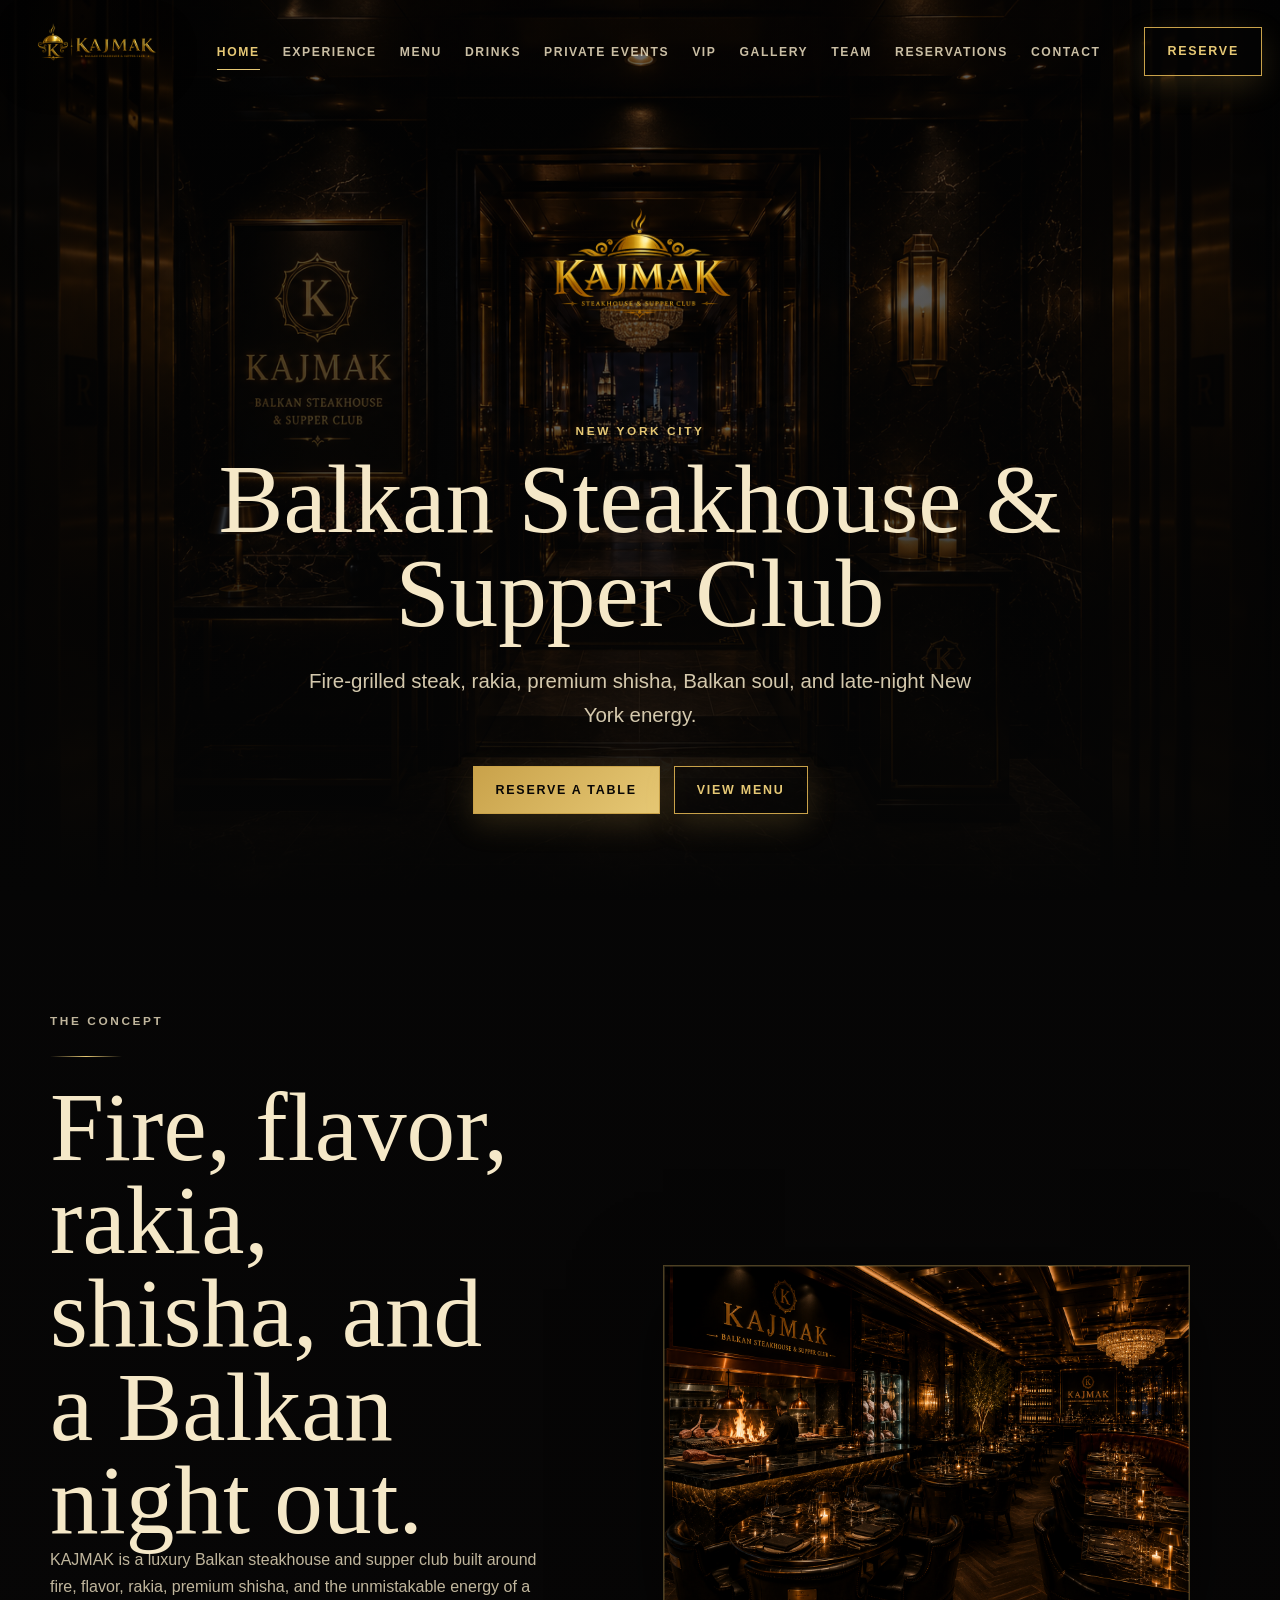
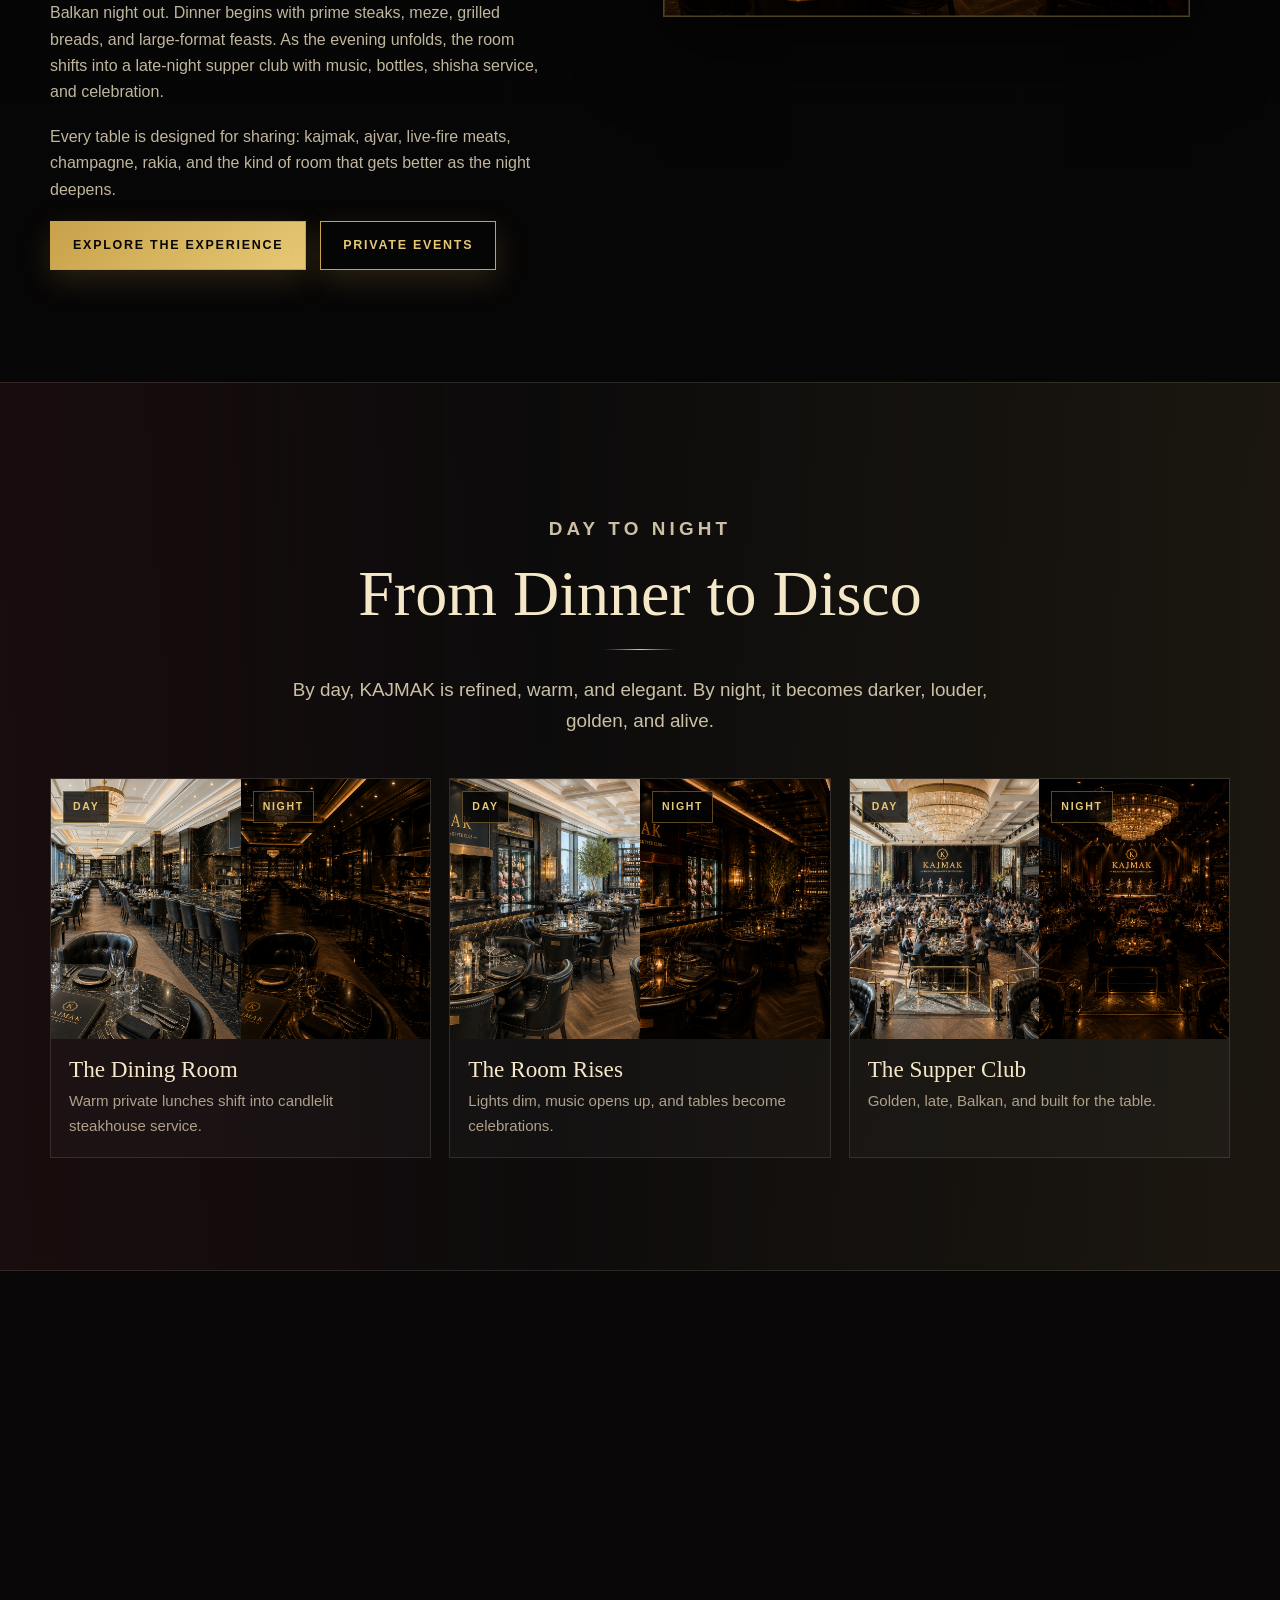
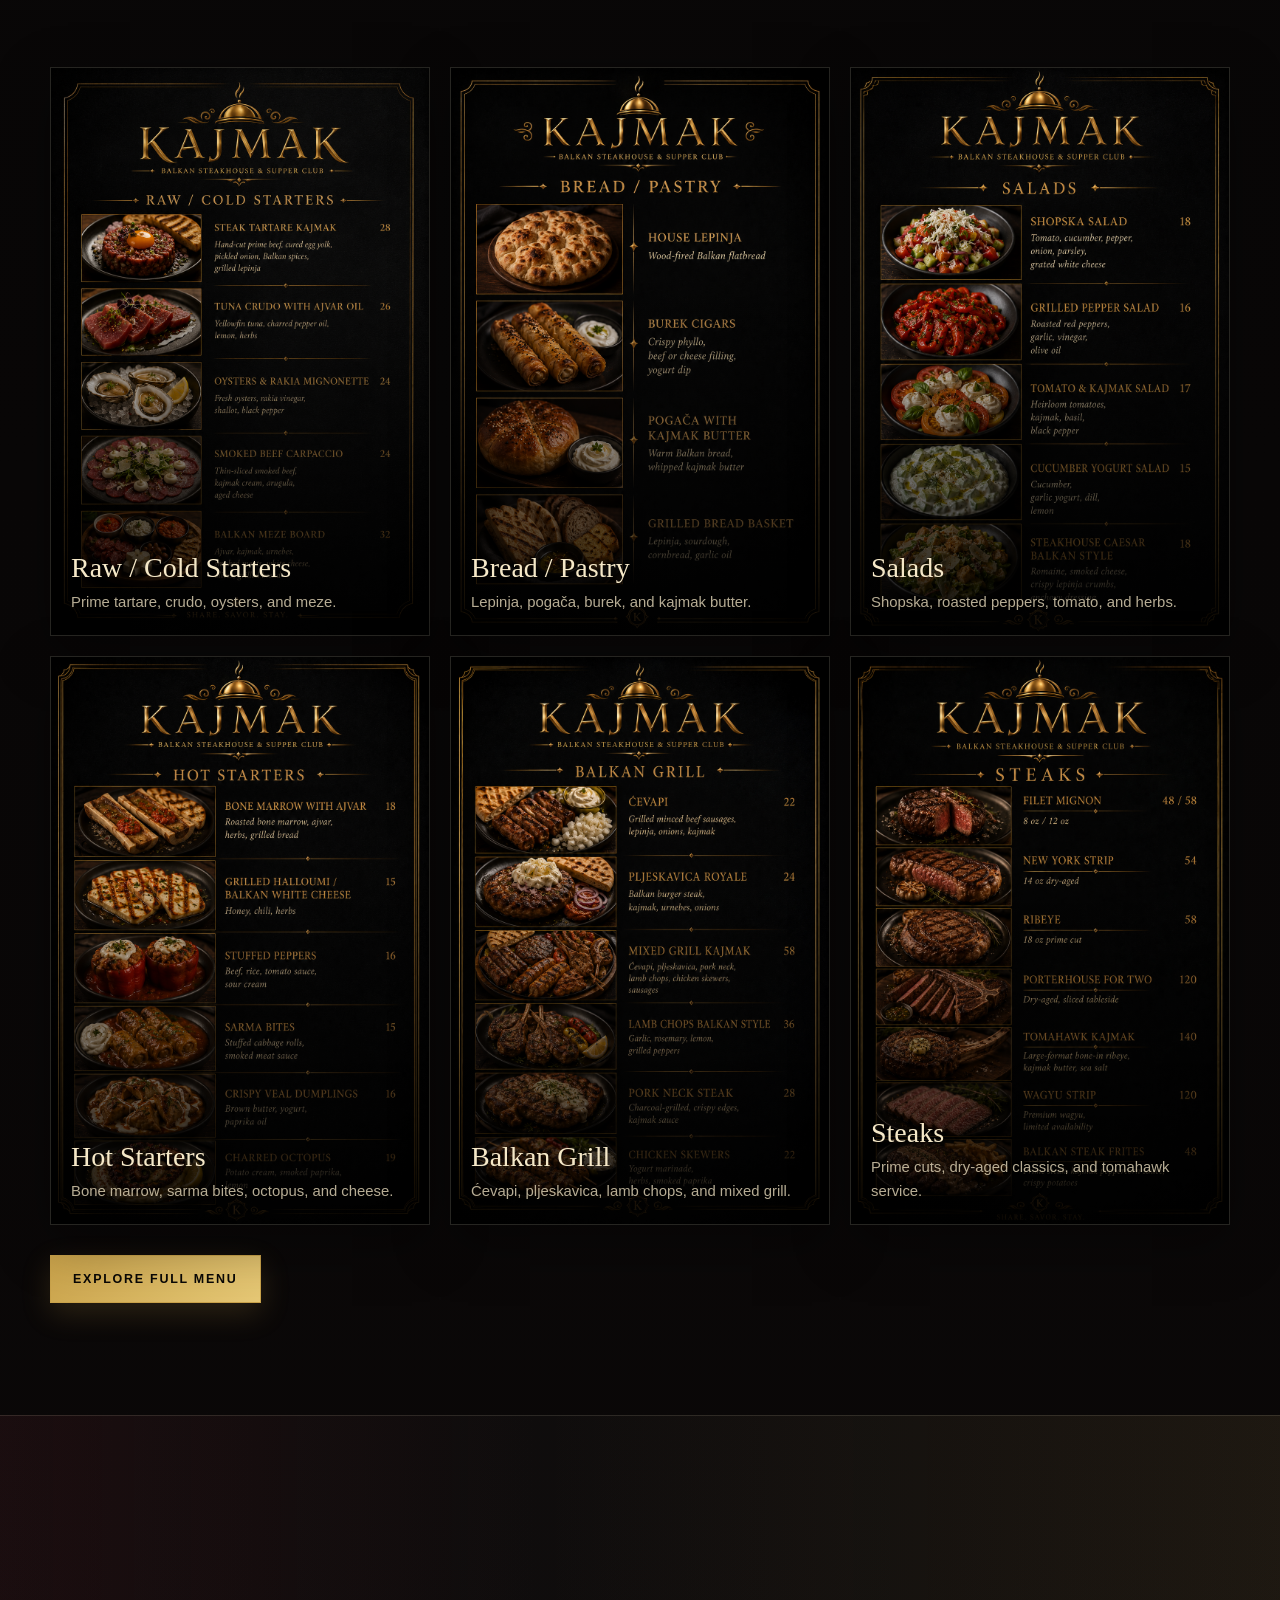
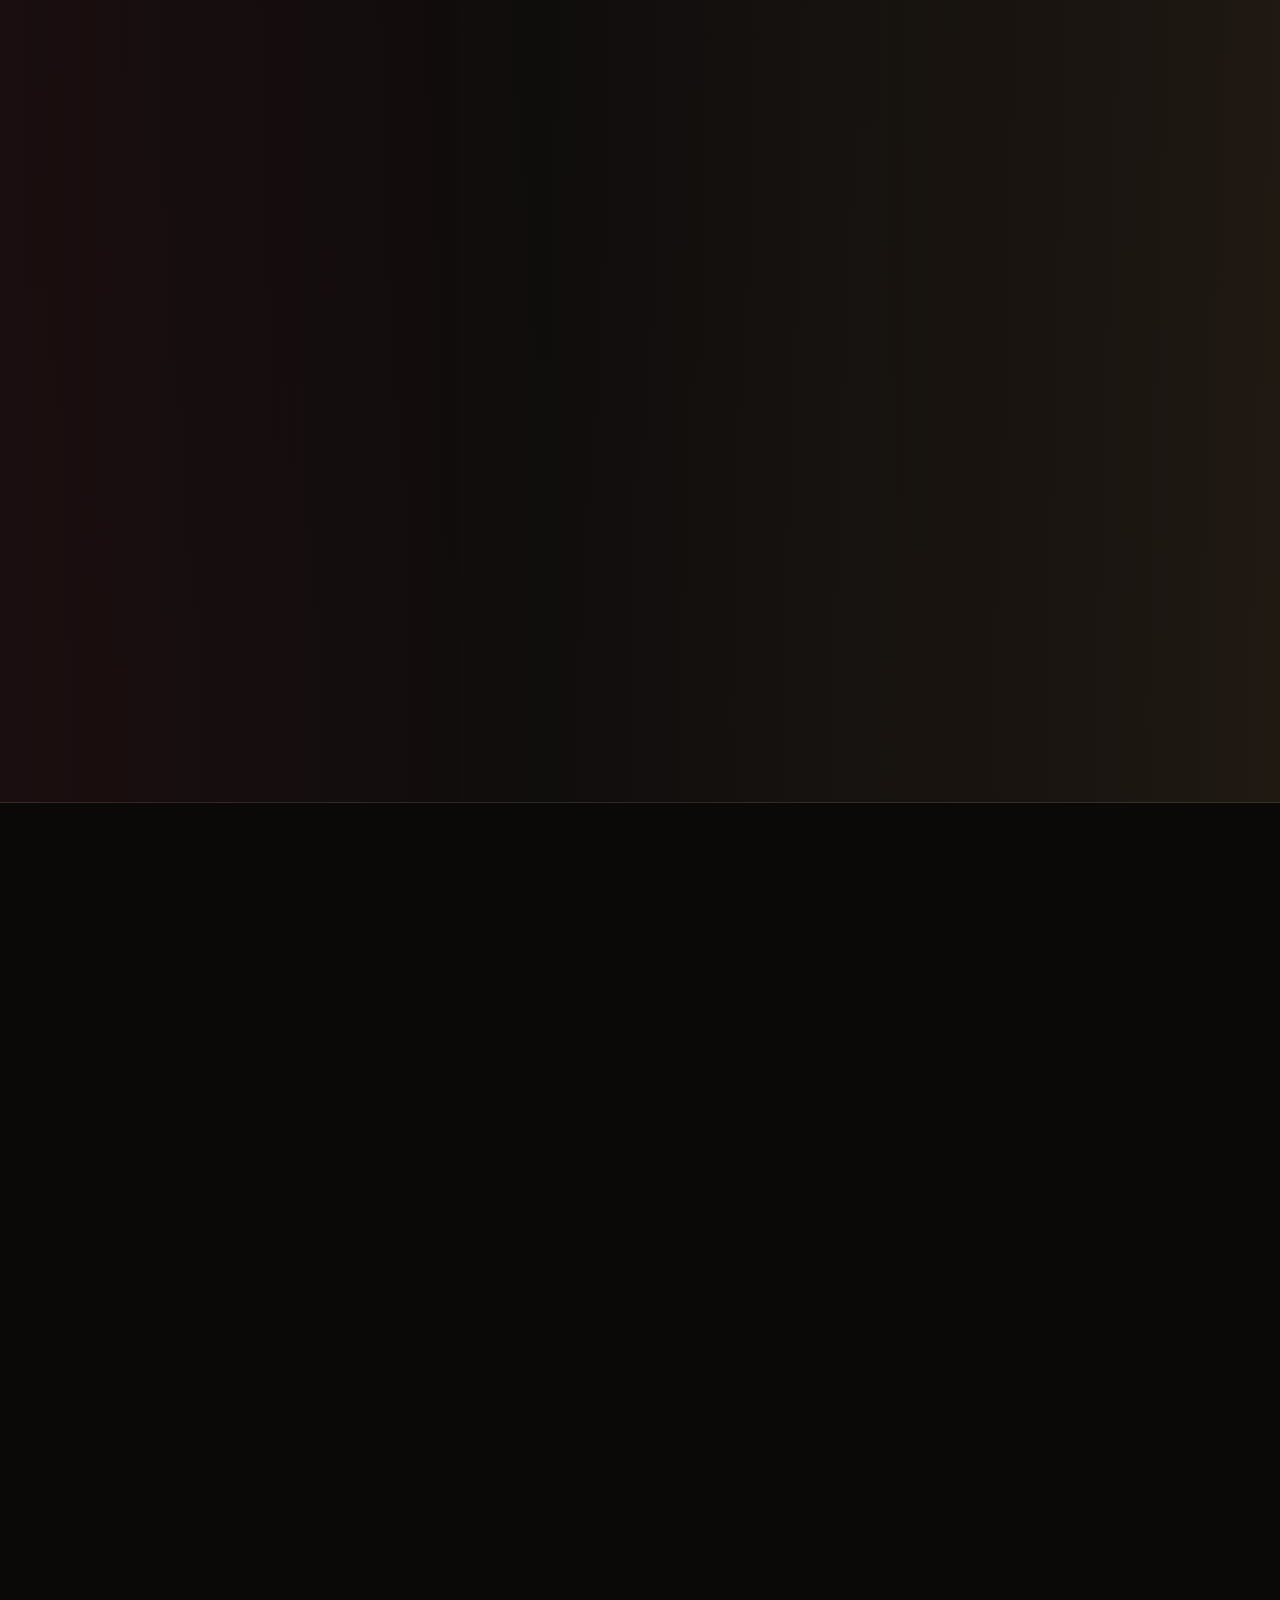
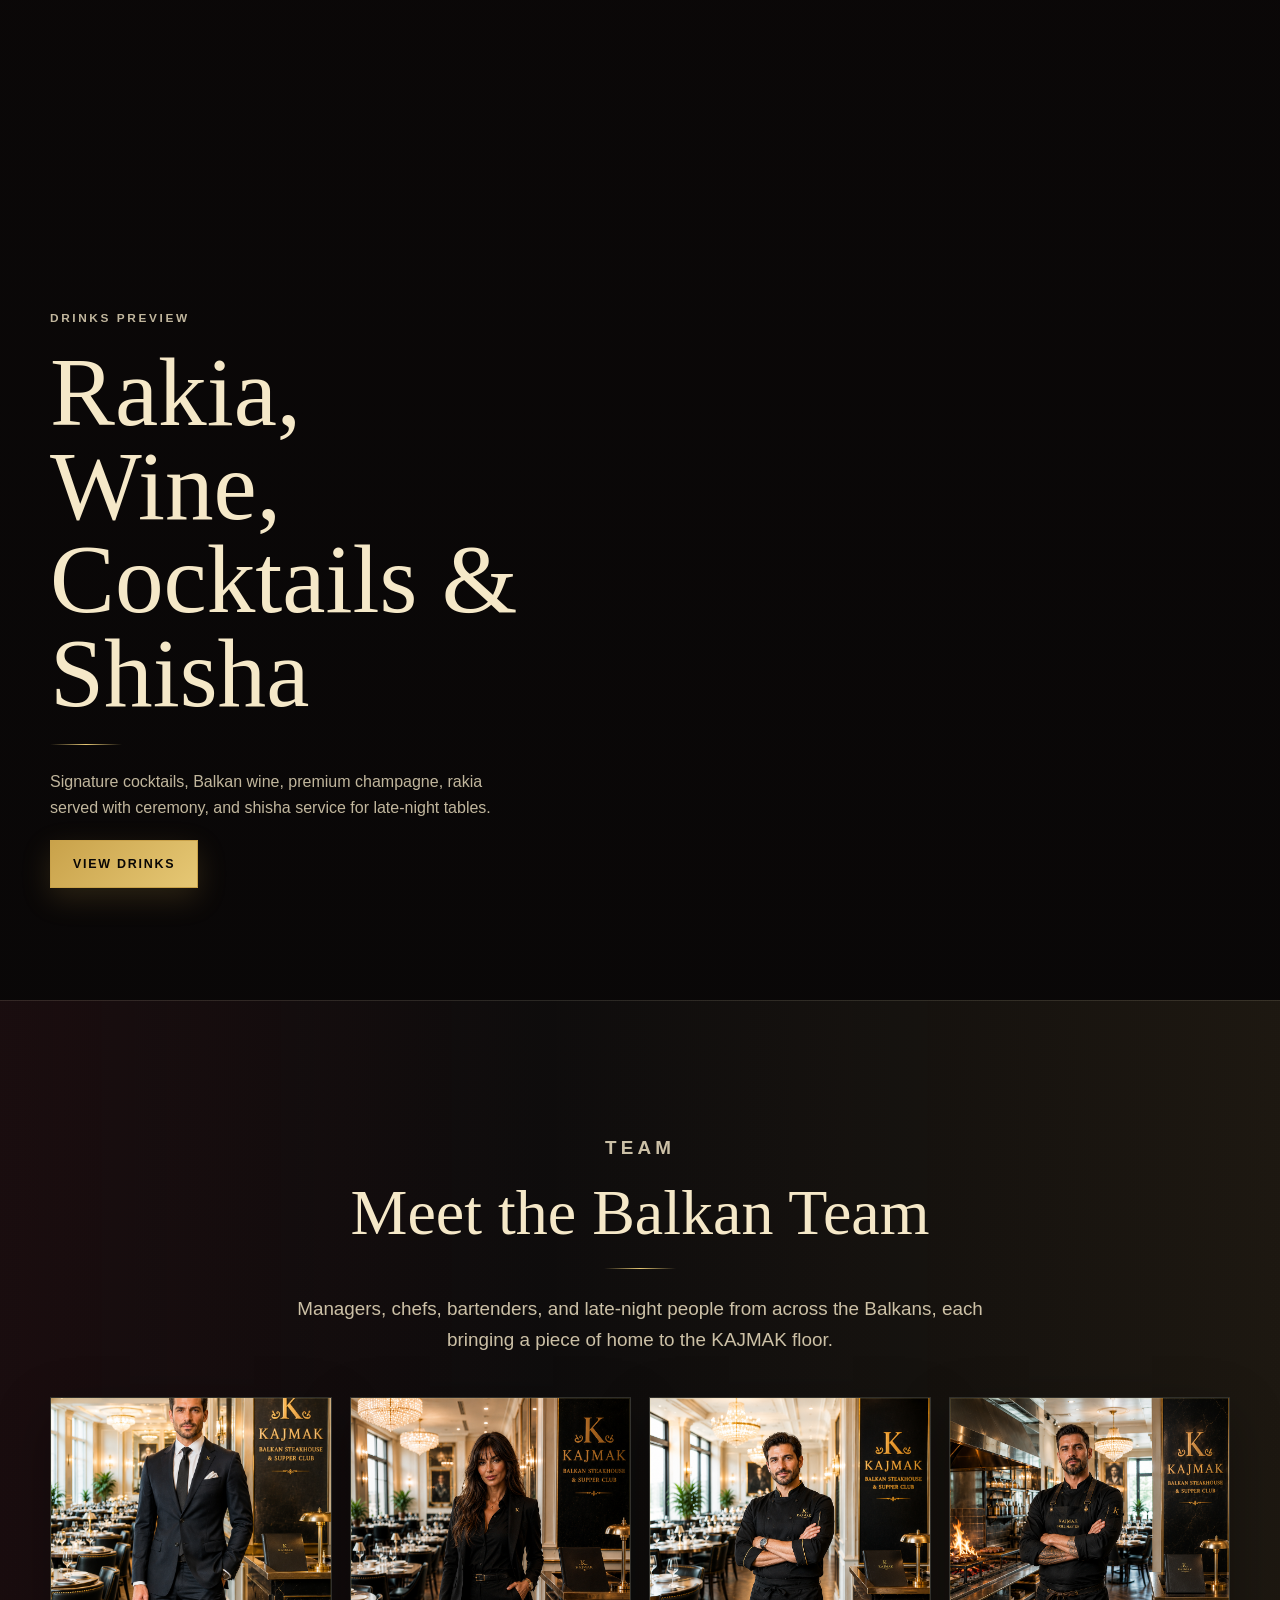
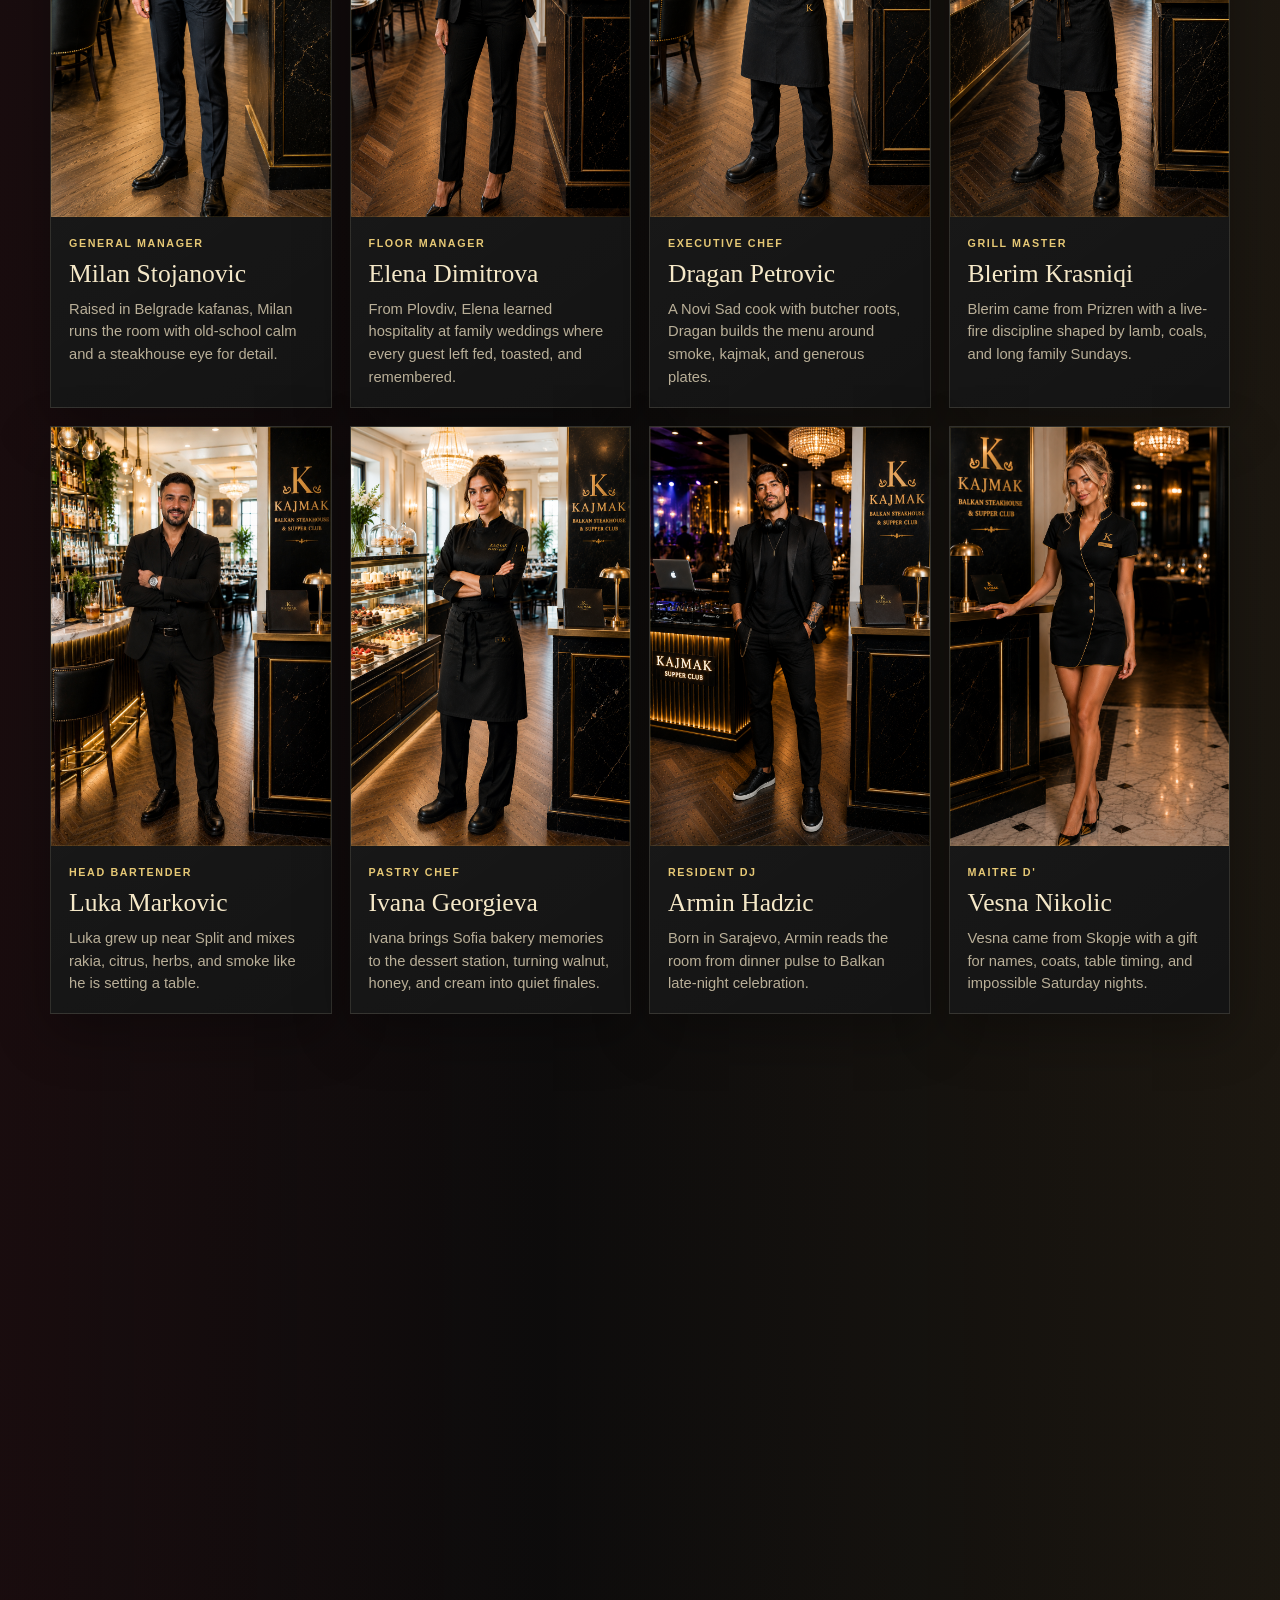
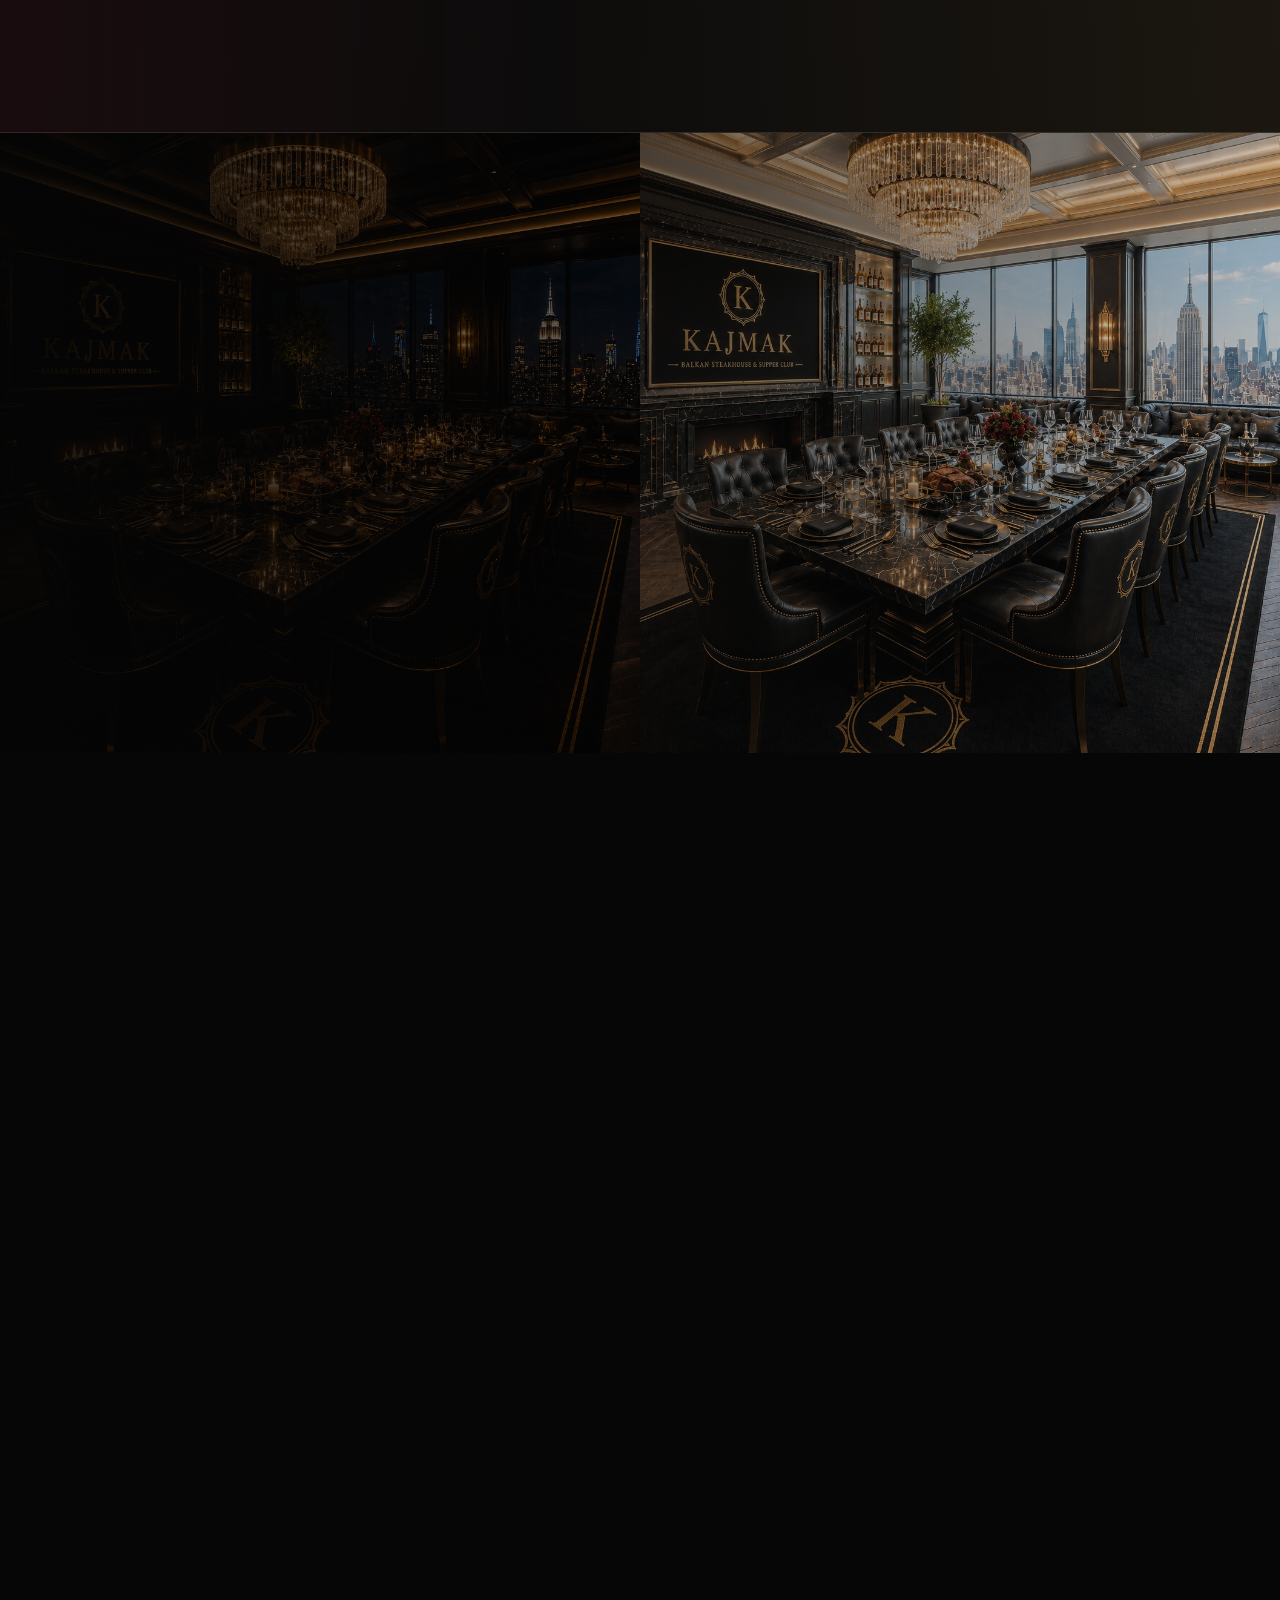
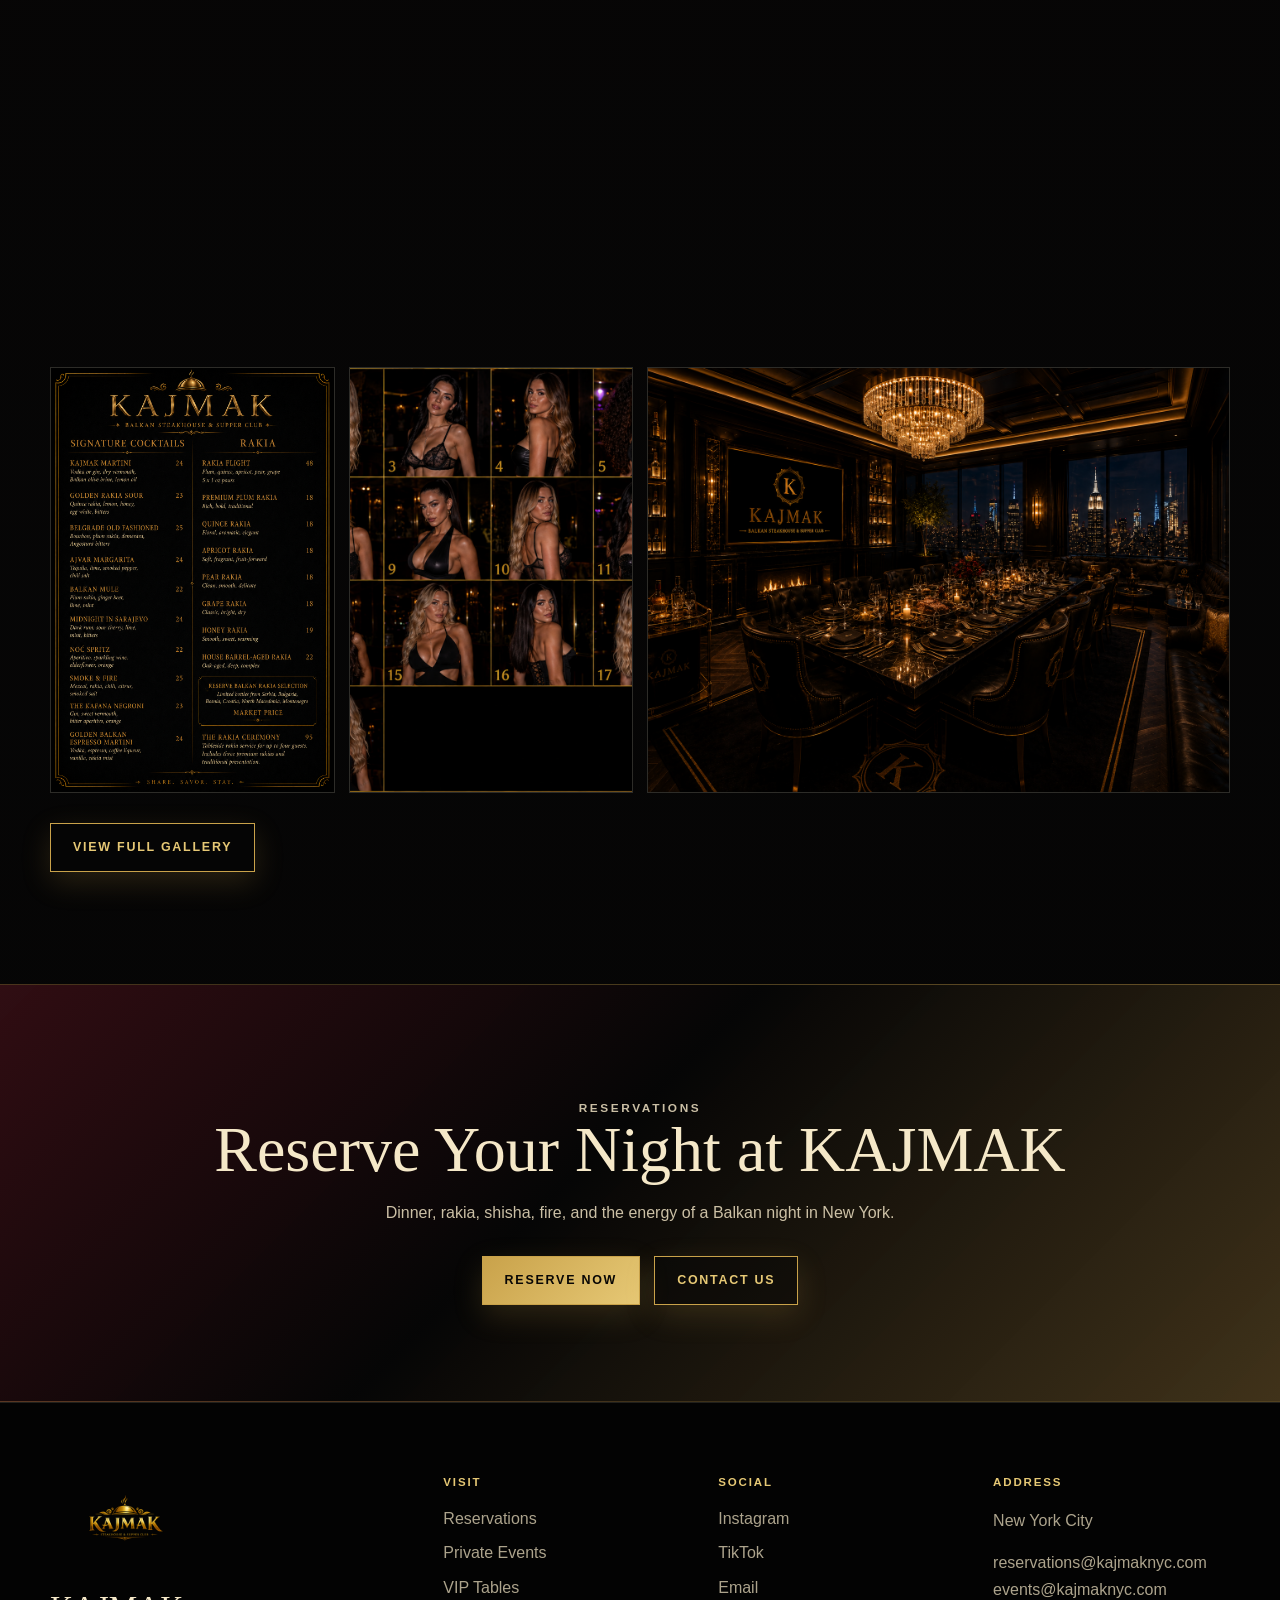
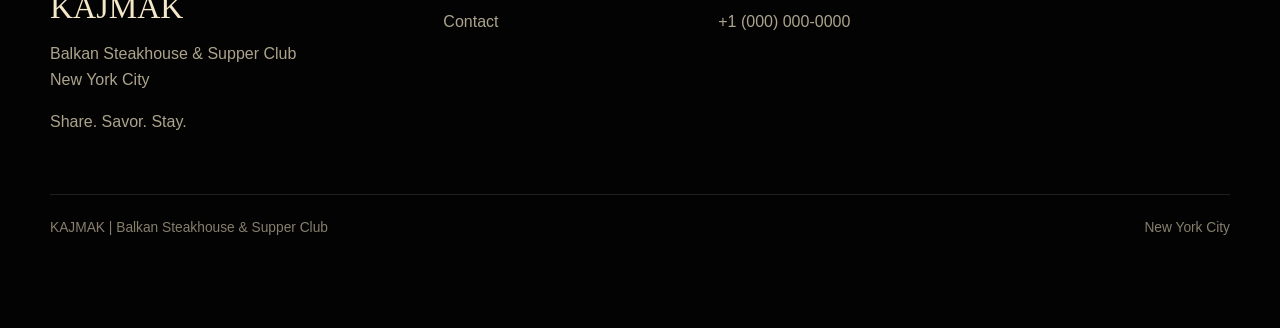
<file: index.html>
<!doctype html>
<html lang="en">
  <head>
    <meta charset="utf-8">
    <meta name="viewport" content="width=device-width, initial-scale=1">
    <title>KAJMAK | Balkan Steakhouse &amp; Supper Club NYC</title>
    <meta name="description" content="KAJMAK is a luxury Balkan steakhouse and supper club in New York City, featuring fire-grilled steaks, Balkan cuisine, rakia, cocktails, shisha, private events, and late-night energy.">
    <link rel="icon" type="image/png" href="./images/icon.png">
    <link rel="stylesheet" href="./assets/css/styles.css">
  </head>
  <body>
    <a class="skip-link" href="#main">Skip to content</a>
    <div class="site-shell">
      <header class="nav" data-nav>
        <div class="nav-inner">
          <a class="brand" href="./" aria-label="KAJMAK home">
            <img src="./images/horizontal_logo.png" alt="KAJMAK" width="1536" height="1024">
          </a>
          <nav class="nav-links" data-nav-links aria-label="Main navigation">
            <a class="nav-link" href="./" aria-current="page">Home</a>
            <a class="nav-link" href="./experience/">Experience</a>
            <a class="nav-link" href="./menu/">Menu</a>
            <a class="nav-link" href="./drinks/">Drinks</a>
            <a class="nav-link" href="./private-events/">Private Events</a>
            <a class="nav-link" href="./vip/">VIP</a>
            <a class="nav-link" href="./gallery/">Gallery</a>
            <a class="nav-link" href="./#team">Team</a>
            <a class="nav-link" href="./reservations/">Reservations</a>
            <a class="nav-link" href="./contact/">Contact</a>
          </nav>
          <div class="nav-actions">
            <a class="btn secondary" href="./reservations/">Reserve</a>
          </div>
          <button class="menu-toggle" type="button" aria-label="Open menu" aria-expanded="false" data-menu-toggle>
            <span></span>
          </button>
        </div>
      </header>

      <main id="main">
        <section class="hero">
          <img class="hero-media" src="./images/entrance.png" alt="The entrance of KAJMAK at night" width="1536" height="1024" fetchpriority="high">
          <div class="hero-content">
            <img class="hero-logo" src="./images/logo.png" alt="KAJMAK" width="1536" height="1024">
            <p class="eyebrow">New York City</p>
            <h1 class="hero-title">Balkan Steakhouse &amp; Supper Club</h1>
            <p class="hero-subtitle">Fire-grilled steak, rakia, premium shisha, Balkan soul, and late-night New York energy.</p>
            <div class="button-row">
              <a class="btn" href="./reservations/">Reserve a Table</a>
              <a class="btn secondary" href="./menu/">View Menu</a>
            </div>
          </div>
        </section>

        <section class="section">
          <div class="container two-column">
            <div class="text-block reveal">
              <p class="section-kicker">The Concept</p>
              <div class="gold-divider"></div>
              <h2 class="hero-title">Fire, flavor, rakia, shisha, and a Balkan night out.</h2>
              <p>KAJMAK is a luxury Balkan steakhouse and supper club built around fire, flavor, rakia, premium shisha, and the unmistakable energy of a Balkan night out. Dinner begins with prime steaks, meze, grilled breads, and large-format feasts. As the evening unfolds, the room shifts into a late-night supper club with music, bottles, shisha service, and celebration.</p>
              <p>Every table is designed for sharing: kajmak, ajvar, live-fire meats, champagne, rakia, and the kind of room that gets better as the night deepens.</p>
              <div class="button-row">
                <a class="btn" href="./experience/">Explore the Experience</a>
                <a class="btn secondary" href="./private-events/">Private Events</a>
              </div>
            </div>
            <figure class="feature-image reveal">
              <img src="./images/interior2.png" alt="A dark and luxurious KAJMAK dining room" width="1536" height="1024" loading="lazy">
            </figure>
          </div>
        </section>

        <section class="section band">
          <div class="container">
            <div class="section-header center reveal">
              <p class="section-kicker">Day to Night</p>
              <h2>From Dinner to Disco</h2>
              <div class="gold-divider"></div>
              <p>By day, KAJMAK is refined, warm, and elegant. By night, it becomes darker, louder, golden, and alive.</p>
            </div>
            <div class="image-pair-grid">
              <article class="day-night-card reveal">
                <div class="pair">
                  <figure><span class="tag">Day</span><img src="./images/interior1_d.png" alt="KAJMAK dining room during the day" width="1536" height="1024" loading="lazy"></figure>
                  <figure><span class="tag">Night</span><img src="./images/interior1.png" alt="KAJMAK dining room at night" width="1536" height="1024" loading="lazy"></figure>
                </div>
                <div class="caption"><h3>The Dining Room</h3><p>Warm private lunches shift into candlelit steakhouse service.</p></div>
              </article>
              <article class="day-night-card reveal">
                <div class="pair">
                  <figure><span class="tag">Day</span><img src="./images/interior2_d.png" alt="KAJMAK lounge during the day" width="1536" height="1024" loading="lazy"></figure>
                  <figure><span class="tag">Night</span><img src="./images/interior2.png" alt="KAJMAK lounge at night" width="1536" height="1024" loading="lazy"></figure>
                </div>
                <div class="caption"><h3>The Room Rises</h3><p>Lights dim, music opens up, and tables become celebrations.</p></div>
              </article>
              <article class="day-night-card reveal">
                <div class="pair">
                  <figure><span class="tag">Day</span><img src="./images/interior3_d.png" alt="KAJMAK event space during the day" width="1536" height="1024" loading="lazy"></figure>
                  <figure><span class="tag">Night</span><img src="./images/interior3.png" alt="KAJMAK event space at night" width="1536" height="1024" loading="lazy"></figure>
                </div>
                <div class="caption"><h3>The Supper Club</h3><p>Golden, late, Balkan, and built for the table.</p></div>
              </article>
            </div>
          </div>
        </section>

        <section class="section">
          <div class="container">
            <div class="section-header reveal">
              <p class="section-kicker">Food Preview</p>
              <h2>The Menu</h2>
              <div class="gold-divider"></div>
              <p>Balkan classics, prime steaks, live-fire cooking, and generous plates made for the table.</p>
            </div>
            <div class="card-grid">
              <a class="image-card reveal" href="./menu/"><img src="./images/menu1.png" alt="Raw and cold starters from KAJMAK" width="1024" height="1536" loading="lazy"><span class="image-card-content"><h3>Raw / Cold Starters</h3><p>Prime tartare, crudo, oysters, and meze.</p></span></a>
              <a class="image-card reveal" href="./menu/"><img src="./images/menu2.png" alt="Balkan bread and pastry dishes" width="1024" height="1536" loading="lazy"><span class="image-card-content"><h3>Bread / Pastry</h3><p>Lepinja, pogača, burek, and kajmak butter.</p></span></a>
              <a class="image-card reveal" href="./menu/"><img src="./images/menu3.png" alt="KAJMAK salads" width="1024" height="1536" loading="lazy"><span class="image-card-content"><h3>Salads</h3><p>Shopska, roasted peppers, tomato, and herbs.</p></span></a>
              <a class="image-card reveal" href="./menu/"><img src="./images/menu4.png" alt="Hot starters at KAJMAK" width="1024" height="1536" loading="lazy"><span class="image-card-content"><h3>Hot Starters</h3><p>Bone marrow, sarma bites, octopus, and cheese.</p></span></a>
              <a class="image-card reveal" href="./menu/"><img src="./images/menu5.png" alt="Balkan grill dishes at KAJMAK" width="1024" height="1536" loading="lazy"><span class="image-card-content"><h3>Balkan Grill</h3><p>Ćevapi, pljeskavica, lamb chops, and mixed grill.</p></span></a>
              <a class="image-card reveal" href="./menu/"><img src="./images/menu6.png" alt="Premium steak selections at KAJMAK" width="1024" height="1536" loading="lazy"><span class="image-card-content"><h3>Steaks</h3><p>Prime cuts, dry-aged classics, and tomahawk service.</p></span></a>
            </div>
            <div class="button-row mt-30"><a class="btn" href="./menu/">Explore Full Menu</a></div>
          </div>
        </section>

        <section class="section band">
          <div class="container">
            <div class="section-header center reveal">
              <p class="section-kicker">Signature Experiences</p>
              <h2>Built for moments.</h2>
              <div class="gold-divider"></div>
              <p>KAJMAK is built for moments: tableside carving, fire presentations, rakia flights, premium shisha, champagne, birthdays, private dinners, and late-night celebration.</p>
            </div>
            <div class="experience-grid">
              <article class="experience-card reveal"><div class="number">01</div><h3>Tomahawk Ceremony</h3><p>Large-format bone-in ribeye carved tableside with kajmak butter and fire.</p></article>
              <article class="experience-card reveal"><div class="number">02</div><h3>Rakia Ceremony</h3><p>A curated flight of Balkan spirits served as a ritual for the table.</p></article>
              <article class="experience-card reveal"><div class="number">03</div><h3>Balkan Feast for Four</h3><p>Mixed grill, sarma, shopska, ajvar, kajmak, lepinja, and potatoes.</p></article>
              <article class="experience-card reveal"><div class="number">04</div><h3>Premium Shisha</h3><p>Late-night shisha service for VIP tables, private events, and supper club evenings.</p></article>
              <article class="experience-card reveal"><div class="number">05</div><h3>VIP Bottle Service</h3><p>Private tables, champagne, premium spirits, and a dedicated host.</p></article>
              <article class="experience-card reveal"><div class="number">06</div><h3>Late-Night Supper Club</h3><p>The music rises and the steakhouse becomes a Balkan celebration.</p></article>
            </div>
          </div>
        </section>

        <section class="section">
          <div class="container shisha-showcase">
            <div class="text-block reveal">
              <p class="section-kicker">Shisha Service</p>
              <h2 class="hero-title">Premium shisha, prepared for the table.</h2>
              <div class="gold-divider"></div>
              <p>The shisha ritual is part of the late-night KAJMAK rhythm: smooth pulls, polished table service, Balkan music, and a room built for staying after dinner.</p>
              <p>Choose classic, fruit, mint, and reserve blends for VIP tables, birthday nights, private events, and supper club evenings.</p>
              <div class="button-row"><a class="btn" href="./drinks/">View Drinks &amp; Shisha</a></div>
            </div>
            <div class="shisha-art-grid">
              <a class="shisha-card reveal" href="./images/shisha/shisha1.png" data-lightbox data-caption="Premium shisha service at KAJMAK">
                <img src="./images/shisha/shisha1.png" alt="Premium shisha service at KAJMAK" width="1024" height="1536" loading="lazy">
                <span class="shisha-card-content"><h3>Gold Service</h3><p>Clean, polished, and ready for the first round after dinner.</p></span>
              </a>
              <a class="shisha-card reveal" href="./images/shisha/shisha2.png" data-lightbox data-caption="Late-night shisha setup at KAJMAK">
                <img src="./images/shisha/shisha2.png" alt="Late-night shisha setup at KAJMAK" width="1122" height="1402" loading="lazy">
                <span class="shisha-card-content"><h3>Late Table</h3><p>Built for bottles, rakia, birthdays, and the supper club mood.</p></span>
              </a>
            </div>
          </div>
        </section>

        <section class="section">
          <div class="container drinks-preview">
            <div class="text-block reveal">
              <p class="section-kicker">Drinks Preview</p>
              <h2 class="hero-title">Rakia, Wine, Cocktails &amp; Shisha</h2>
              <div class="gold-divider"></div>
              <p>Signature cocktails, Balkan wine, premium champagne, rakia served with ceremony, and shisha service for late-night tables.</p>
              <div class="button-row"><a class="btn" href="./drinks/">View Drinks</a></div>
            </div>
            <div class="menu-page-preview">
              <a class="menu-thumb reveal" href="./images/menu12.png" data-lightbox data-caption="Signature Cocktails and Rakia"><img src="./images/menu12.png" alt="Signature cocktails and rakia menu page" width="1024" height="1536" loading="lazy"><span>Cocktails &amp; Rakia</span></a>
              <a class="menu-thumb reveal" href="./images/menu13.png" data-lightbox data-caption="Balkan Wine and Steakhouse Reds"><img src="./images/menu13.png" alt="Balkan wine and steakhouse reds menu page" width="1024" height="1536" loading="lazy"><span>Wine</span></a>
              <a class="menu-thumb reveal" href="./images/menu14.png" data-lightbox data-caption="Champagne and Bottle Service"><img src="./images/menu14.png" alt="Champagne and bottle service menu page" width="1024" height="1536" loading="lazy"><span>Bottles</span></a>
              <a class="menu-thumb reveal" href="./images/menu15.png" data-lightbox data-caption="After Dinner and Zero Proof"><img src="./images/menu15.png" alt="After dinner and zero proof drinks menu page" width="1024" height="1536" loading="lazy"><span>After Dinner</span></a>
            </div>
          </div>
        </section>

        <section class="section band" id="team">
          <div class="container">
            <div class="section-header center reveal">
              <p class="section-kicker">Team</p>
              <h2>Meet the Balkan Team</h2>
              <div class="gold-divider"></div>
              <p>Managers, chefs, bartenders, and late-night people from across the Balkans, each bringing a piece of home to the KAJMAK floor.</p>
            </div>
            <div class="team-grid">
              <article class="team-card reveal">
                <a class="team-photo" href="./images/team/GM.png" data-lightbox data-caption="Milan Stojanovic, General Manager"><img src="./images/team/GM.png" alt="Milan Stojanovic, KAJMAK general manager" width="916" height="1717" loading="lazy"></a>
                <div class="team-copy"><p class="team-role">General Manager</p><h3>Milan Stojanovic</h3><p>Raised in Belgrade kafanas, Milan runs the room with old-school calm and a steakhouse eye for detail.</p></div>
              </article>
              <article class="team-card reveal">
                <a class="team-photo" href="./images/team/Manager.png" data-lightbox data-caption="Elena Dimitrova, Floor Manager"><img src="./images/team/Manager.png" alt="Elena Dimitrova, KAJMAK floor manager" width="1023" height="1537" loading="lazy"></a>
                <div class="team-copy"><p class="team-role">Floor Manager</p><h3>Elena Dimitrova</h3><p>From Plovdiv, Elena learned hospitality at family weddings where every guest left fed, toasted, and remembered.</p></div>
              </article>
              <article class="team-card reveal">
                <a class="team-photo" href="./images/team/chef.png" data-lightbox data-caption="Dragan Petrovic, Executive Chef"><img src="./images/team/chef.png" alt="Dragan Petrovic, KAJMAK executive chef" width="1023" height="1537" loading="lazy"></a>
                <div class="team-copy"><p class="team-role">Executive Chef</p><h3>Dragan Petrovic</h3><p>A Novi Sad cook with butcher roots, Dragan builds the menu around smoke, kajmak, and generous plates.</p></div>
              </article>
              <article class="team-card reveal">
                <a class="team-photo" href="./images/team/GrillMaster.png" data-lightbox data-caption="Blerim Krasniqi, Grill Master"><img src="./images/team/GrillMaster.png" alt="Blerim Krasniqi, KAJMAK grill master" width="1023" height="1537" loading="lazy"></a>
                <div class="team-copy"><p class="team-role">Grill Master</p><h3>Blerim Krasniqi</h3><p>Blerim came from Prizren with a live-fire discipline shaped by lamb, coals, and long family Sundays.</p></div>
              </article>
              <article class="team-card reveal">
                <a class="team-photo" href="./images/team/HeadBartender.png" data-lightbox data-caption="Luka Markovic, Head Bartender"><img src="./images/team/HeadBartender.png" alt="Luka Markovic, KAJMAK head bartender" width="1023" height="1537" loading="lazy"></a>
                <div class="team-copy"><p class="team-role">Head Bartender</p><h3>Luka Markovic</h3><p>Luka grew up near Split and mixes rakia, citrus, herbs, and smoke like he is setting a table.</p></div>
              </article>
              <article class="team-card reveal">
                <a class="team-photo" href="./images/team/PastryChef.png" data-lightbox data-caption="Ivana Georgieva, Pastry Chef"><img src="./images/team/PastryChef.png" alt="Ivana Georgieva, KAJMAK pastry chef" width="1023" height="1537" loading="lazy"></a>
                <div class="team-copy"><p class="team-role">Pastry Chef</p><h3>Ivana Georgieva</h3><p>Ivana brings Sofia bakery memories to the dessert station, turning walnut, honey, and cream into quiet finales.</p></div>
              </article>
              <article class="team-card reveal">
                <a class="team-photo" href="./images/team/DJ.png" data-lightbox data-caption="Armin Hadzic, Resident DJ"><img src="./images/team/DJ.png" alt="Armin Hadzic, KAJMAK resident DJ" width="1024" height="1536" loading="lazy"></a>
                <div class="team-copy"><p class="team-role">Resident DJ</p><h3>Armin Hadzic</h3><p>Born in Sarajevo, Armin reads the room from dinner pulse to Balkan late-night celebration.</p></div>
              </article>
              <article class="team-card reveal">
                <a class="team-photo" href="./images/team/maitre-d-1.png" data-lightbox data-caption="Vesna Nikolic, Maitre d'"><img src="./images/team/maitre-d-1.png" alt="Vesna Nikolic, KAJMAK maitre d" width="1023" height="1537" loading="lazy"></a>
                <div class="team-copy"><p class="team-role">Maitre d'</p><h3>Vesna Nikolic</h3><p>Vesna came from Skopje with a gift for names, coats, table timing, and impossible Saturday nights.</p></div>
              </article>
              <article class="team-card reveal">
                <a class="team-photo" href="./images/team/maitre-d-2.png" data-lightbox data-caption="Ana Barisic, Maitre d'"><img src="./images/team/maitre-d-2.png" alt="Ana Barisic, KAJMAK maitre d" width="1023" height="1537" loading="lazy"></a>
                <div class="team-copy"><p class="team-role">Maitre d'</p><h3>Ana Barisic</h3><p>Ana's Zagreb polish shows in every greeting, from first-time diners to the regulars who arrive late.</p></div>
              </article>
            </div>
          </div>
        </section>

        <section class="split-banner">
          <div class="split-banner-media" aria-hidden="true">
            <img src="./images/vip.png" alt="" width="1536" height="1024" loading="lazy">
            <img src="./images/vip_d.png" alt="" width="1536" height="1024" loading="lazy">
          </div>
          <div class="split-banner-content reveal">
            <p class="section-kicker">Private Events / VIP</p>
            <h2 class="hero-title">Private Events &amp; VIP Tables</h2>
            <div class="gold-divider"></div>
            <p>From intimate dinners to full-room celebrations, KAJMAK offers private dining, birthday packages, bottle service, shisha service, corporate events, and Balkan-style feasts made for unforgettable nights.</p>
            <div class="button-row">
              <a class="btn" href="./private-events/">Inquire for Events</a>
              <a class="btn secondary" href="./vip/">VIP Tables</a>
            </div>
          </div>
        </section>

        <section class="section">
          <div class="container">
            <div class="section-header center reveal">
              <p class="section-kicker">Gallery</p>
              <h2>The Room, the Fire, the Night</h2>
              <div class="gold-divider"></div>
            </div>
            <div class="gallery-grid">
              <a class="gallery-item wide reveal" href="./images/entrance.png" data-lightbox data-caption="KAJMAK entrance"><img src="./images/entrance.png" alt="KAJMAK entrance" width="1536" height="1024" loading="lazy"><span class="gallery-label">Entrance</span></a>
              <a class="gallery-item reveal" href="./images/interior1.png" data-lightbox data-caption="Night dining room"><img src="./images/interior1.png" alt="Night dining room" width="1536" height="1024" loading="lazy"><span class="gallery-label">Dining Room</span></a>
              <a class="gallery-item reveal" href="./images/interior2.png" data-lightbox data-caption="Night lounge"><img src="./images/interior2.png" alt="Night lounge" width="1536" height="1024" loading="lazy"><span class="gallery-label">Lounge</span></a>
              <a class="gallery-item wide reveal" href="./images/interior3.png" data-lightbox data-caption="Supper club room"><img src="./images/interior3.png" alt="Supper club room" width="1536" height="1024" loading="lazy"><span class="gallery-label">Supper Club</span></a>
              <a class="gallery-item reveal" href="./images/menu5.png" data-lightbox data-caption="Balkan grill"><img src="./images/menu5.png" alt="Balkan grill" width="1024" height="1536" loading="lazy"><span class="gallery-label">Grill</span></a>
              <a class="gallery-item reveal" href="./images/menu6.png" data-lightbox data-caption="Steaks"><img src="./images/menu6.png" alt="Steaks" width="1024" height="1536" loading="lazy"><span class="gallery-label">Steaks</span></a>
              <a class="gallery-item reveal" href="./images/menu12.png" data-lightbox data-caption="Cocktails and rakia"><img src="./images/menu12.png" alt="Cocktails and rakia" width="1024" height="1536" loading="lazy"><span class="gallery-label">Cocktails</span></a>
              <a class="gallery-item reveal" href="./images/dancers.png" data-lightbox data-caption="KAJMAK dancers"><img src="./images/dancers.png" alt="Dancers performing at KAJMAK supper club" width="1536" height="1024" loading="lazy"><span class="gallery-label">Dancers</span></a>
              <a class="gallery-item wide reveal" href="./images/vip.png" data-lightbox data-caption="VIP supper club"><img src="./images/vip.png" alt="VIP supper club at night" width="1536" height="1024" loading="lazy"><span class="gallery-label">VIP Night</span></a>
            </div>
            <div class="button-row mt-30"><a class="btn secondary" href="./gallery/">View Full Gallery</a></div>
          </div>
        </section>

        <section class="cta-section">
          <div class="cta-inner reveal">
            <p class="section-kicker">Reservations</p>
            <h2>Reserve Your Night at KAJMAK</h2>
            <p>Dinner, rakia, shisha, fire, and the energy of a Balkan night in New York.</p>
            <div class="button-row">
              <a class="btn" href="./reservations/">Reserve Now</a>
              <a class="btn secondary" href="./contact/">Contact Us</a>
            </div>
          </div>
        </section>
      </main>

      <footer class="site-footer">
        <div class="container footer-grid">
          <div class="footer-col">
            <img class="footer-logo" src="./images/logo.png" alt="KAJMAK" width="1536" height="1024" loading="lazy">
            <div class="footer-brand">KAJMAK</div>
            <p>Balkan Steakhouse &amp; Supper Club<br>New York City</p>
            <p>Share. Savor. Stay.</p>
          </div>
          <div class="footer-col"><h2>Visit</h2><div class="footer-links"><a href="./reservations/">Reservations</a><a href="./private-events/">Private Events</a><a href="./vip/">VIP Tables</a><a href="./contact/">Contact</a></div></div>
          <div class="footer-col"><h2>Social</h2><div class="footer-links"><a href="https://www.instagram.com/" aria-label="KAJMAK Instagram">Instagram</a><a href="https://www.tiktok.com/" aria-label="KAJMAK TikTok">TikTok</a><a href="mailto:reservations@kajmaknyc.com">Email</a><a href="tel:+10000000000">+1 (000) 000-0000</a></div></div>
          <div class="footer-col"><h2>Address</h2><p>New York City</p><p>reservations@kajmaknyc.com<br>events@kajmaknyc.com</p></div>
        </div>
        <div class="footer-bottom"><span>KAJMAK | Balkan Steakhouse &amp; Supper Club</span><span>New York City</span></div>
      </footer>
    </div>

    <div class="mobile-reserve"><a class="btn" href="./reservations/">Reserve</a></div>
    <div class="lightbox" role="dialog" aria-modal="true" aria-hidden="true" aria-label="Image preview" data-lightbox-modal>
      <div class="lightbox-dialog">
        <button class="lightbox-close" type="button" aria-label="Close image preview" data-lightbox-close>&times;</button>
        <img src="./images/icon.png" alt="" data-lightbox-image>
        <div class="lightbox-caption" data-lightbox-caption></div>
      </div>
    </div>
    <script src="./assets/js/site.js"></script>
  </body>
</html>
</file>
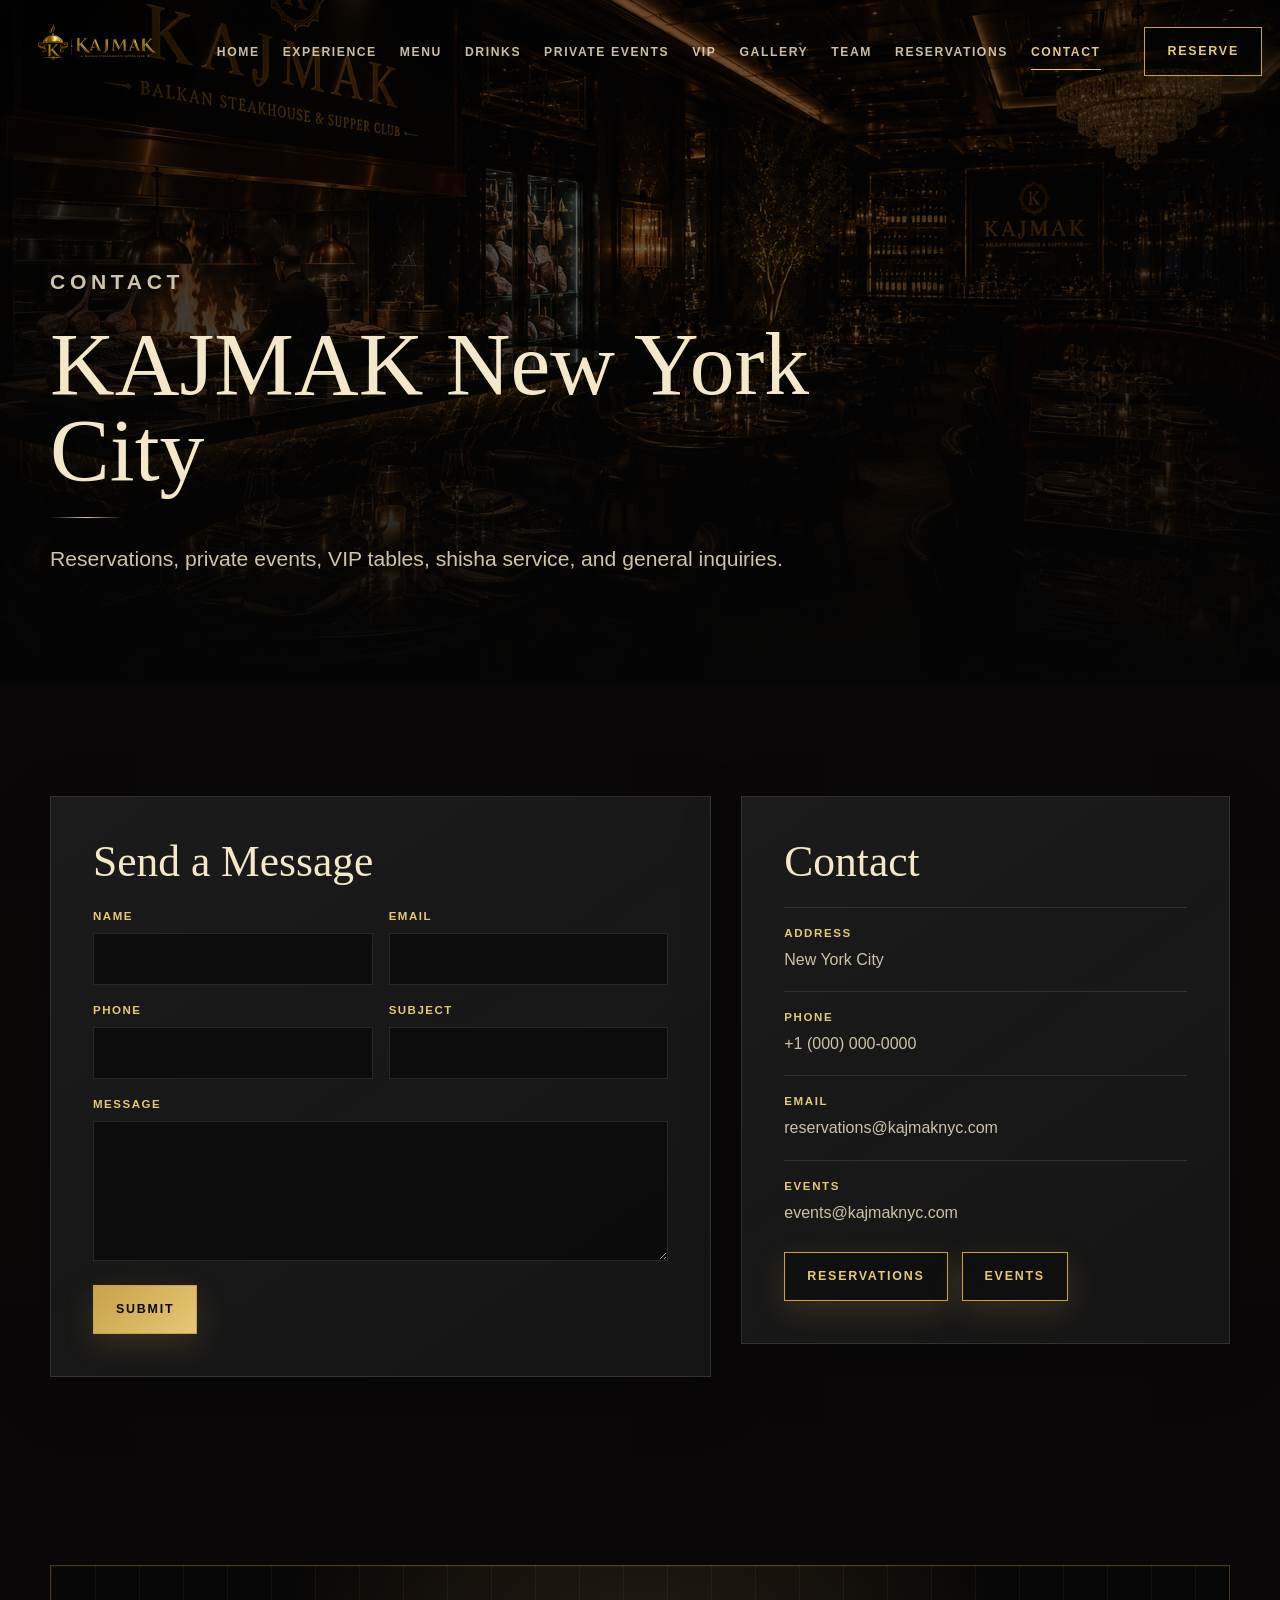
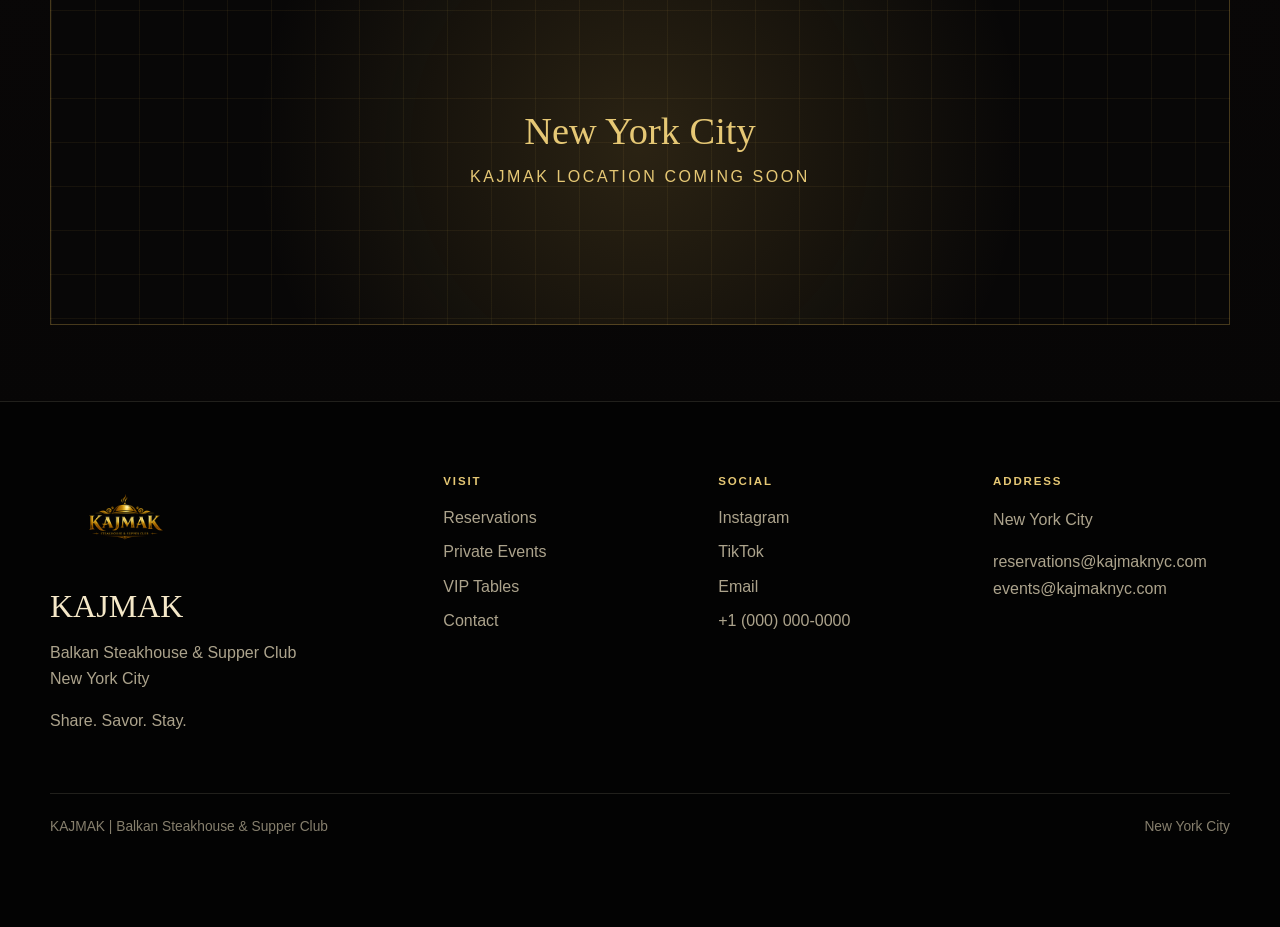
<file: contact/index.html>
<!doctype html>
<html lang="en">
  <head>
    <meta charset="utf-8">
    <meta name="viewport" content="width=device-width, initial-scale=1">
    <title>Contact | KAJMAK Balkan Steakhouse &amp; Supper Club NYC</title>
    <meta name="description" content="KAJMAK is a luxury Balkan steakhouse and supper club in New York City, featuring fire-grilled steaks, Balkan cuisine, rakia, cocktails, shisha, private events, and late-night energy.">
    <link rel="icon" type="image/png" href="../images/icon.png">
    <link rel="stylesheet" href="../assets/css/styles.css">
  </head>
  <body>
    <a class="skip-link" href="#main">Skip to content</a>
    <div class="site-shell">
      <header class="nav" data-nav>
        <div class="nav-inner">
          <a class="brand" href="../" aria-label="KAJMAK home"><img src="../images/horizontal_logo.png" alt="KAJMAK" width="1536" height="1024"></a>
          <nav class="nav-links" data-nav-links aria-label="Main navigation">
            <a class="nav-link" href="../">Home</a>
            <a class="nav-link" href="../experience/">Experience</a>
            <a class="nav-link" href="../menu/">Menu</a>
            <a class="nav-link" href="../drinks/">Drinks</a>
            <a class="nav-link" href="../private-events/">Private Events</a>
            <a class="nav-link" href="../vip/">VIP</a>
            <a class="nav-link" href="../gallery/">Gallery</a>
            <a class="nav-link" href="../#team">Team</a>
            <a class="nav-link" href="../reservations/">Reservations</a>
            <a class="nav-link" href="../contact/" aria-current="page">Contact</a>
          </nav>
          <div class="nav-actions"><a class="btn secondary" href="../reservations/">Reserve</a></div>
          <button class="menu-toggle" type="button" aria-label="Open menu" aria-expanded="false" data-menu-toggle><span></span></button>
        </div>
      </header>

      <main id="main">
        <section class="page-hero">
          <img class="page-hero-media" src="../images/interior2.png" alt="KAJMAK dark luxury interior for contact page" width="1536" height="1024" fetchpriority="high">
          <div class="page-hero-content">
            <p class="section-kicker">Contact</p>
            <h1>KAJMAK New York City</h1>
            <div class="gold-divider"></div>
            <p>Reservations, private events, VIP tables, shisha service, and general inquiries.</p>
          </div>
        </section>

        <section class="section">
          <div class="container forms-grid">
            <form class="form-panel reveal" action="#" method="post">
              <h2>Send a Message</h2>
              <div class="form-grid">
                <div class="field"><label for="contact-name">Name</label><input id="contact-name" name="name" type="text" autocomplete="name" required></div>
                <div class="field"><label for="contact-email">Email</label><input id="contact-email" name="email" type="email" autocomplete="email" required></div>
                <div class="field"><label for="contact-phone">Phone</label><input id="contact-phone" name="phone" type="tel" autocomplete="tel"></div>
                <div class="field"><label for="subject">Subject</label><input id="subject" name="subject" type="text" required></div>
                <div class="field full"><label for="message">Message</label><textarea id="message" name="message" required></textarea></div>
              </div>
              <div class="button-row mt-24"><button class="btn" type="submit">Submit</button></div>
            </form>
            <aside class="info-panel reveal">
              <h2>Contact</h2>
              <dl class="contact-list">
                <div><dt>Address</dt><dd>New York City</dd></div>
                <div><dt>Phone</dt><dd><a href="tel:+10000000000">+1 (000) 000-0000</a></dd></div>
                <div><dt>Email</dt><dd><a href="mailto:reservations@kajmaknyc.com">reservations@kajmaknyc.com</a></dd></div>
                <div><dt>Events</dt><dd><a href="mailto:events@kajmaknyc.com">events@kajmaknyc.com</a></dd></div>
              </dl>
              <div class="button-row mt-26"><a class="btn secondary" href="../reservations/">Reservations</a><a class="btn secondary" href="../private-events/">Events</a></div>
            </aside>
          </div>
        </section>

        <section class="section compact">
          <div class="container">
            <div class="map-placeholder reveal" aria-label="Map placeholder for KAJMAK in New York City">
              <div>
                <strong>New York City</strong>
                <span class="uppercase">KAJMAK Location Coming Soon</span>
              </div>
            </div>
          </div>
        </section>
      </main>

      <footer class="site-footer">
        <div class="container footer-grid">
          <div class="footer-col"><img class="footer-logo" src="../images/logo.png" alt="KAJMAK" width="1536" height="1024" loading="lazy"><div class="footer-brand">KAJMAK</div><p>Balkan Steakhouse &amp; Supper Club<br>New York City</p><p>Share. Savor. Stay.</p></div>
          <div class="footer-col"><h2>Visit</h2><div class="footer-links"><a href="../reservations/">Reservations</a><a href="../private-events/">Private Events</a><a href="../vip/">VIP Tables</a><a href="../contact/">Contact</a></div></div>
          <div class="footer-col"><h2>Social</h2><div class="footer-links"><a href="https://www.instagram.com/" aria-label="KAJMAK Instagram">Instagram</a><a href="https://www.tiktok.com/" aria-label="KAJMAK TikTok">TikTok</a><a href="mailto:reservations@kajmaknyc.com">Email</a><a href="tel:+10000000000">+1 (000) 000-0000</a></div></div>
          <div class="footer-col"><h2>Address</h2><p>New York City</p><p>reservations@kajmaknyc.com<br>events@kajmaknyc.com</p></div>
        </div>
        <div class="footer-bottom"><span>KAJMAK | Balkan Steakhouse &amp; Supper Club</span><span>New York City</span></div>
      </footer>
    </div>

    <div class="mobile-reserve"><a class="btn" href="../reservations/">Reserve</a></div>
    <script src="../assets/js/site.js"></script>
  </body>
</html>
</file>
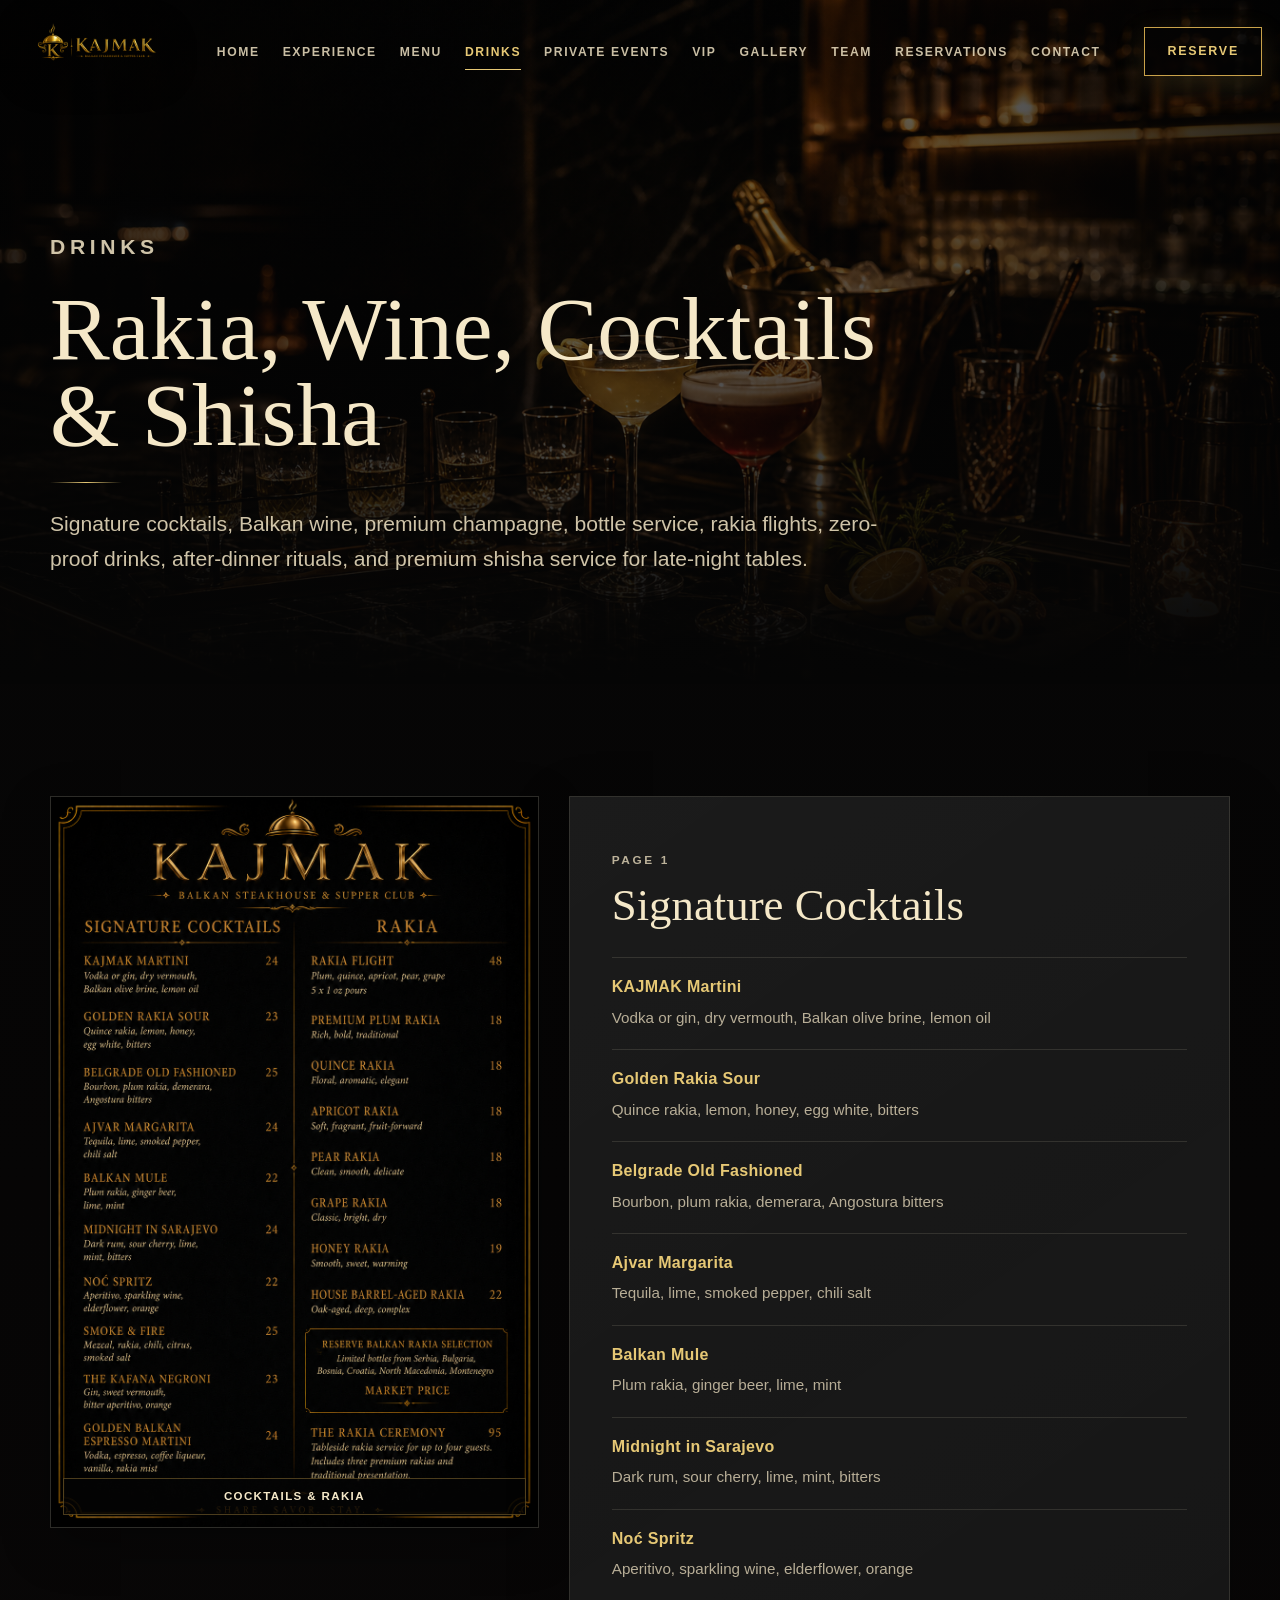
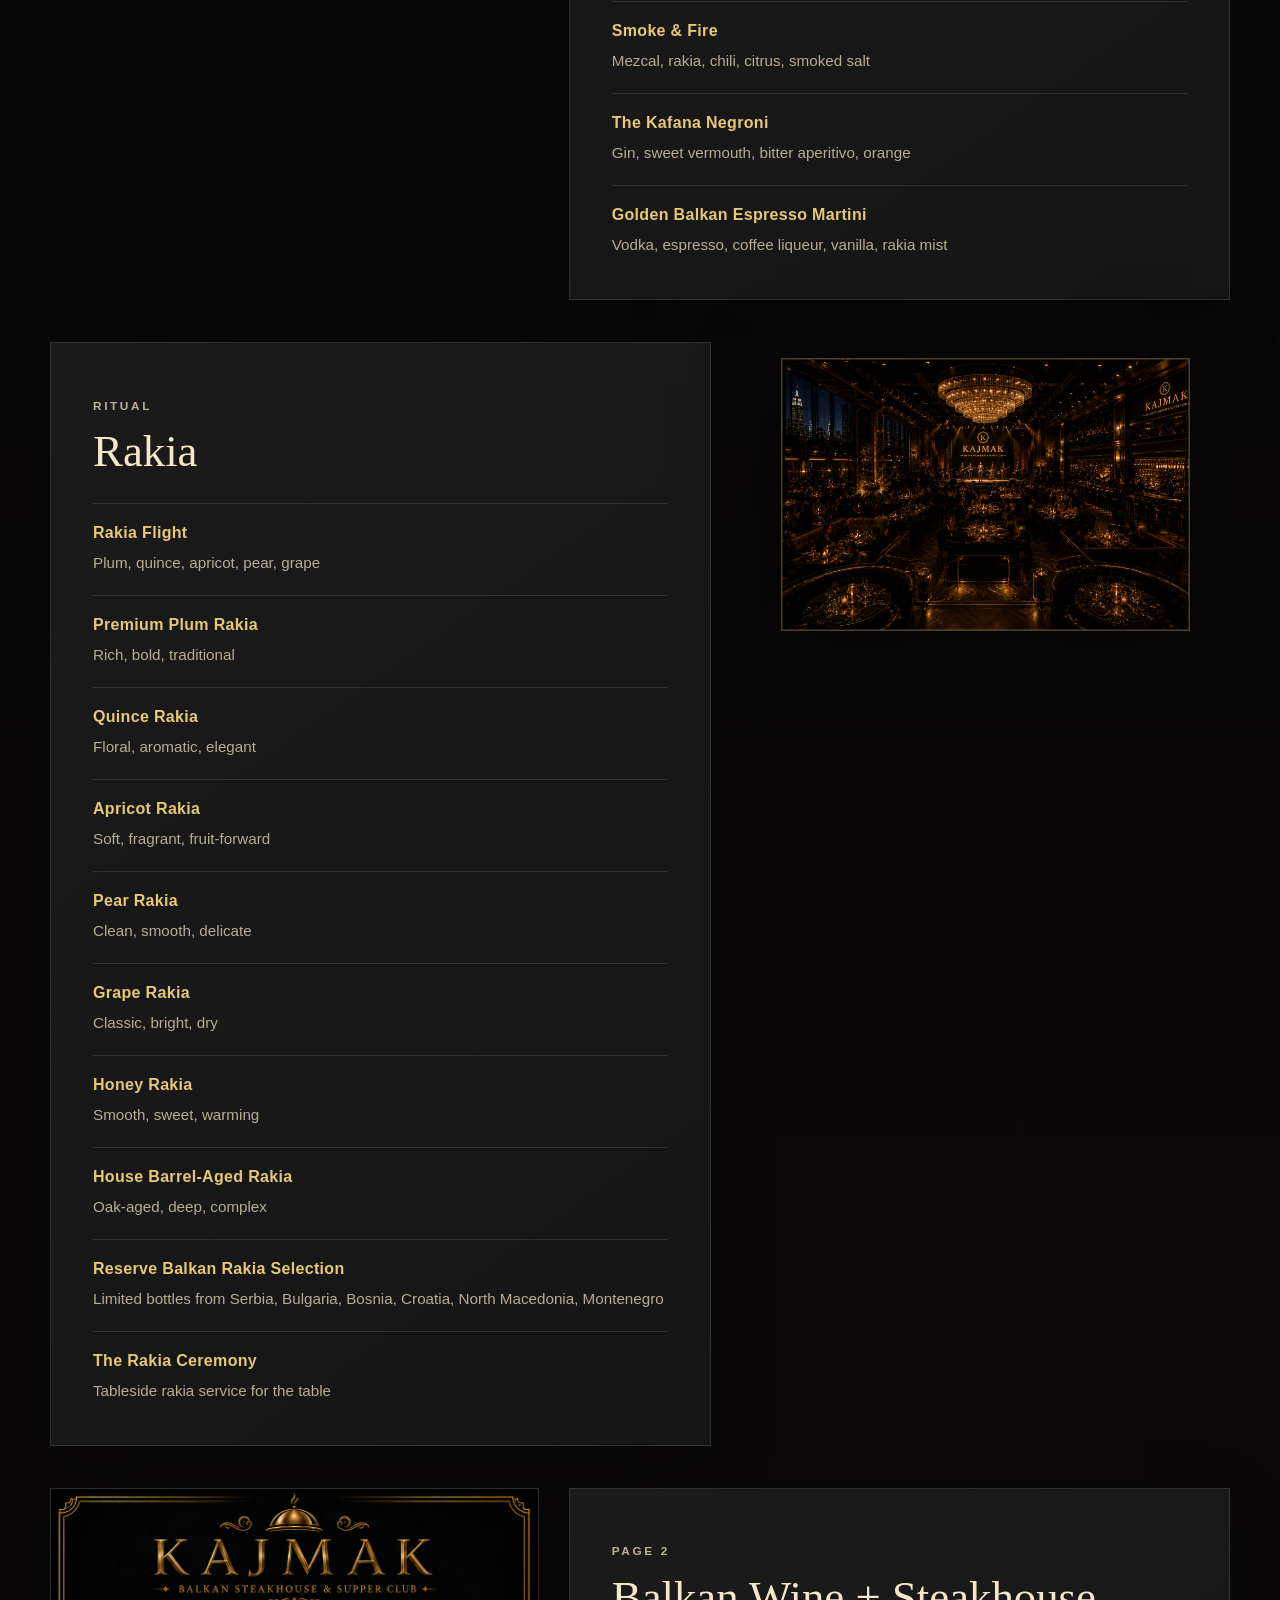
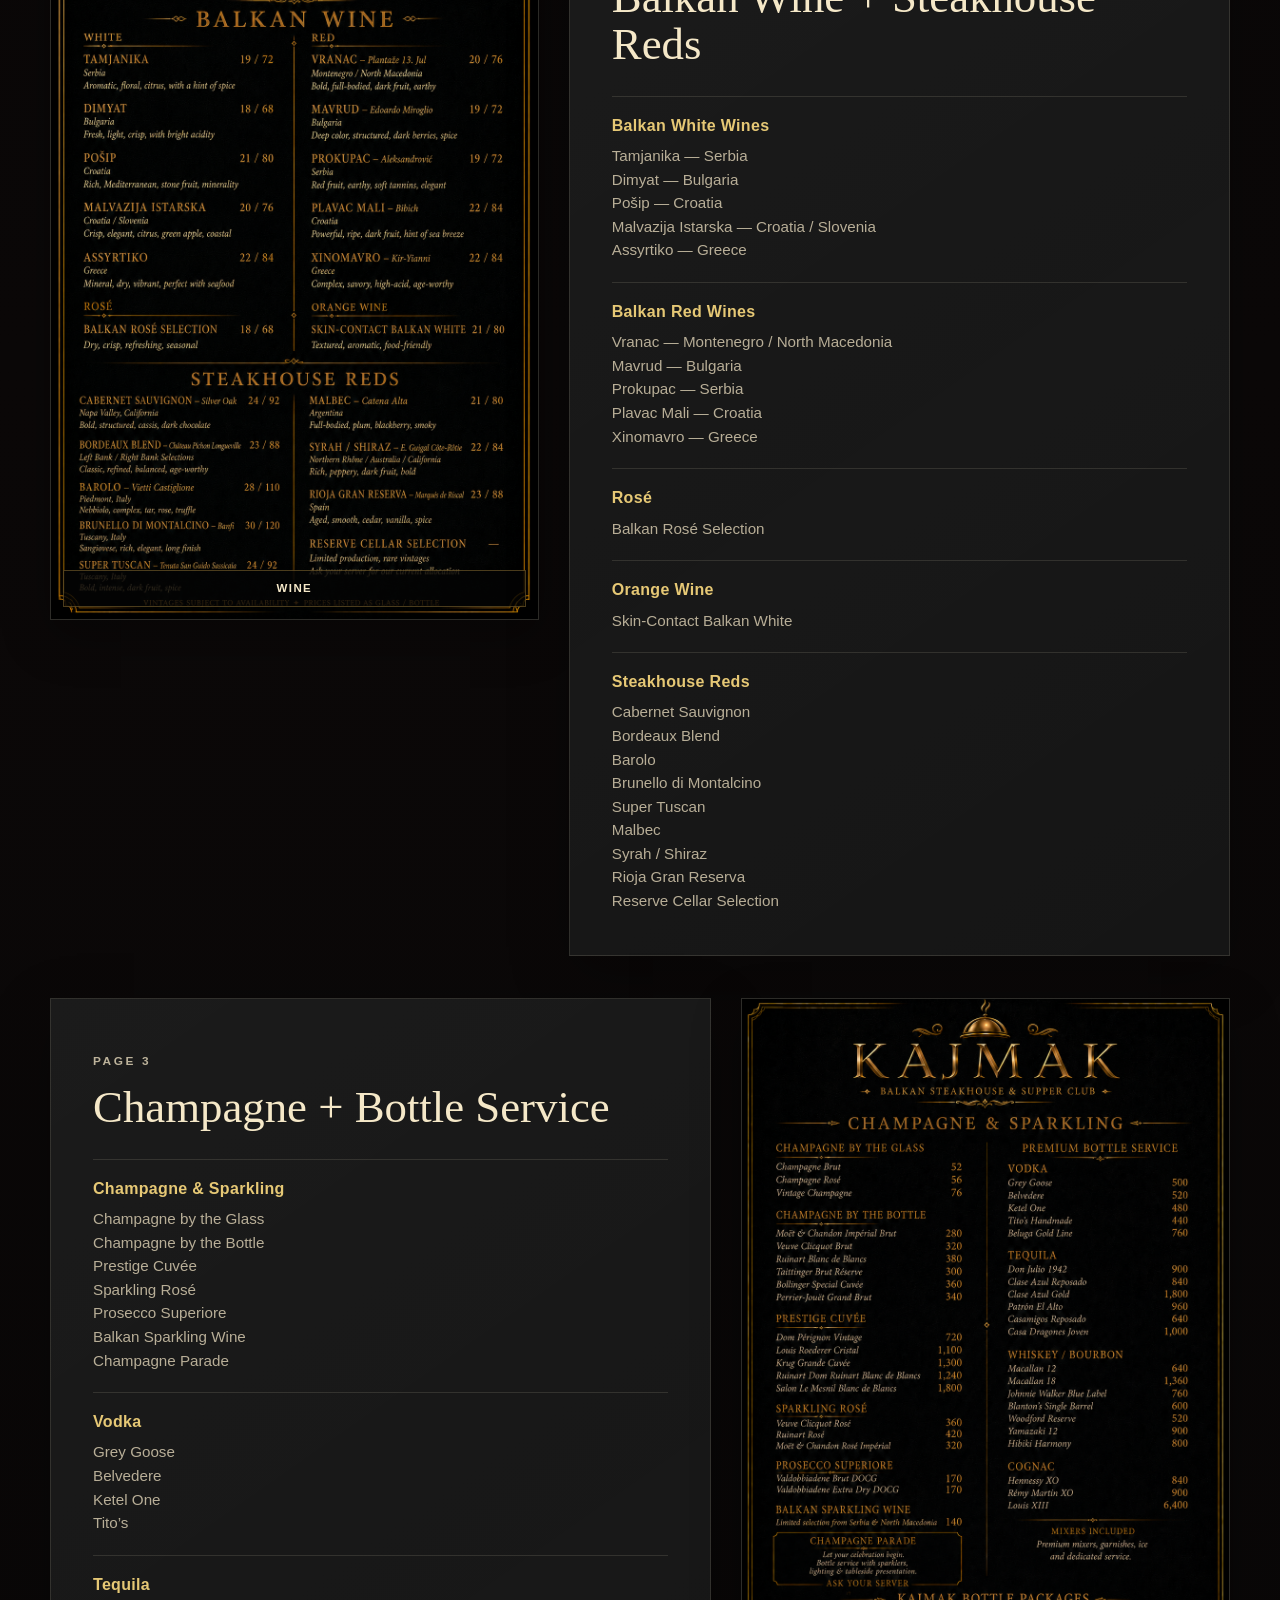
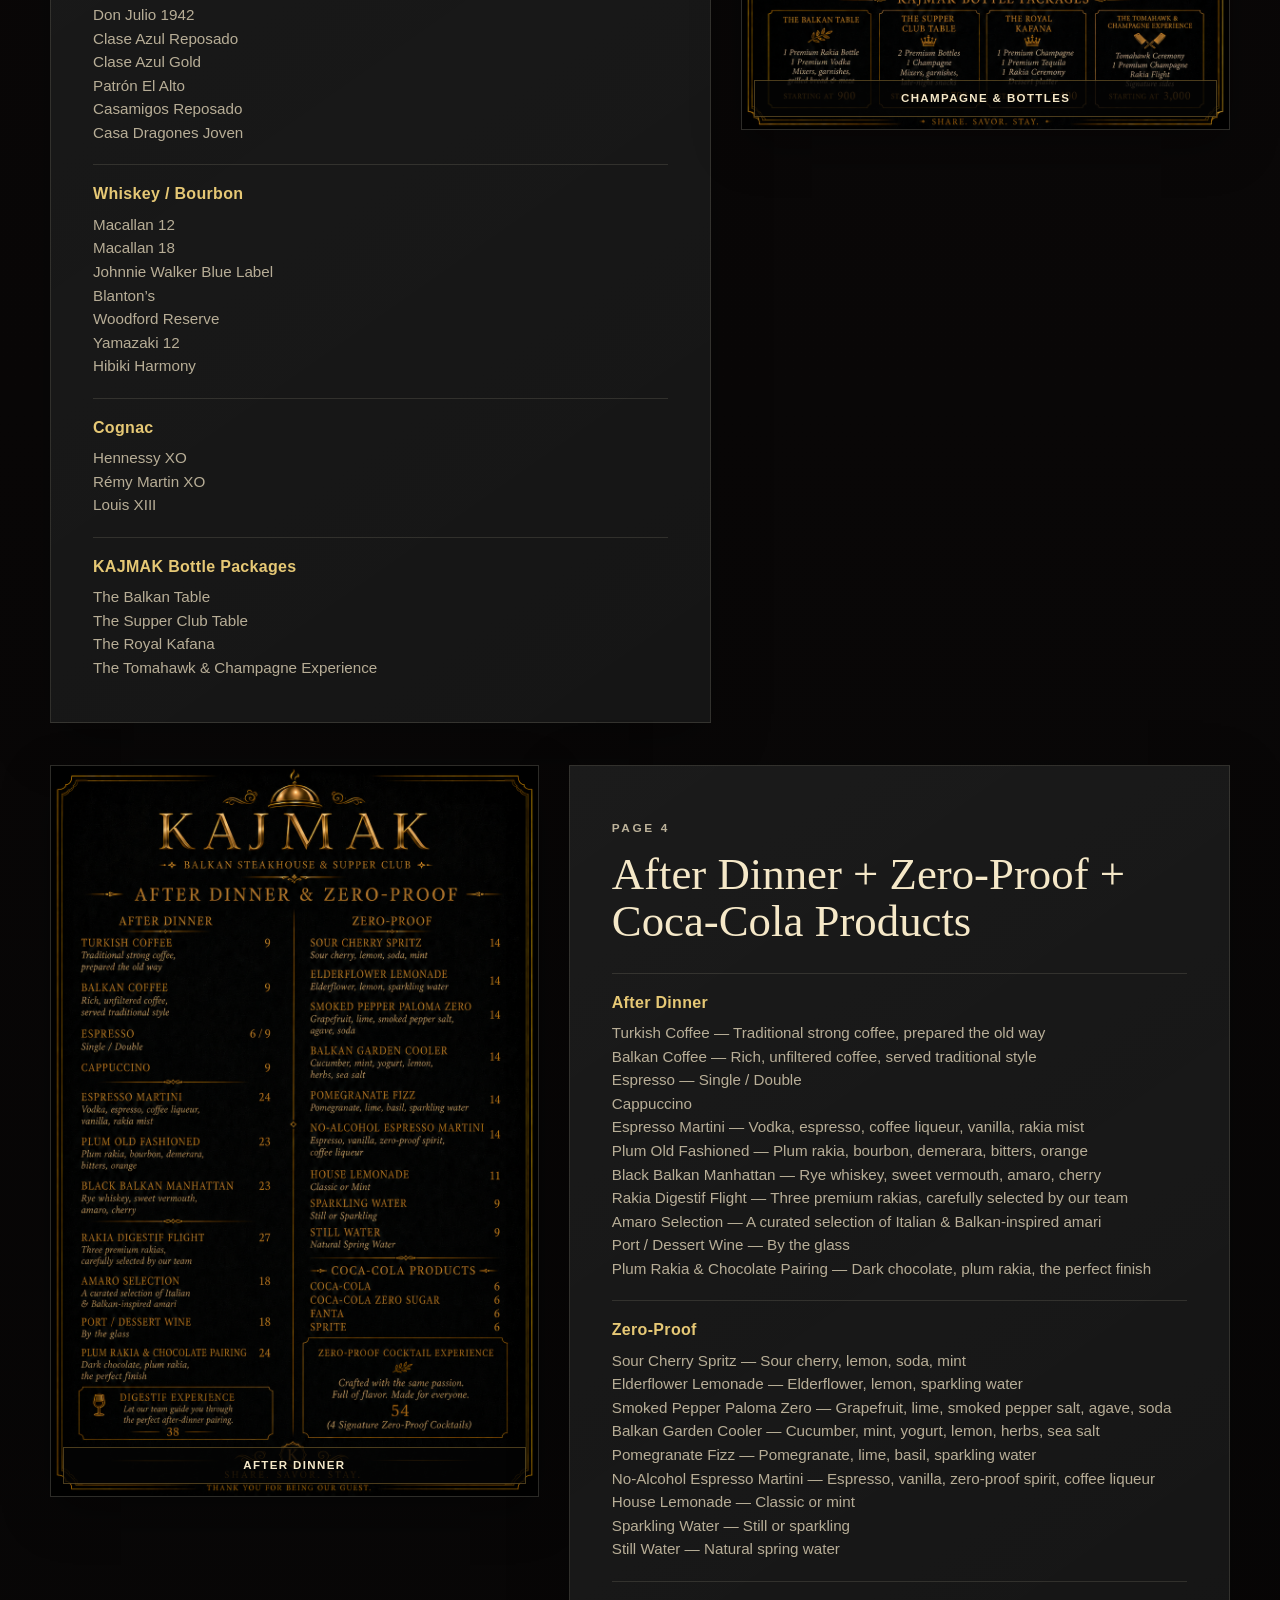
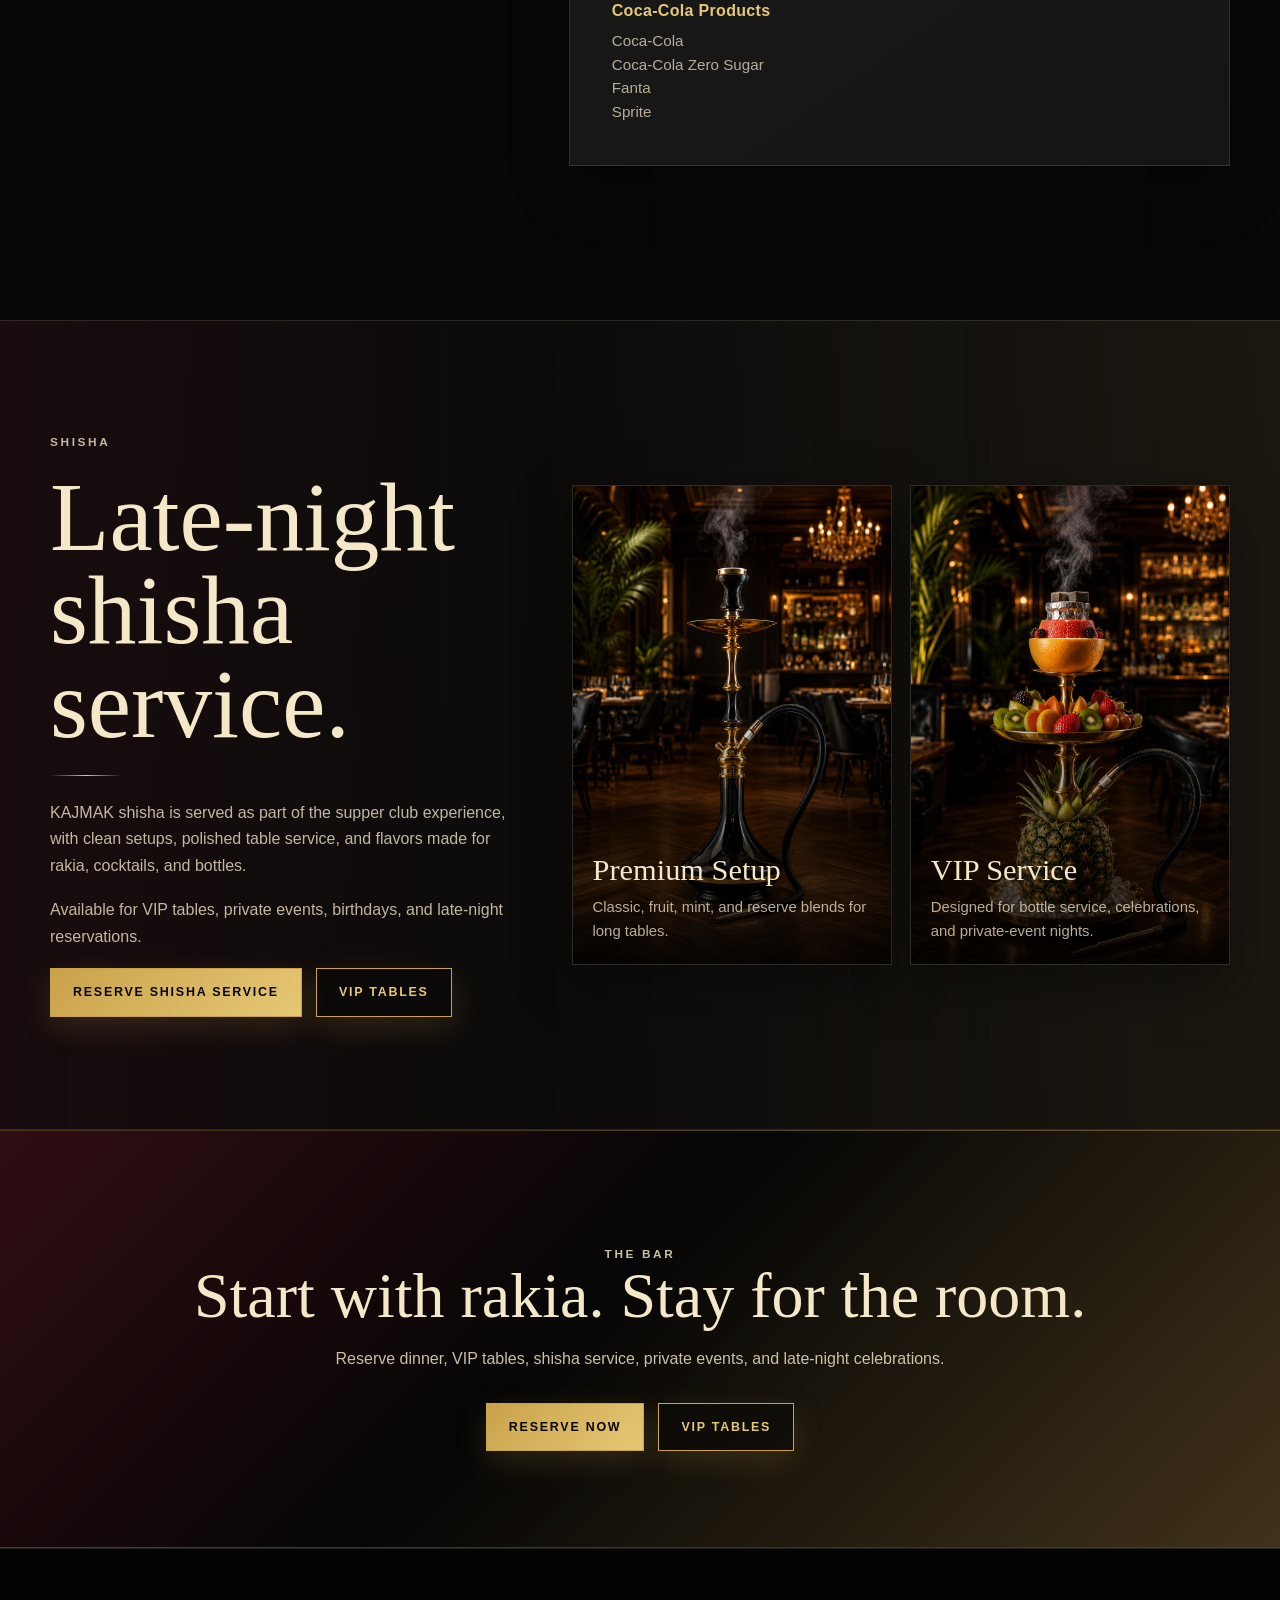
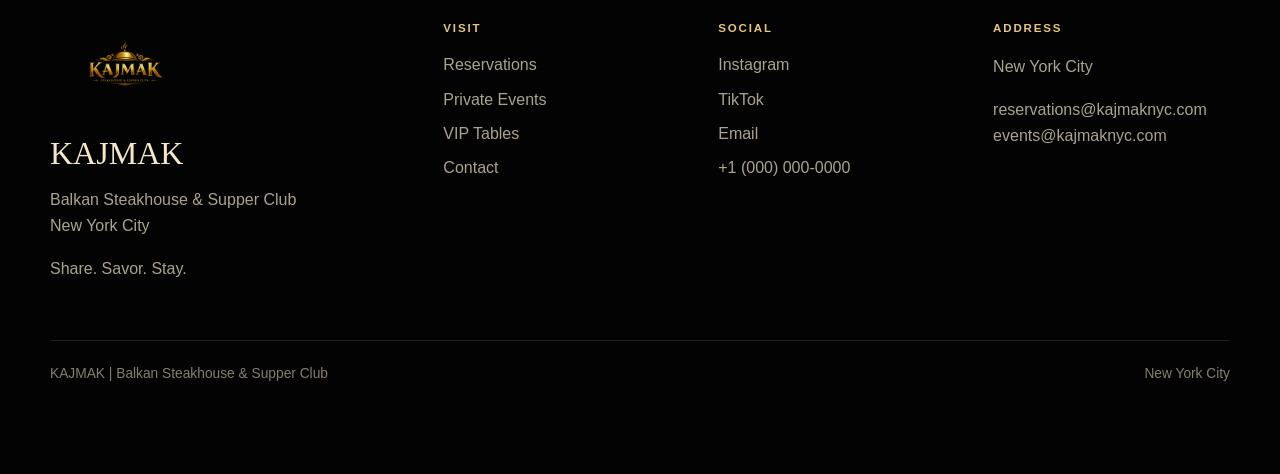
<file: drinks/index.html>
<!doctype html>
<html lang="en">
  <head>
    <meta charset="utf-8">
    <meta name="viewport" content="width=device-width, initial-scale=1">
    <title>Drinks | KAJMAK Balkan Steakhouse &amp; Supper Club NYC</title>
    <meta name="description" content="KAJMAK is a luxury Balkan steakhouse and supper club in New York City, featuring fire-grilled steaks, Balkan cuisine, rakia, cocktails, shisha, private events, and late-night energy.">
    <link rel="icon" type="image/png" href="../images/icon.png">
    <link rel="stylesheet" href="../assets/css/styles.css">
  </head>
  <body>
    <a class="skip-link" href="#main">Skip to content</a>
    <div class="site-shell">
      <header class="nav" data-nav>
        <div class="nav-inner">
          <a class="brand" href="../" aria-label="KAJMAK home"><img src="../images/horizontal_logo.png" alt="KAJMAK" width="1536" height="1024"></a>
          <nav class="nav-links" data-nav-links aria-label="Main navigation">
            <a class="nav-link" href="../">Home</a>
            <a class="nav-link" href="../experience/">Experience</a>
            <a class="nav-link" href="../menu/">Menu</a>
            <a class="nav-link" href="../drinks/" aria-current="page">Drinks</a>
            <a class="nav-link" href="../private-events/">Private Events</a>
            <a class="nav-link" href="../vip/">VIP</a>
            <a class="nav-link" href="../gallery/">Gallery</a>
            <a class="nav-link" href="../#team">Team</a>
            <a class="nav-link" href="../reservations/">Reservations</a>
            <a class="nav-link" href="../contact/">Contact</a>
          </nav>
          <div class="nav-actions"><a class="btn secondary" href="../reservations/">Reserve</a></div>
          <button class="menu-toggle" type="button" aria-label="Open menu" aria-expanded="false" data-menu-toggle><span></span></button>
        </div>
      </header>

      <main id="main">
        <section class="page-hero">
          <img class="page-hero-media" src="../images/drinks-hero.png" alt="KAJMAK rakia flight and cocktails on a dark marble bar" width="1536" height="1024" fetchpriority="high">
          <div class="page-hero-content">
            <p class="section-kicker">Drinks</p>
            <h1>Rakia, Wine, Cocktails &amp; Shisha</h1>
            <div class="gold-divider"></div>
            <p>Signature cocktails, Balkan wine, premium champagne, bottle service, rakia flights, zero-proof drinks, after-dinner rituals, and premium shisha service for late-night tables.</p>
          </div>
        </section>

        <section class="section">
          <div class="container">
            <div class="menu-layout">
              <a class="menu-thumb reveal" href="../images/menu12.png" data-lightbox data-caption="Signature Cocktails and Rakia"><img src="../images/menu12.png" alt="Signature cocktails and rakia visual menu page" width="1024" height="1536"><span>Cocktails &amp; Rakia</span></a>
              <section class="menu-text-section reveal" aria-labelledby="signature-cocktails">
                <p class="section-kicker">Page 1</p>
                <h2 id="signature-cocktails">Signature Cocktails</h2>
                <div class="menu-list">
                  <article class="menu-item"><h3>KAJMAK Martini</h3><p>Vodka or gin, dry vermouth, Balkan olive brine, lemon oil</p></article>
                  <article class="menu-item"><h3>Golden Rakia Sour</h3><p>Quince rakia, lemon, honey, egg white, bitters</p></article>
                  <article class="menu-item"><h3>Belgrade Old Fashioned</h3><p>Bourbon, plum rakia, demerara, Angostura bitters</p></article>
                  <article class="menu-item"><h3>Ajvar Margarita</h3><p>Tequila, lime, smoked pepper, chili salt</p></article>
                  <article class="menu-item"><h3>Balkan Mule</h3><p>Plum rakia, ginger beer, lime, mint</p></article>
                  <article class="menu-item"><h3>Midnight in Sarajevo</h3><p>Dark rum, sour cherry, lime, mint, bitters</p></article>
                  <article class="menu-item"><h3>Noć Spritz</h3><p>Aperitivo, sparkling wine, elderflower, orange</p></article>
                  <article class="menu-item"><h3>Smoke &amp; Fire</h3><p>Mezcal, rakia, chili, citrus, smoked salt</p></article>
                  <article class="menu-item"><h3>The Kafana Negroni</h3><p>Gin, sweet vermouth, bitter aperitivo, orange</p></article>
                  <article class="menu-item"><h3>Golden Balkan Espresso Martini</h3><p>Vodka, espresso, coffee liqueur, vanilla, rakia mist</p></article>
                </div>
              </section>
            </div>

            <div class="menu-layout reverse">
              <section class="menu-text-section reveal" aria-labelledby="rakia">
                <p class="section-kicker">Ritual</p>
                <h2 id="rakia">Rakia</h2>
                <div class="menu-list">
                  <article class="menu-item"><h3>Rakia Flight</h3><p>Plum, quince, apricot, pear, grape</p></article>
                  <article class="menu-item"><h3>Premium Plum Rakia</h3><p>Rich, bold, traditional</p></article>
                  <article class="menu-item"><h3>Quince Rakia</h3><p>Floral, aromatic, elegant</p></article>
                  <article class="menu-item"><h3>Apricot Rakia</h3><p>Soft, fragrant, fruit-forward</p></article>
                  <article class="menu-item"><h3>Pear Rakia</h3><p>Clean, smooth, delicate</p></article>
                  <article class="menu-item"><h3>Grape Rakia</h3><p>Classic, bright, dry</p></article>
                  <article class="menu-item"><h3>Honey Rakia</h3><p>Smooth, sweet, warming</p></article>
                  <article class="menu-item"><h3>House Barrel-Aged Rakia</h3><p>Oak-aged, deep, complex</p></article>
                  <article class="menu-item"><h3>Reserve Balkan Rakia Selection</h3><p>Limited bottles from Serbia, Bulgaria, Bosnia, Croatia, North Macedonia, Montenegro</p></article>
                  <article class="menu-item"><h3>The Rakia Ceremony</h3><p>Tableside rakia service for the table</p></article>
                </div>
              </section>
              <figure class="feature-image reveal">
                <img src="../images/interior3.png" alt="KAJMAK supper club room for rakia service" width="1536" height="1024" loading="lazy">
              </figure>
            </div>

            <div class="menu-layout">
              <a class="menu-thumb reveal" href="../images/menu13.png" data-lightbox data-caption="Balkan Wine and Steakhouse Reds"><img src="../images/menu13.png" alt="Balkan wine and steakhouse reds visual menu page" width="1024" height="1536" loading="lazy"><span>Wine</span></a>
              <section class="menu-text-section reveal" aria-labelledby="wine">
                <p class="section-kicker">Page 2</p>
                <h2 id="wine">Balkan Wine + Steakhouse Reds</h2>
                <div class="menu-list">
                  <article class="menu-item"><h3>Balkan White Wines</h3><p>Tamjanika — Serbia<br>Dimyat — Bulgaria<br>Pošip — Croatia<br>Malvazija Istarska — Croatia / Slovenia<br>Assyrtiko — Greece</p></article>
                  <article class="menu-item"><h3>Balkan Red Wines</h3><p>Vranac — Montenegro / North Macedonia<br>Mavrud — Bulgaria<br>Prokupac — Serbia<br>Plavac Mali — Croatia<br>Xinomavro — Greece</p></article>
                  <article class="menu-item"><h3>Rosé</h3><p>Balkan Rosé Selection</p></article>
                  <article class="menu-item"><h3>Orange Wine</h3><p>Skin-Contact Balkan White</p></article>
                  <article class="menu-item"><h3>Steakhouse Reds</h3><p>Cabernet Sauvignon<br>Bordeaux Blend<br>Barolo<br>Brunello di Montalcino<br>Super Tuscan<br>Malbec<br>Syrah / Shiraz<br>Rioja Gran Reserva<br>Reserve Cellar Selection</p></article>
                </div>
              </section>
            </div>

            <div class="menu-layout reverse">
              <section class="menu-text-section reveal" aria-labelledby="champagne-bottles">
                <p class="section-kicker">Page 3</p>
                <h2 id="champagne-bottles">Champagne + Bottle Service</h2>
                <div class="menu-list">
                  <article class="menu-item"><h3>Champagne &amp; Sparkling</h3><p>Champagne by the Glass<br>Champagne by the Bottle<br>Prestige Cuvée<br>Sparkling Rosé<br>Prosecco Superiore<br>Balkan Sparkling Wine<br>Champagne Parade</p></article>
                  <article class="menu-item"><h3>Vodka</h3><p>Grey Goose<br>Belvedere<br>Ketel One<br>Tito’s</p></article>
                  <article class="menu-item"><h3>Tequila</h3><p>Don Julio 1942<br>Clase Azul Reposado<br>Clase Azul Gold<br>Patrón El Alto<br>Casamigos Reposado<br>Casa Dragones Joven</p></article>
                  <article class="menu-item"><h3>Whiskey / Bourbon</h3><p>Macallan 12<br>Macallan 18<br>Johnnie Walker Blue Label<br>Blanton’s<br>Woodford Reserve<br>Yamazaki 12<br>Hibiki Harmony</p></article>
                  <article class="menu-item"><h3>Cognac</h3><p>Hennessy XO<br>Rémy Martin XO<br>Louis XIII</p></article>
                  <article class="menu-item"><h3>KAJMAK Bottle Packages</h3><p>The Balkan Table<br>The Supper Club Table<br>The Royal Kafana<br>The Tomahawk &amp; Champagne Experience</p></article>
                </div>
              </section>
              <a class="menu-thumb reveal" href="../images/menu14.png" data-lightbox data-caption="Champagne and Bottle Service"><img src="../images/menu14.png" alt="Champagne and bottle service visual menu page" width="1024" height="1536" loading="lazy"><span>Champagne &amp; Bottles</span></a>
            </div>

            <div class="menu-layout">
              <a class="menu-thumb reveal" href="../images/menu15.png" data-lightbox data-caption="After Dinner, Zero-Proof, and Coca-Cola Products"><img src="../images/menu15.png" alt="After dinner zero-proof and Coca-Cola visual menu page" width="1024" height="1536" loading="lazy"><span>After Dinner</span></a>
              <section class="menu-text-section reveal" aria-labelledby="after-dinner">
                <p class="section-kicker">Page 4</p>
                <h2 id="after-dinner">After Dinner + Zero-Proof + Coca-Cola Products</h2>
                <div class="menu-list">
                  <article class="menu-item"><h3>After Dinner</h3><p>Turkish Coffee — Traditional strong coffee, prepared the old way<br>Balkan Coffee — Rich, unfiltered coffee, served traditional style<br>Espresso — Single / Double<br>Cappuccino<br>Espresso Martini — Vodka, espresso, coffee liqueur, vanilla, rakia mist<br>Plum Old Fashioned — Plum rakia, bourbon, demerara, bitters, orange<br>Black Balkan Manhattan — Rye whiskey, sweet vermouth, amaro, cherry<br>Rakia Digestif Flight — Three premium rakias, carefully selected by our team<br>Amaro Selection — A curated selection of Italian &amp; Balkan-inspired amari<br>Port / Dessert Wine — By the glass<br>Plum Rakia &amp; Chocolate Pairing — Dark chocolate, plum rakia, the perfect finish</p></article>
                  <article class="menu-item"><h3>Zero-Proof</h3><p>Sour Cherry Spritz — Sour cherry, lemon, soda, mint<br>Elderflower Lemonade — Elderflower, lemon, sparkling water<br>Smoked Pepper Paloma Zero — Grapefruit, lime, smoked pepper salt, agave, soda<br>Balkan Garden Cooler — Cucumber, mint, yogurt, lemon, herbs, sea salt<br>Pomegranate Fizz — Pomegranate, lime, basil, sparkling water<br>No-Alcohol Espresso Martini — Espresso, vanilla, zero-proof spirit, coffee liqueur<br>House Lemonade — Classic or mint<br>Sparkling Water — Still or sparkling<br>Still Water — Natural spring water</p></article>
                  <article class="menu-item"><h3>Coca-Cola Products</h3><p>Coca-Cola<br>Coca-Cola Zero Sugar<br>Fanta<br>Sprite</p></article>
                </div>
              </section>
            </div>
          </div>
        </section>

        <section class="section band">
          <div class="container shisha-showcase">
            <div class="text-block reveal">
              <p class="section-kicker">Shisha</p>
              <h2 class="hero-title">Late-night shisha service.</h2>
              <div class="gold-divider"></div>
              <p>KAJMAK shisha is served as part of the supper club experience, with clean setups, polished table service, and flavors made for rakia, cocktails, and bottles.</p>
              <p>Available for VIP tables, private events, birthdays, and late-night reservations.</p>
              <div class="button-row"><a class="btn" href="../reservations/">Reserve Shisha Service</a><a class="btn secondary" href="../vip/">VIP Tables</a></div>
            </div>
            <div class="shisha-art-grid">
              <a class="shisha-card reveal" href="../images/shisha/shisha1.png" data-lightbox data-caption="Premium shisha service">
                <img src="../images/shisha/shisha1.png" alt="Premium shisha service at KAJMAK" width="1024" height="1536" loading="lazy">
                <span class="shisha-card-content"><h3>Premium Setup</h3><p>Classic, fruit, mint, and reserve blends for long tables.</p></span>
              </a>
              <a class="shisha-card reveal" href="../images/shisha/shisha2.png" data-lightbox data-caption="KAJMAK late-night shisha">
                <img src="../images/shisha/shisha2.png" alt="KAJMAK late-night shisha setup" width="1122" height="1402" loading="lazy">
                <span class="shisha-card-content"><h3>VIP Service</h3><p>Designed for bottle service, celebrations, and private-event nights.</p></span>
              </a>
            </div>
          </div>
        </section>

        <section class="cta-section">
          <div class="cta-inner reveal">
            <p class="section-kicker">The Bar</p>
            <h2>Start with rakia. Stay for the room.</h2>
            <p>Reserve dinner, VIP tables, shisha service, private events, and late-night celebrations.</p>
            <div class="button-row"><a class="btn" href="../reservations/">Reserve Now</a><a class="btn secondary" href="../vip/">VIP Tables</a></div>
          </div>
        </section>
      </main>

      <footer class="site-footer">
        <div class="container footer-grid">
          <div class="footer-col"><img class="footer-logo" src="../images/logo.png" alt="KAJMAK" width="1536" height="1024" loading="lazy"><div class="footer-brand">KAJMAK</div><p>Balkan Steakhouse &amp; Supper Club<br>New York City</p><p>Share. Savor. Stay.</p></div>
          <div class="footer-col"><h2>Visit</h2><div class="footer-links"><a href="../reservations/">Reservations</a><a href="../private-events/">Private Events</a><a href="../vip/">VIP Tables</a><a href="../contact/">Contact</a></div></div>
          <div class="footer-col"><h2>Social</h2><div class="footer-links"><a href="https://www.instagram.com/" aria-label="KAJMAK Instagram">Instagram</a><a href="https://www.tiktok.com/" aria-label="KAJMAK TikTok">TikTok</a><a href="mailto:reservations@kajmaknyc.com">Email</a><a href="tel:+10000000000">+1 (000) 000-0000</a></div></div>
          <div class="footer-col"><h2>Address</h2><p>New York City</p><p>reservations@kajmaknyc.com<br>events@kajmaknyc.com</p></div>
        </div>
        <div class="footer-bottom"><span>KAJMAK | Balkan Steakhouse &amp; Supper Club</span><span>New York City</span></div>
      </footer>
    </div>

    <div class="mobile-reserve"><a class="btn" href="../reservations/">Reserve</a></div>
    <div class="lightbox" role="dialog" aria-modal="true" aria-hidden="true" aria-label="Image preview" data-lightbox-modal>
      <div class="lightbox-dialog"><button class="lightbox-close" type="button" aria-label="Close image preview" data-lightbox-close>&times;</button><img src="../images/icon.png" alt="" data-lightbox-image><div class="lightbox-caption" data-lightbox-caption></div></div>
    </div>
    <script src="../assets/js/site.js"></script>
  </body>
</html>
</file>
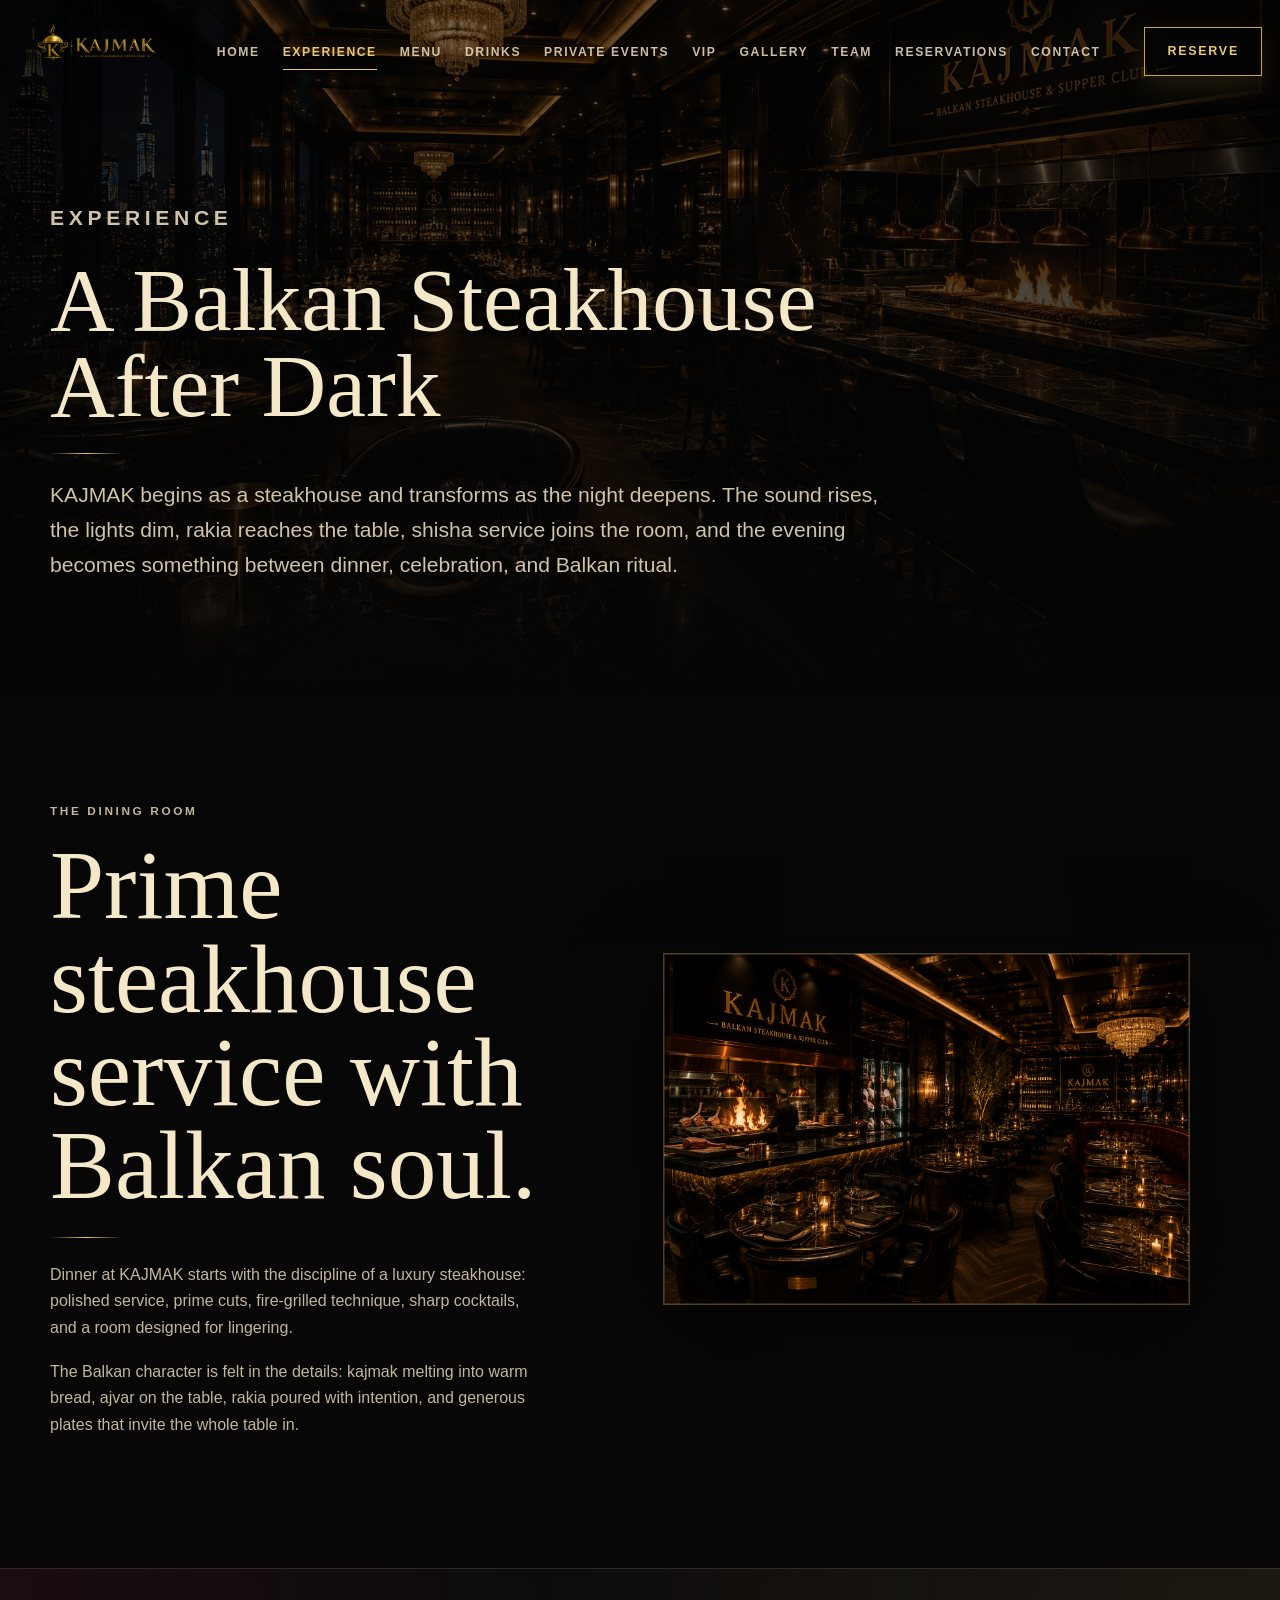
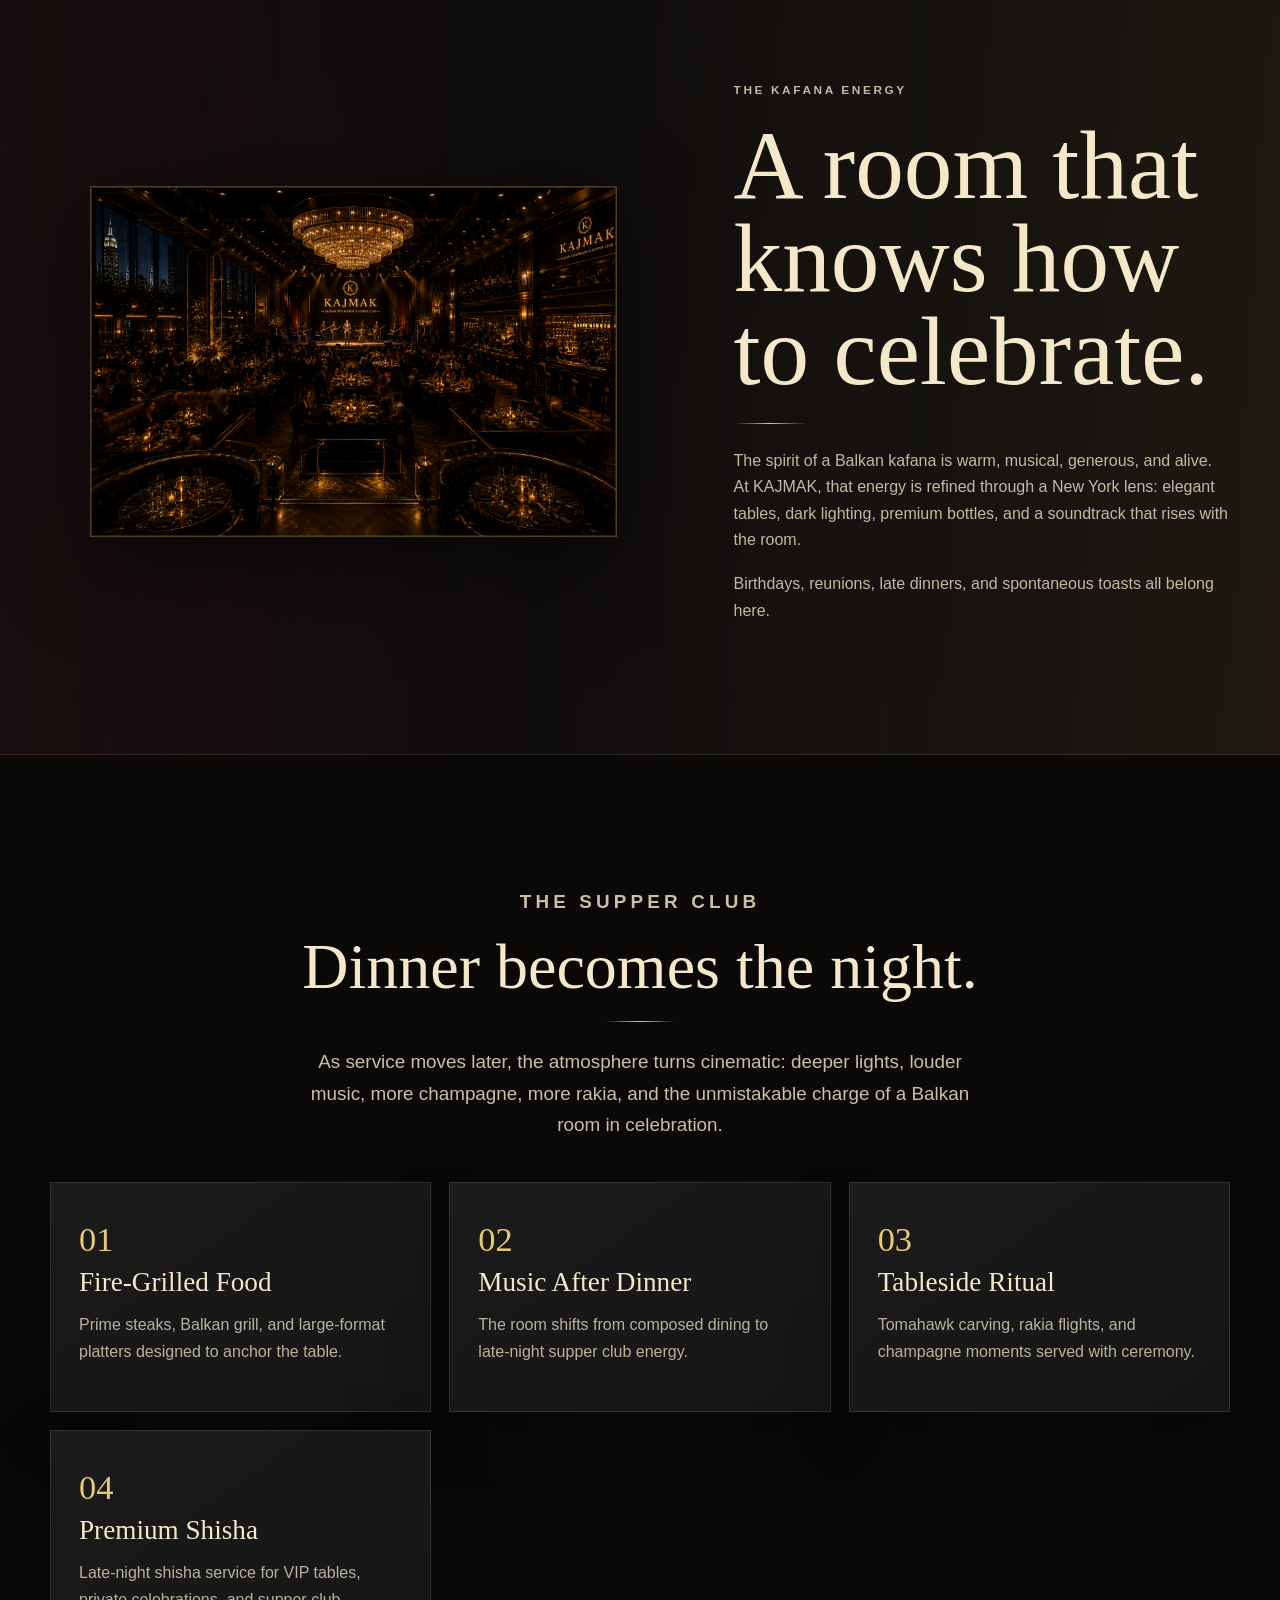
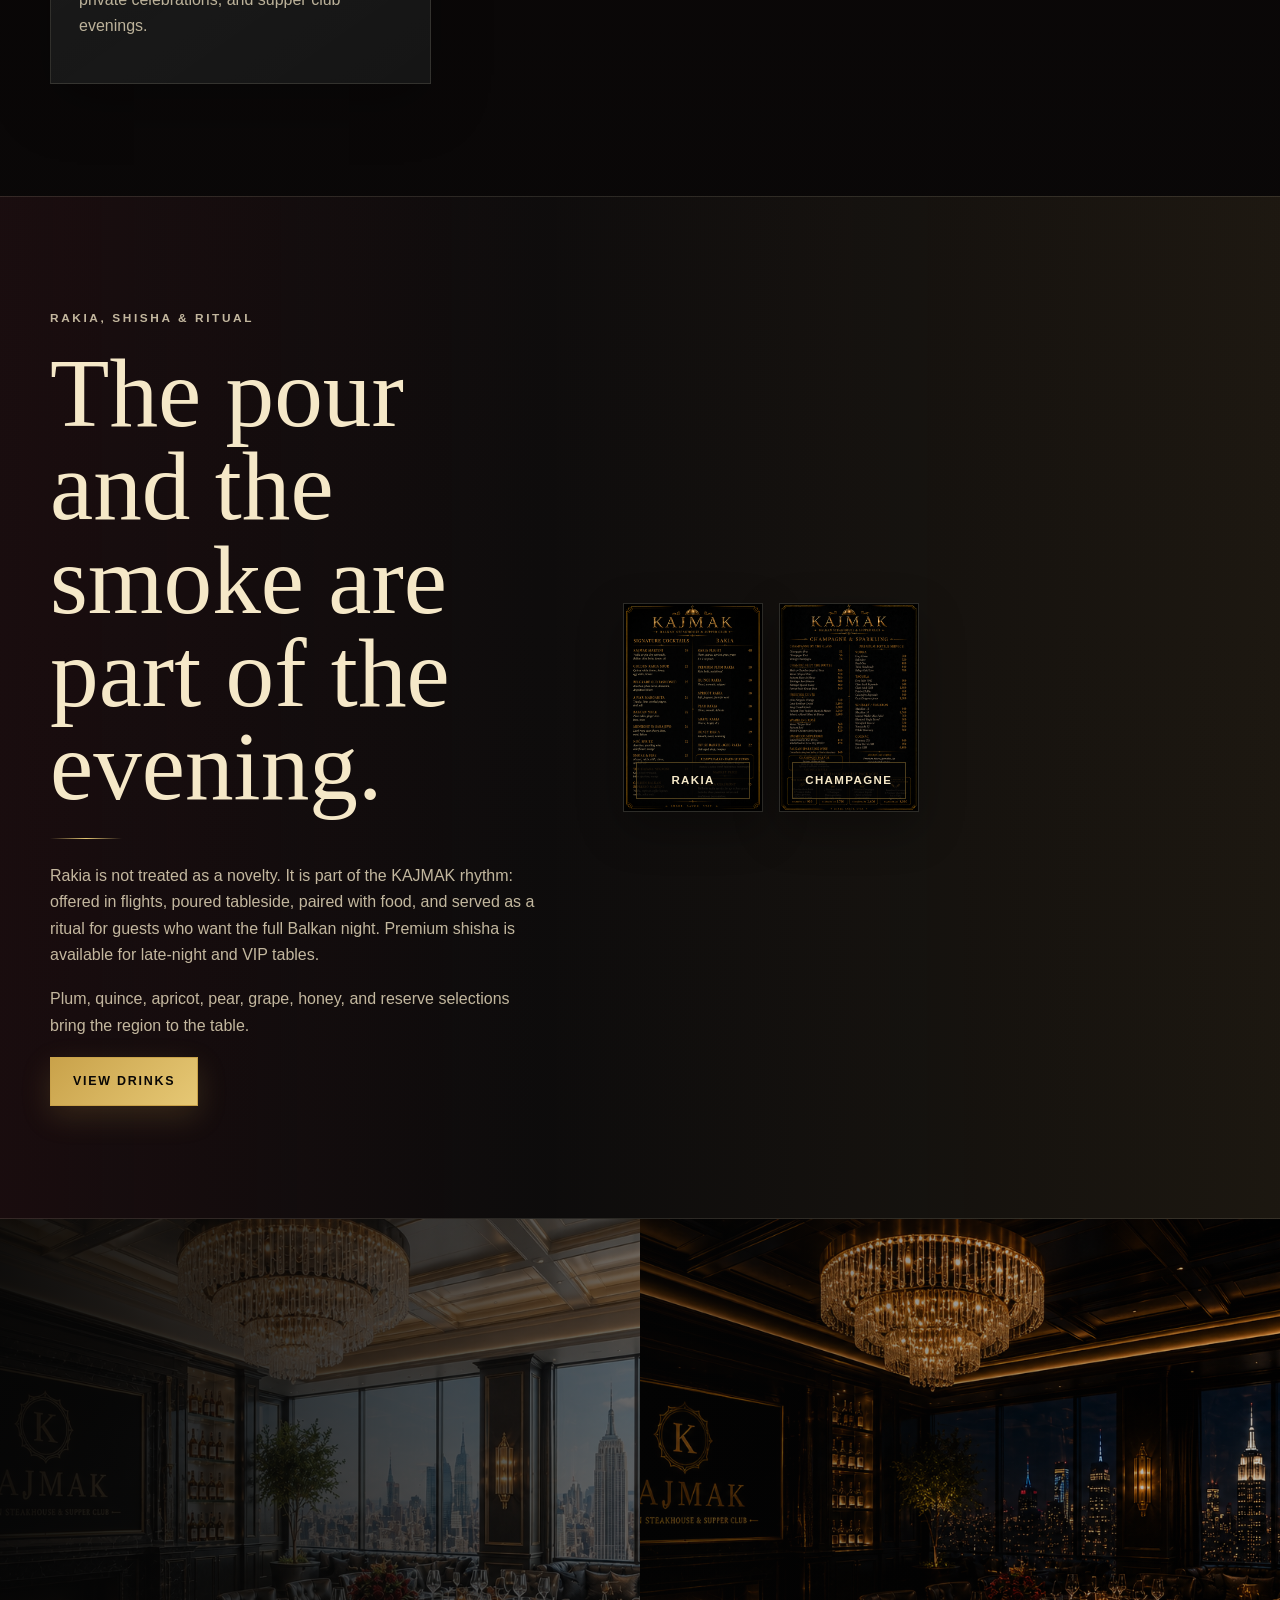
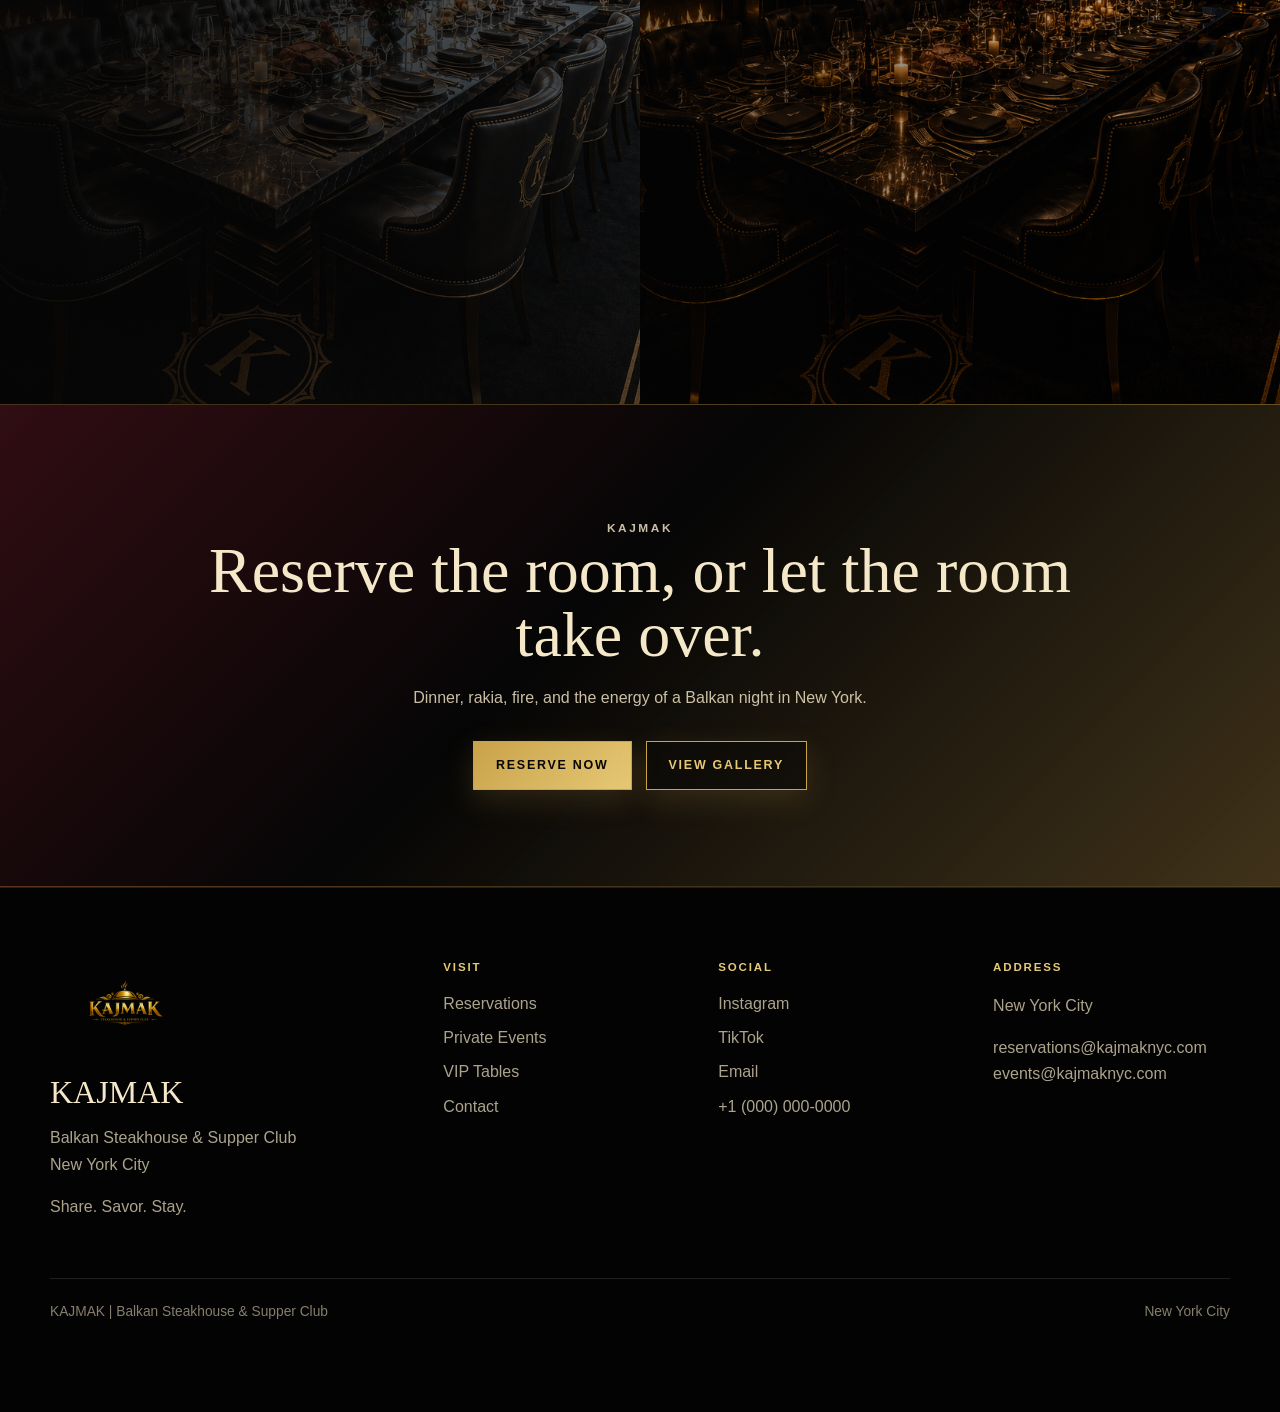
<file: experience/index.html>
<!doctype html>
<html lang="en">
  <head>
    <meta charset="utf-8">
    <meta name="viewport" content="width=device-width, initial-scale=1">
    <title>Experience | KAJMAK Balkan Steakhouse &amp; Supper Club NYC</title>
    <meta name="description" content="KAJMAK is a luxury Balkan steakhouse and supper club in New York City, featuring fire-grilled steaks, Balkan cuisine, rakia, cocktails, shisha, private events, and late-night energy.">
    <link rel="icon" type="image/png" href="../images/icon.png">
    <link rel="stylesheet" href="../assets/css/styles.css">
  </head>
  <body>
    <a class="skip-link" href="#main">Skip to content</a>
    <div class="site-shell">
      <header class="nav" data-nav>
        <div class="nav-inner">
          <a class="brand" href="../" aria-label="KAJMAK home"><img src="../images/horizontal_logo.png" alt="KAJMAK" width="1536" height="1024"></a>
          <nav class="nav-links" data-nav-links aria-label="Main navigation">
            <a class="nav-link" href="../">Home</a>
            <a class="nav-link" href="../experience/" aria-current="page">Experience</a>
            <a class="nav-link" href="../menu/">Menu</a>
            <a class="nav-link" href="../drinks/">Drinks</a>
            <a class="nav-link" href="../private-events/">Private Events</a>
            <a class="nav-link" href="../vip/">VIP</a>
            <a class="nav-link" href="../gallery/">Gallery</a>
            <a class="nav-link" href="../#team">Team</a>
            <a class="nav-link" href="../reservations/">Reservations</a>
            <a class="nav-link" href="../contact/">Contact</a>
          </nav>
          <div class="nav-actions"><a class="btn secondary" href="../reservations/">Reserve</a></div>
          <button class="menu-toggle" type="button" aria-label="Open menu" aria-expanded="false" data-menu-toggle><span></span></button>
        </div>
      </header>

      <main id="main">
        <section class="page-hero">
          <img class="page-hero-media" src="../images/interior1.png" alt="KAJMAK dining room after dark" width="1536" height="1024" fetchpriority="high">
          <div class="page-hero-content">
            <p class="section-kicker">Experience</p>
            <h1>A Balkan Steakhouse After Dark</h1>
            <div class="gold-divider"></div>
            <p>KAJMAK begins as a steakhouse and transforms as the night deepens. The sound rises, the lights dim, rakia reaches the table, shisha service joins the room, and the evening becomes something between dinner, celebration, and Balkan ritual.</p>
          </div>
        </section>

        <section class="section">
          <div class="container two-column">
            <div class="text-block reveal">
              <p class="section-kicker">The Dining Room</p>
              <h2 class="hero-title">Prime steakhouse service with Balkan soul.</h2>
              <div class="gold-divider"></div>
              <p>Dinner at KAJMAK starts with the discipline of a luxury steakhouse: polished service, prime cuts, fire-grilled technique, sharp cocktails, and a room designed for lingering.</p>
              <p>The Balkan character is felt in the details: kajmak melting into warm bread, ajvar on the table, rakia poured with intention, and generous plates that invite the whole table in.</p>
            </div>
            <figure class="feature-image reveal">
              <img src="../images/interior2.png" alt="KAJMAK steakhouse dining room with a dark luxury mood" width="1536" height="1024" loading="lazy">
            </figure>
          </div>
        </section>

        <section class="section band">
          <div class="container two-column reverse">
            <figure class="feature-image reveal">
              <img src="../images/interior3.png" alt="KAJMAK supper club room at night" width="1536" height="1024" loading="lazy">
            </figure>
            <div class="text-block reveal">
              <p class="section-kicker">The Kafana Energy</p>
              <h2 class="hero-title">A room that knows how to celebrate.</h2>
              <div class="gold-divider"></div>
              <p>The spirit of a Balkan kafana is warm, musical, generous, and alive. At KAJMAK, that energy is refined through a New York lens: elegant tables, dark lighting, premium bottles, and a soundtrack that rises with the room.</p>
              <p>Birthdays, reunions, late dinners, and spontaneous toasts all belong here.</p>
            </div>
          </div>
        </section>

        <section class="section">
          <div class="container">
            <div class="section-header center reveal">
              <p class="section-kicker">The Supper Club</p>
              <h2>Dinner becomes the night.</h2>
              <div class="gold-divider"></div>
              <p>As service moves later, the atmosphere turns cinematic: deeper lights, louder music, more champagne, more rakia, and the unmistakable charge of a Balkan room in celebration.</p>
            </div>
            <div class="experience-grid">
              <article class="experience-card reveal"><div class="number">01</div><h3>Fire-Grilled Food</h3><p>Prime steaks, Balkan grill, and large-format platters designed to anchor the table.</p></article>
              <article class="experience-card reveal"><div class="number">02</div><h3>Music After Dinner</h3><p>The room shifts from composed dining to late-night supper club energy.</p></article>
              <article class="experience-card reveal"><div class="number">03</div><h3>Tableside Ritual</h3><p>Tomahawk carving, rakia flights, and champagne moments served with ceremony.</p></article>
              <article class="experience-card reveal"><div class="number">04</div><h3>Premium Shisha</h3><p>Late-night shisha service for VIP tables, private celebrations, and supper club evenings.</p></article>
            </div>
          </div>
        </section>

        <section class="section band">
          <div class="container two-column">
            <div class="text-block reveal">
              <p class="section-kicker">Rakia, Shisha &amp; Ritual</p>
              <h2 class="hero-title">The pour and the smoke are part of the evening.</h2>
              <div class="gold-divider"></div>
              <p>Rakia is not treated as a novelty. It is part of the KAJMAK rhythm: offered in flights, poured tableside, paired with food, and served as a ritual for guests who want the full Balkan night. Premium shisha is available for late-night and VIP tables.</p>
              <p>Plum, quince, apricot, pear, grape, honey, and reserve selections bring the region to the table.</p>
              <div class="button-row"><a class="btn" href="../drinks/">View Drinks</a></div>
            </div>
            <div class="menu-page-preview">
              <a class="menu-thumb reveal" href="../images/menu12.png" data-lightbox data-caption="Signature Cocktails and Rakia"><img src="../images/menu12.png" alt="Signature cocktails and rakia menu" width="1024" height="1536" loading="lazy"><span>Rakia</span></a>
              <a class="menu-thumb reveal" href="../images/menu14.png" data-lightbox data-caption="Champagne and Bottle Service"><img src="../images/menu14.png" alt="Champagne and bottle service menu" width="1024" height="1536" loading="lazy"><span>Champagne</span></a>
            </div>
          </div>
        </section>

        <section class="split-banner">
          <div class="split-banner-media" aria-hidden="true">
            <img src="../images/vip_d.png" alt="" width="1536" height="1024" loading="lazy">
            <img src="../images/vip.png" alt="" width="1536" height="1024" loading="lazy">
          </div>
          <div class="split-banner-content reveal">
            <p class="section-kicker">Private Celebrations</p>
            <h2 class="hero-title">Daytime elegance. Nighttime electricity.</h2>
            <div class="gold-divider"></div>
            <p>Private lunches, corporate dinners, birthdays, bottle service, Balkan feasts, and full buyouts can each take a different shape inside KAJMAK. The team designs the evening around the guest count, service style, and desired energy.</p>
            <div class="button-row">
              <a class="btn" href="../private-events/">Plan an Event</a>
              <a class="btn secondary" href="../vip/">Request VIP</a>
            </div>
          </div>
        </section>

        <section class="cta-section">
          <div class="cta-inner reveal">
            <p class="section-kicker">KAJMAK</p>
            <h2>Reserve the room, or let the room take over.</h2>
            <p>Dinner, rakia, fire, and the energy of a Balkan night in New York.</p>
            <div class="button-row">
              <a class="btn" href="../reservations/">Reserve Now</a>
              <a class="btn secondary" href="../gallery/">View Gallery</a>
            </div>
          </div>
        </section>
      </main>

      <footer class="site-footer">
        <div class="container footer-grid">
          <div class="footer-col"><img class="footer-logo" src="../images/logo.png" alt="KAJMAK" width="1536" height="1024" loading="lazy"><div class="footer-brand">KAJMAK</div><p>Balkan Steakhouse &amp; Supper Club<br>New York City</p><p>Share. Savor. Stay.</p></div>
          <div class="footer-col"><h2>Visit</h2><div class="footer-links"><a href="../reservations/">Reservations</a><a href="../private-events/">Private Events</a><a href="../vip/">VIP Tables</a><a href="../contact/">Contact</a></div></div>
          <div class="footer-col"><h2>Social</h2><div class="footer-links"><a href="https://www.instagram.com/" aria-label="KAJMAK Instagram">Instagram</a><a href="https://www.tiktok.com/" aria-label="KAJMAK TikTok">TikTok</a><a href="mailto:reservations@kajmaknyc.com">Email</a><a href="tel:+10000000000">+1 (000) 000-0000</a></div></div>
          <div class="footer-col"><h2>Address</h2><p>New York City</p><p>reservations@kajmaknyc.com<br>events@kajmaknyc.com</p></div>
        </div>
        <div class="footer-bottom"><span>KAJMAK | Balkan Steakhouse &amp; Supper Club</span><span>New York City</span></div>
      </footer>
    </div>

    <div class="mobile-reserve"><a class="btn" href="../reservations/">Reserve</a></div>
    <div class="lightbox" role="dialog" aria-modal="true" aria-hidden="true" aria-label="Image preview" data-lightbox-modal>
      <div class="lightbox-dialog"><button class="lightbox-close" type="button" aria-label="Close image preview" data-lightbox-close>&times;</button><img src="../images/icon.png" alt="" data-lightbox-image><div class="lightbox-caption" data-lightbox-caption></div></div>
    </div>
    <script src="../assets/js/site.js"></script>
  </body>
</html>
</file>
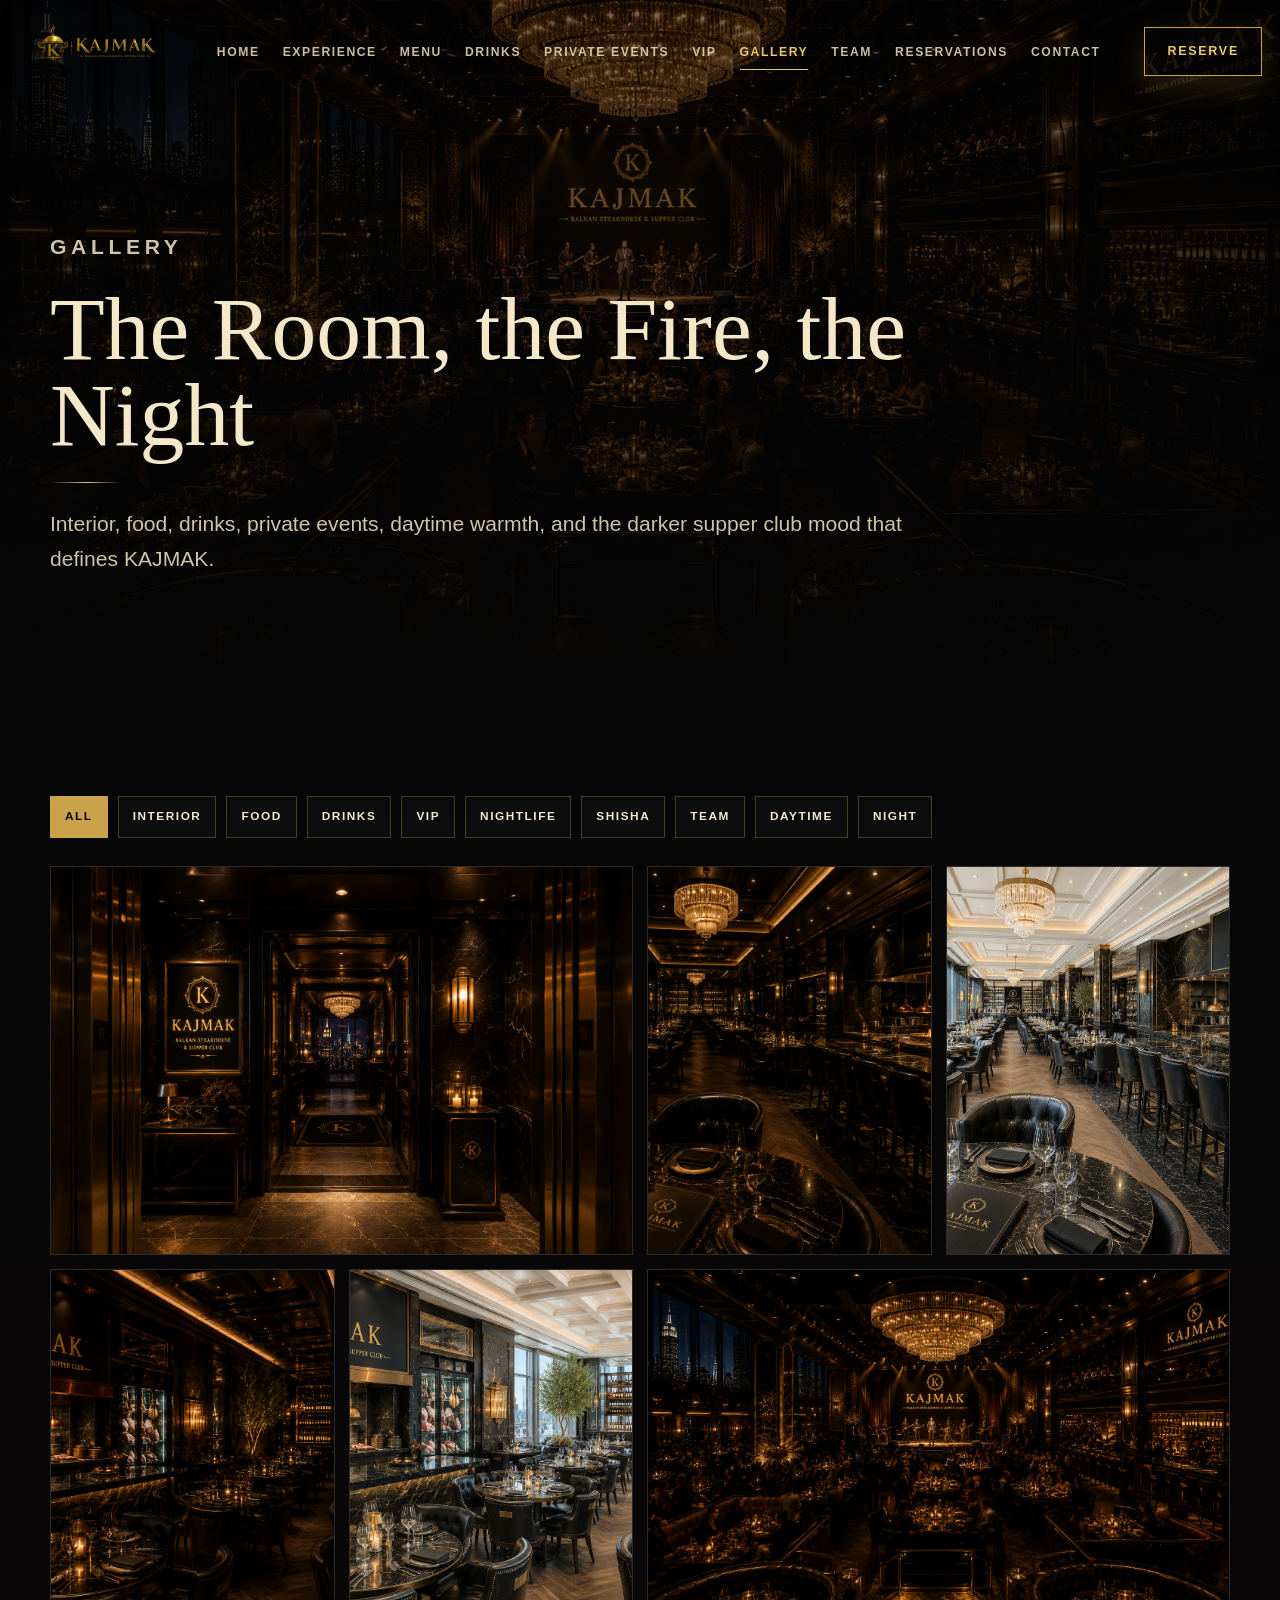
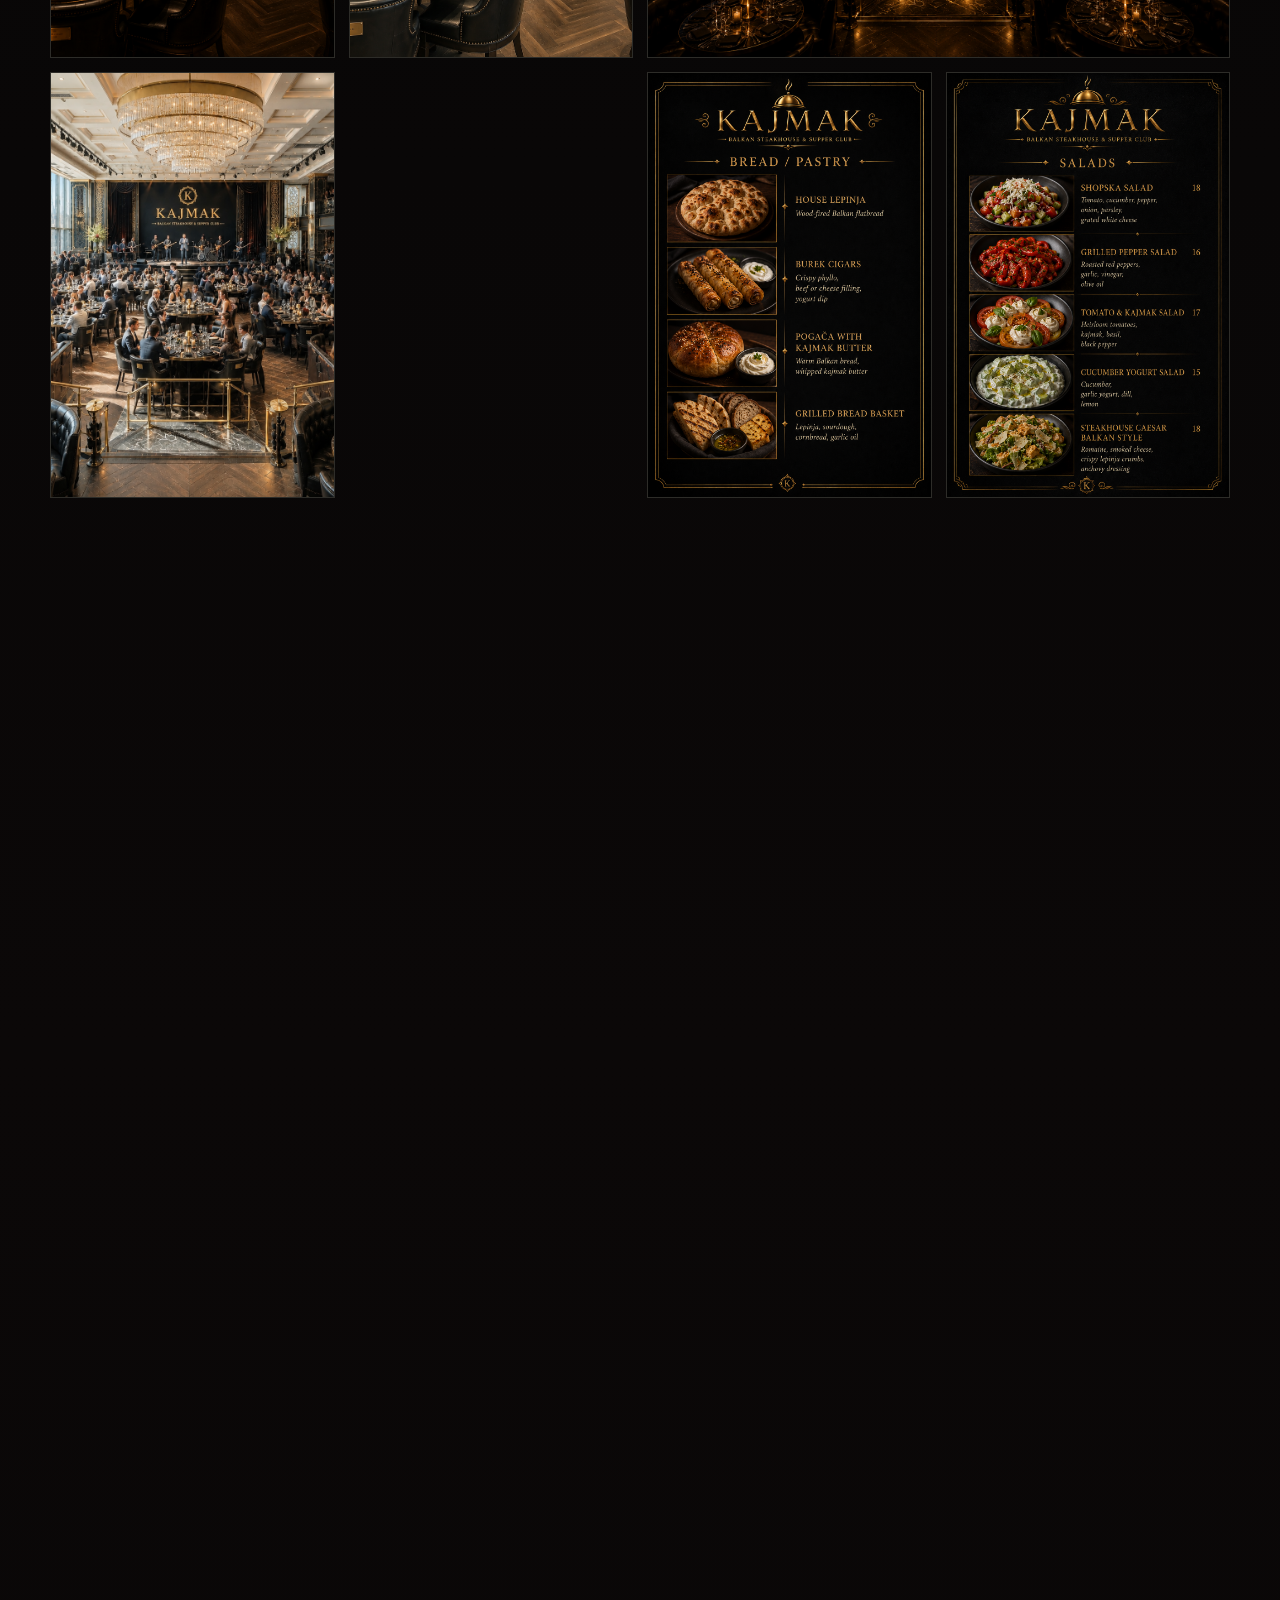
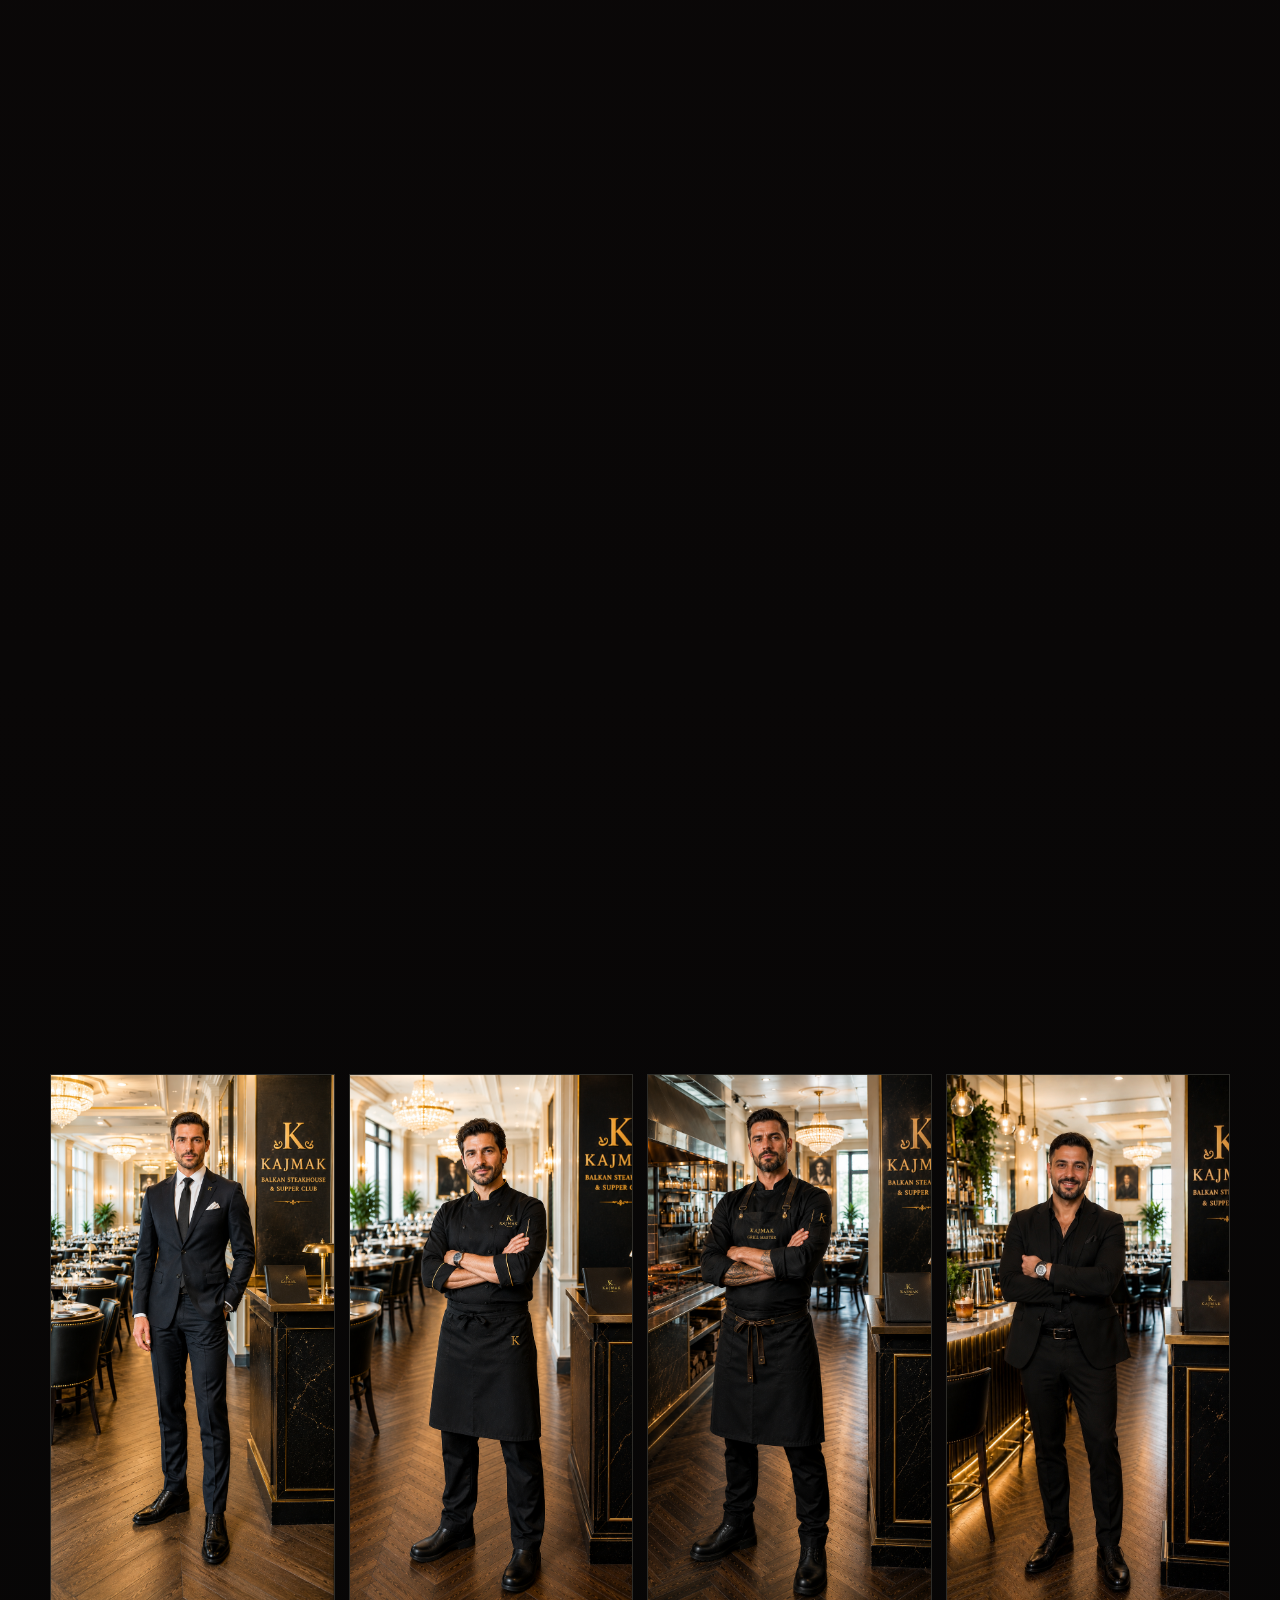
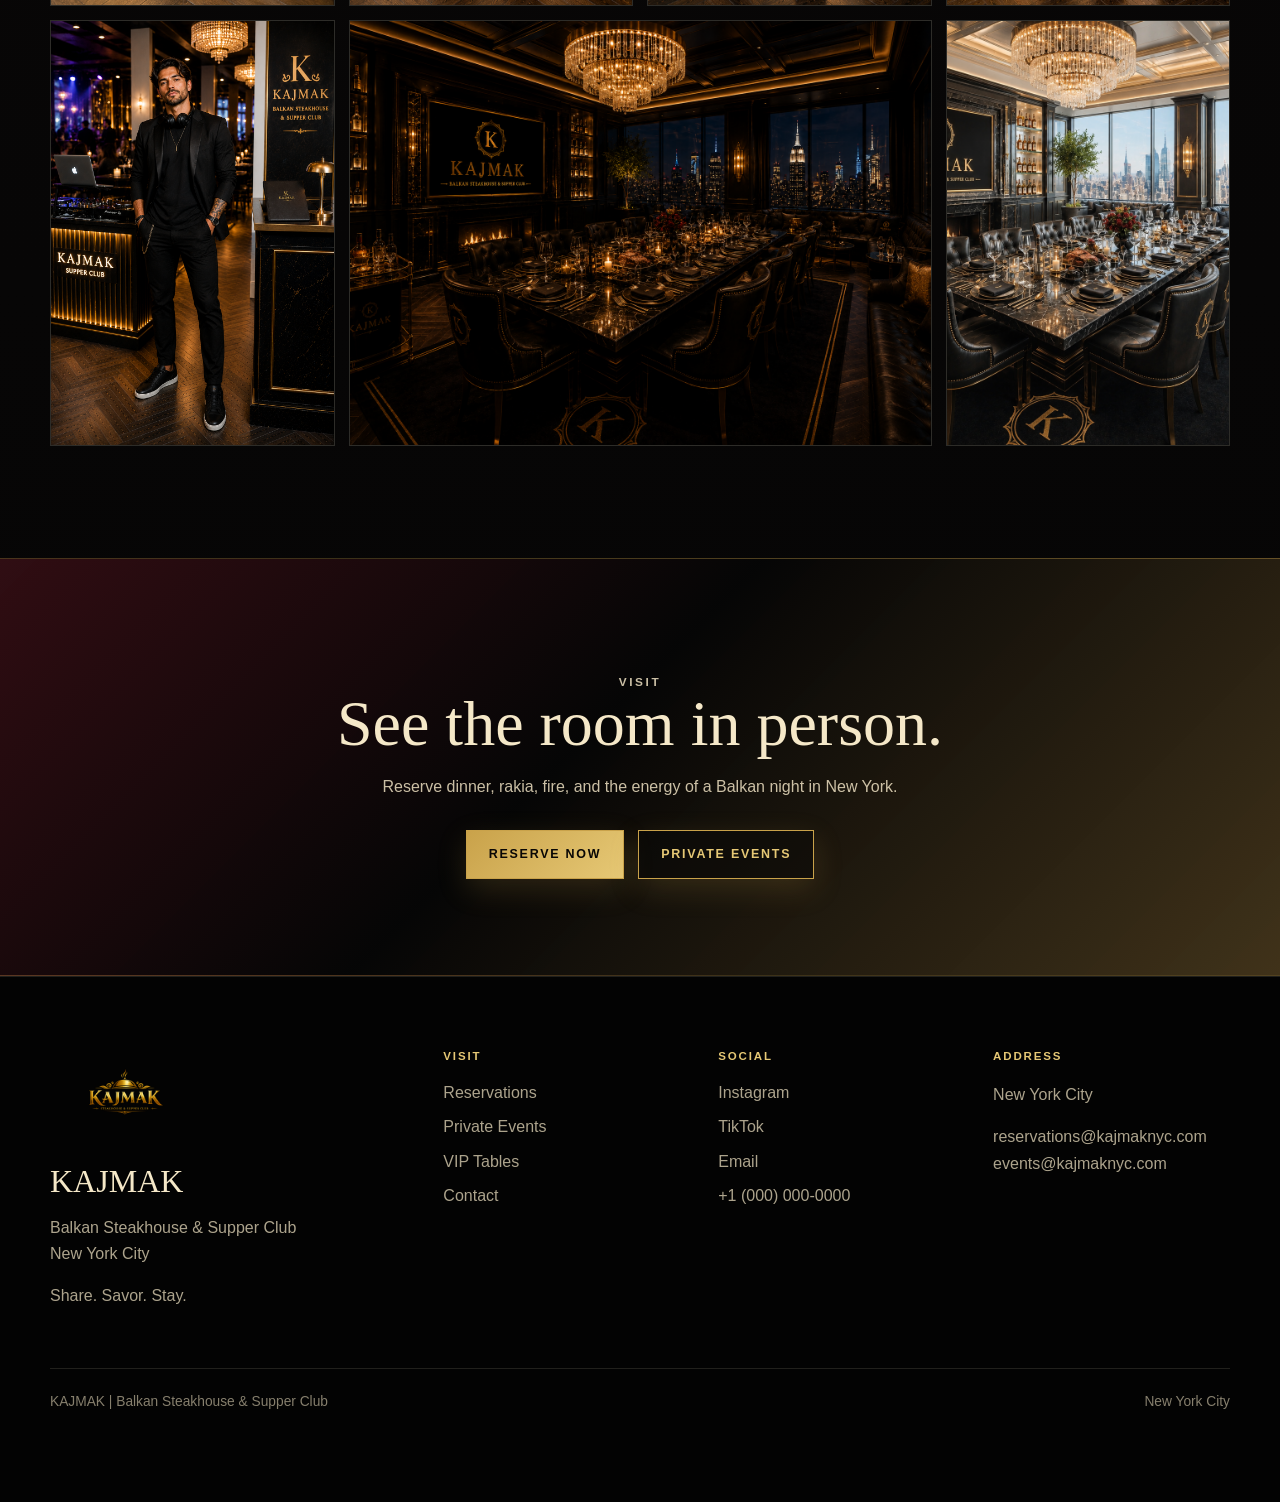
<file: gallery/index.html>
<!doctype html>
<html lang="en">
  <head>
    <meta charset="utf-8">
    <meta name="viewport" content="width=device-width, initial-scale=1">
    <title>Gallery | KAJMAK Balkan Steakhouse &amp; Supper Club NYC</title>
    <meta name="description" content="KAJMAK is a luxury Balkan steakhouse and supper club in New York City, featuring fire-grilled steaks, Balkan cuisine, rakia, cocktails, private events, and late-night energy.">
    <link rel="icon" type="image/png" href="../images/icon.png">
    <link rel="stylesheet" href="../assets/css/styles.css">
  </head>
  <body>
    <a class="skip-link" href="#main">Skip to content</a>
    <div class="site-shell">
      <header class="nav" data-nav>
        <div class="nav-inner">
          <a class="brand" href="../" aria-label="KAJMAK home"><img src="../images/horizontal_logo.png" alt="KAJMAK" width="1536" height="1024"></a>
          <nav class="nav-links" data-nav-links aria-label="Main navigation">
            <a class="nav-link" href="../">Home</a>
            <a class="nav-link" href="../experience/">Experience</a>
            <a class="nav-link" href="../menu/">Menu</a>
            <a class="nav-link" href="../drinks/">Drinks</a>
            <a class="nav-link" href="../private-events/">Private Events</a>
            <a class="nav-link" href="../vip/">VIP</a>
            <a class="nav-link" href="../gallery/" aria-current="page">Gallery</a>
            <a class="nav-link" href="../#team">Team</a>
            <a class="nav-link" href="../reservations/">Reservations</a>
            <a class="nav-link" href="../contact/">Contact</a>
          </nav>
          <div class="nav-actions"><a class="btn secondary" href="../reservations/">Reserve</a></div>
          <button class="menu-toggle" type="button" aria-label="Open menu" aria-expanded="false" data-menu-toggle><span></span></button>
        </div>
      </header>

      <main id="main">
        <section class="page-hero">
          <img class="page-hero-media" src="../images/interior3.png" alt="KAJMAK supper club gallery hero" width="1536" height="1024" fetchpriority="high">
          <div class="page-hero-content">
            <p class="section-kicker">Gallery</p>
            <h1>The Room, the Fire, the Night</h1>
            <div class="gold-divider"></div>
            <p>Interior, food, drinks, private events, daytime warmth, and the darker supper club mood that defines KAJMAK.</p>
          </div>
        </section>

        <section class="section">
          <div class="container">
            <div class="filter-tabs" role="tablist" aria-label="Gallery filters">
              <button class="filter-tab is-active" type="button" role="tab" aria-selected="true" data-filter-tab="all">All</button>
              <button class="filter-tab" type="button" role="tab" aria-selected="false" data-filter-tab="interior">Interior</button>
              <button class="filter-tab" type="button" role="tab" aria-selected="false" data-filter-tab="food">Food</button>
              <button class="filter-tab" type="button" role="tab" aria-selected="false" data-filter-tab="drinks">Drinks</button>
              <button class="filter-tab" type="button" role="tab" aria-selected="false" data-filter-tab="vip">VIP</button>
              <button class="filter-tab" type="button" role="tab" aria-selected="false" data-filter-tab="nightlife">Nightlife</button>
              <button class="filter-tab" type="button" role="tab" aria-selected="false" data-filter-tab="shisha">Shisha</button>
              <button class="filter-tab" type="button" role="tab" aria-selected="false" data-filter-tab="team">Team</button>
              <button class="filter-tab" type="button" role="tab" aria-selected="false" data-filter-tab="daytime">Daytime</button>
              <button class="filter-tab" type="button" role="tab" aria-selected="false" data-filter-tab="night">Night</button>
            </div>

            <div class="gallery-grid">
              <a class="gallery-item wide reveal" data-gallery-category="interior night" href="../images/entrance.png" data-lightbox data-caption="KAJMAK entrance"><img src="../images/entrance.png" alt="KAJMAK entrance at night" width="1536" height="1024"><span class="gallery-label">Entrance</span></a>
              <a class="gallery-item reveal" data-gallery-category="interior night" href="../images/interior1.png" data-lightbox data-caption="Interior 1 night"><img src="../images/interior1.png" alt="KAJMAK interior night view one" width="1536" height="1024" loading="lazy"><span class="gallery-label">Interior Night</span></a>
              <a class="gallery-item reveal" data-gallery-category="interior daytime" href="../images/interior1_d.png" data-lightbox data-caption="Interior 1 daytime"><img src="../images/interior1_d.png" alt="KAJMAK interior daytime view one" width="1536" height="1024" loading="lazy"><span class="gallery-label">Interior Day</span></a>
              <a class="gallery-item reveal" data-gallery-category="interior night" href="../images/interior2.png" data-lightbox data-caption="Interior 2 night"><img src="../images/interior2.png" alt="KAJMAK interior night view two" width="1536" height="1024" loading="lazy"><span class="gallery-label">Lounge Night</span></a>
              <a class="gallery-item reveal" data-gallery-category="interior daytime" href="../images/interior2_d.png" data-lightbox data-caption="Interior 2 daytime"><img src="../images/interior2_d.png" alt="KAJMAK interior daytime view two" width="1536" height="1024" loading="lazy"><span class="gallery-label">Lounge Day</span></a>
              <a class="gallery-item wide reveal" data-gallery-category="interior night" href="../images/interior3.png" data-lightbox data-caption="Interior 3 night"><img src="../images/interior3.png" alt="KAJMAK supper club at night" width="1536" height="1024" loading="lazy"><span class="gallery-label">Supper Club</span></a>
              <a class="gallery-item reveal" data-gallery-category="interior daytime" href="../images/interior3_d.png" data-lightbox data-caption="Interior 3 daytime"><img src="../images/interior3_d.png" alt="KAJMAK daytime private event interior" width="1536" height="1024" loading="lazy"><span class="gallery-label">Day Events</span></a>

              <a class="gallery-item tall reveal" data-gallery-category="food" href="../images/menu1.png" data-lightbox data-caption="Raw / Cold Starters"><img src="../images/menu1.png" alt="Raw and cold starters menu art" width="1024" height="1536" loading="lazy"><span class="gallery-label">Raw / Cold Starters</span></a>
              <a class="gallery-item reveal" data-gallery-category="food" href="../images/menu2.png" data-lightbox data-caption="Bread / Pastry"><img src="../images/menu2.png" alt="Bread and pastry menu art" width="1024" height="1536" loading="lazy"><span class="gallery-label">Bread / Pastry</span></a>
              <a class="gallery-item reveal" data-gallery-category="food" href="../images/menu3.png" data-lightbox data-caption="Salads"><img src="../images/menu3.png" alt="Salads menu art" width="1024" height="1536" loading="lazy"><span class="gallery-label">Salads</span></a>
              <a class="gallery-item reveal" data-gallery-category="food" href="../images/menu4.png" data-lightbox data-caption="Hot Starters"><img src="../images/menu4.png" alt="Hot starters menu art" width="1024" height="1536" loading="lazy"><span class="gallery-label">Hot Starters</span></a>
              <a class="gallery-item reveal" data-gallery-category="food" href="../images/menu5.png" data-lightbox data-caption="Balkan Grill"><img src="../images/menu5.png" alt="Balkan grill menu art" width="1024" height="1536" loading="lazy"><span class="gallery-label">Balkan Grill</span></a>
              <a class="gallery-item tall reveal" data-gallery-category="food" href="../images/menu6.png" data-lightbox data-caption="Steaks"><img src="../images/menu6.png" alt="Steaks menu art" width="1024" height="1536" loading="lazy"><span class="gallery-label">Steaks</span></a>
              <a class="gallery-item reveal" data-gallery-category="food" href="../images/menu7.png" data-lightbox data-caption="Steak Sauces"><img src="../images/menu7.png" alt="Steak sauces menu art" width="1024" height="1536" loading="lazy"><span class="gallery-label">Sauces</span></a>
              <a class="gallery-item reveal" data-gallery-category="food" href="../images/menu8.png" data-lightbox data-caption="Large Format"><img src="../images/menu8.png" alt="Large format menu art" width="1024" height="1536" loading="lazy"><span class="gallery-label">Large Format</span></a>
              <a class="gallery-item reveal" data-gallery-category="food" href="../images/menu9.png" data-lightbox data-caption="Seafood"><img src="../images/menu9.png" alt="Seafood menu art" width="1024" height="1536" loading="lazy"><span class="gallery-label">Seafood</span></a>
              <a class="gallery-item reveal" data-gallery-category="food" href="../images/menu10.png" data-lightbox data-caption="Sides and Accompaniments"><img src="../images/menu10.png" alt="Sides and accompaniments menu art" width="1024" height="1536" loading="lazy"><span class="gallery-label">Sides</span></a>
              <a class="gallery-item reveal" data-gallery-category="food" href="../images/menu11.png" data-lightbox data-caption="Desserts"><img src="../images/menu11.png" alt="Desserts menu art" width="1024" height="1536" loading="lazy"><span class="gallery-label">Desserts</span></a>

              <a class="gallery-item tall reveal" data-gallery-category="drinks" href="../images/menu12.png" data-lightbox data-caption="Cocktails and Rakia"><img src="../images/menu12.png" alt="Cocktails and rakia menu art" width="1024" height="1536" loading="lazy"><span class="gallery-label">Cocktails &amp; Rakia</span></a>
              <a class="gallery-item reveal" data-gallery-category="drinks" href="../images/menu13.png" data-lightbox data-caption="Balkan Wine and Steakhouse Reds"><img src="../images/menu13.png" alt="Wine menu art" width="1024" height="1536" loading="lazy"><span class="gallery-label">Wine</span></a>
              <a class="gallery-item reveal" data-gallery-category="drinks vip" href="../images/menu14.png" data-lightbox data-caption="Champagne and Bottle Service"><img src="../images/menu14.png" alt="Champagne and bottle service menu art" width="1024" height="1536" loading="lazy"><span class="gallery-label">Bottle Service</span></a>
              <a class="gallery-item reveal" data-gallery-category="drinks" href="../images/menu15.png" data-lightbox data-caption="After Dinner and Zero Proof"><img src="../images/menu15.png" alt="After dinner and zero proof menu art" width="1024" height="1536" loading="lazy"><span class="gallery-label">After Dinner</span></a>

              <a class="gallery-item tall reveal" data-gallery-category="drinks shisha vip night" href="../images/shisha/shisha1.png" data-lightbox data-caption="Premium shisha service"><img src="../images/shisha/shisha1.png" alt="Premium KAJMAK shisha service" width="1024" height="1536" loading="lazy"><span class="gallery-label">Shisha Service</span></a>
              <a class="gallery-item reveal" data-gallery-category="drinks shisha vip night" href="../images/shisha/shisha2.png" data-lightbox data-caption="Late-night shisha setup"><img src="../images/shisha/shisha2.png" alt="Late-night KAJMAK shisha setup" width="1122" height="1402" loading="lazy"><span class="gallery-label">Late Shisha</span></a>
              <a class="gallery-item wide reveal" data-gallery-category="nightlife vip night" href="../images/dancers.png" data-lightbox data-caption="KAJMAK dancers"><img src="../images/dancers.png" alt="Dancers performing at KAJMAK supper club" width="1536" height="1024" loading="lazy"><span class="gallery-label">Dancers</span></a>
              <a class="gallery-item reveal" data-gallery-category="team" href="../images/team/GM.png" data-lightbox data-caption="Milan Stojanovic, General Manager"><img src="../images/team/GM.png" alt="Milan Stojanovic, KAJMAK general manager" width="916" height="1717" loading="lazy"><span class="gallery-label">General Manager</span></a>
              <a class="gallery-item reveal" data-gallery-category="team" href="../images/team/chef.png" data-lightbox data-caption="Dragan Petrovic, Executive Chef"><img src="../images/team/chef.png" alt="Dragan Petrovic, KAJMAK executive chef" width="1023" height="1537" loading="lazy"><span class="gallery-label">Chef</span></a>
              <a class="gallery-item reveal" data-gallery-category="team" href="../images/team/GrillMaster.png" data-lightbox data-caption="Blerim Krasniqi, Grill Master"><img src="../images/team/GrillMaster.png" alt="Blerim Krasniqi, KAJMAK grill master" width="1023" height="1537" loading="lazy"><span class="gallery-label">Grill Master</span></a>
              <a class="gallery-item reveal" data-gallery-category="team drinks" href="../images/team/HeadBartender.png" data-lightbox data-caption="Luka Markovic, Head Bartender"><img src="../images/team/HeadBartender.png" alt="Luka Markovic, KAJMAK head bartender" width="1023" height="1537" loading="lazy"><span class="gallery-label">Head Bartender</span></a>
              <a class="gallery-item reveal" data-gallery-category="team vip night" href="../images/team/DJ.png" data-lightbox data-caption="Armin Hadzic, Resident DJ"><img src="../images/team/DJ.png" alt="Armin Hadzic, KAJMAK resident DJ" width="1024" height="1536" loading="lazy"><span class="gallery-label">Resident DJ</span></a>

              <a class="gallery-item wide reveal" data-gallery-category="vip night" href="../images/vip.png" data-lightbox data-caption="VIP night"><img src="../images/vip.png" alt="KAJMAK VIP room at night" width="1536" height="1024" loading="lazy"><span class="gallery-label">VIP Night</span></a>
              <a class="gallery-item reveal" data-gallery-category="vip daytime" href="../images/vip_d.png" data-lightbox data-caption="VIP daytime"><img src="../images/vip_d.png" alt="KAJMAK VIP room during the day" width="1536" height="1024" loading="lazy"><span class="gallery-label">VIP Day</span></a>
            </div>
          </div>
        </section>

        <section class="cta-section">
          <div class="cta-inner reveal">
            <p class="section-kicker">Visit</p>
            <h2>See the room in person.</h2>
            <p>Reserve dinner, rakia, fire, and the energy of a Balkan night in New York.</p>
            <div class="button-row"><a class="btn" href="../reservations/">Reserve Now</a><a class="btn secondary" href="../private-events/">Private Events</a></div>
          </div>
        </section>
      </main>

      <footer class="site-footer">
        <div class="container footer-grid">
          <div class="footer-col"><img class="footer-logo" src="../images/logo.png" alt="KAJMAK" width="1536" height="1024" loading="lazy"><div class="footer-brand">KAJMAK</div><p>Balkan Steakhouse &amp; Supper Club<br>New York City</p><p>Share. Savor. Stay.</p></div>
          <div class="footer-col"><h2>Visit</h2><div class="footer-links"><a href="../reservations/">Reservations</a><a href="../private-events/">Private Events</a><a href="../vip/">VIP Tables</a><a href="../contact/">Contact</a></div></div>
          <div class="footer-col"><h2>Social</h2><div class="footer-links"><a href="https://www.instagram.com/" aria-label="KAJMAK Instagram">Instagram</a><a href="https://www.tiktok.com/" aria-label="KAJMAK TikTok">TikTok</a><a href="mailto:reservations@kajmaknyc.com">Email</a><a href="tel:+10000000000">+1 (000) 000-0000</a></div></div>
          <div class="footer-col"><h2>Address</h2><p>New York City</p><p>reservations@kajmaknyc.com<br>events@kajmaknyc.com</p></div>
        </div>
        <div class="footer-bottom"><span>KAJMAK | Balkan Steakhouse &amp; Supper Club</span><span>New York City</span></div>
      </footer>
    </div>

    <div class="mobile-reserve"><a class="btn" href="../reservations/">Reserve</a></div>
    <div class="lightbox" role="dialog" aria-modal="true" aria-hidden="true" aria-label="Image preview" data-lightbox-modal>
      <div class="lightbox-dialog"><button class="lightbox-close" type="button" aria-label="Close image preview" data-lightbox-close>&times;</button><img src="../images/icon.png" alt="" data-lightbox-image><div class="lightbox-caption" data-lightbox-caption></div></div>
    </div>
    <script src="../assets/js/site.js"></script>
  </body>
</html>
</file>
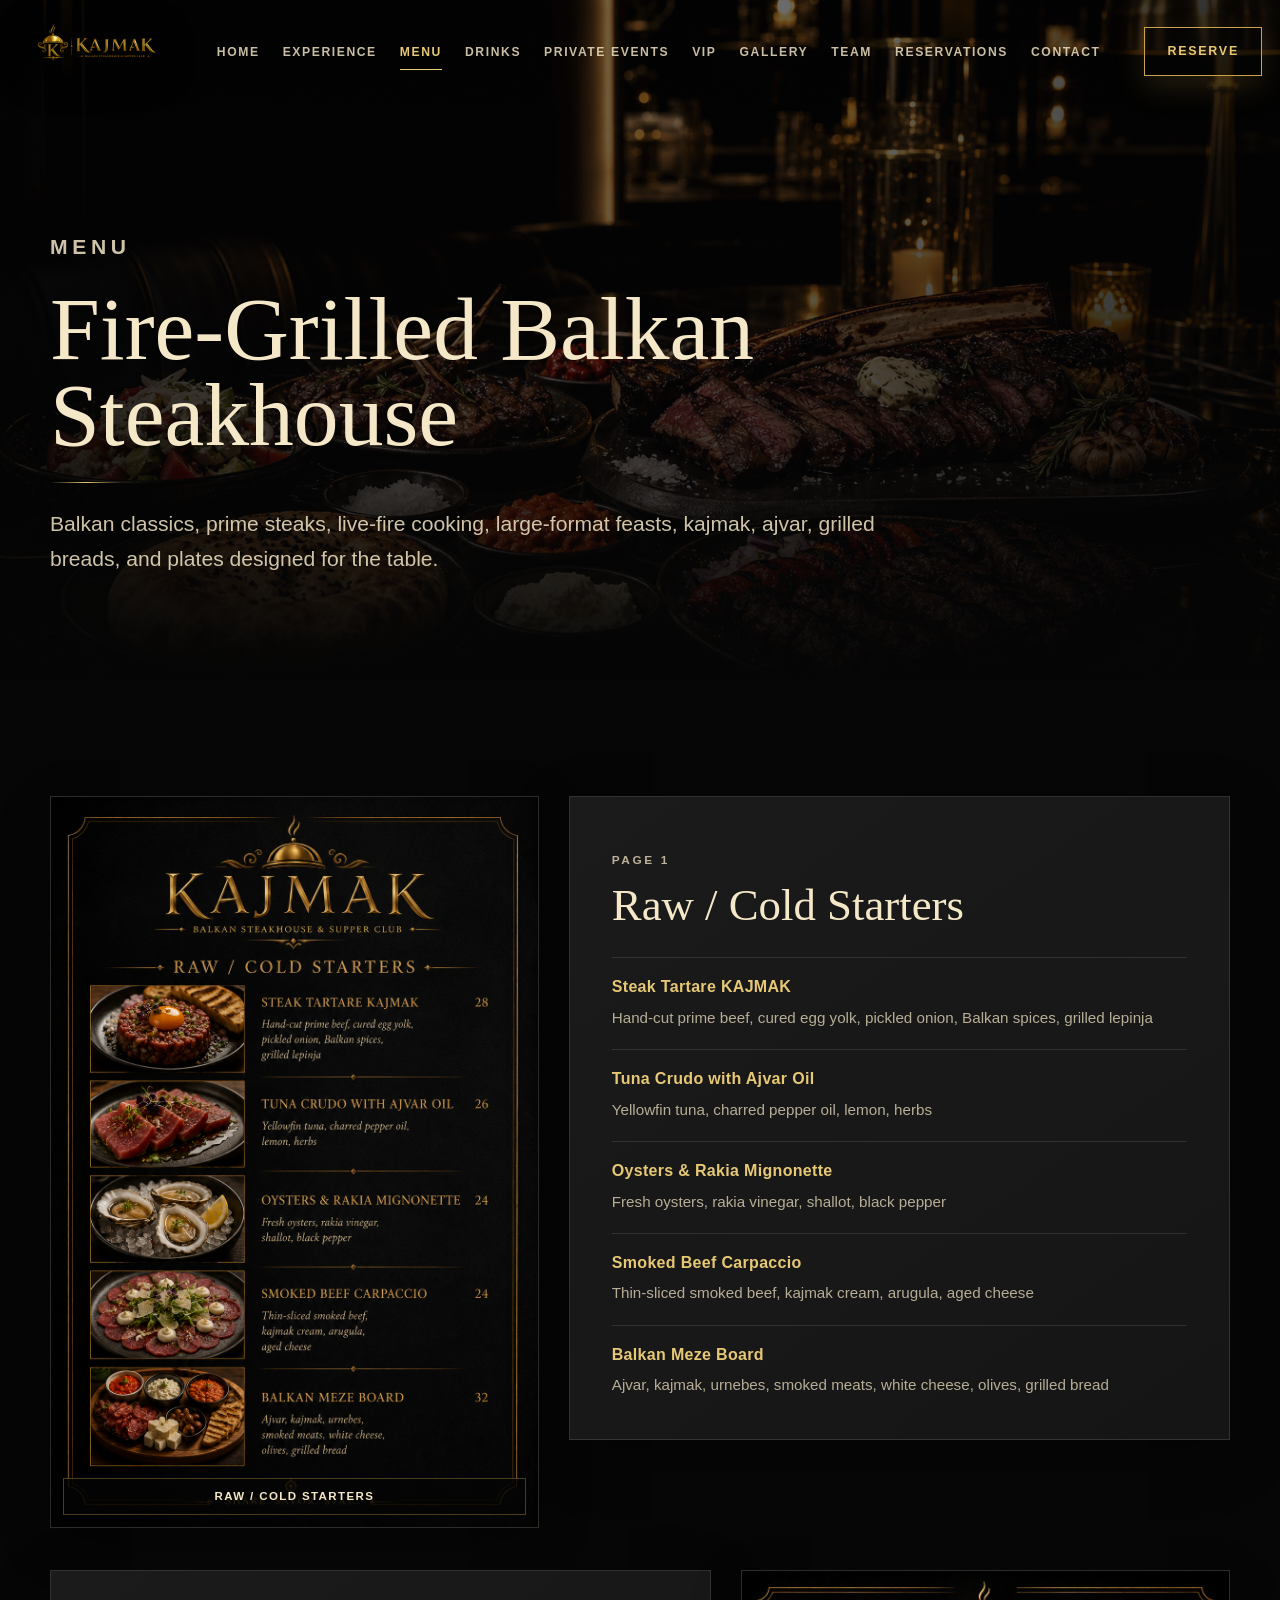
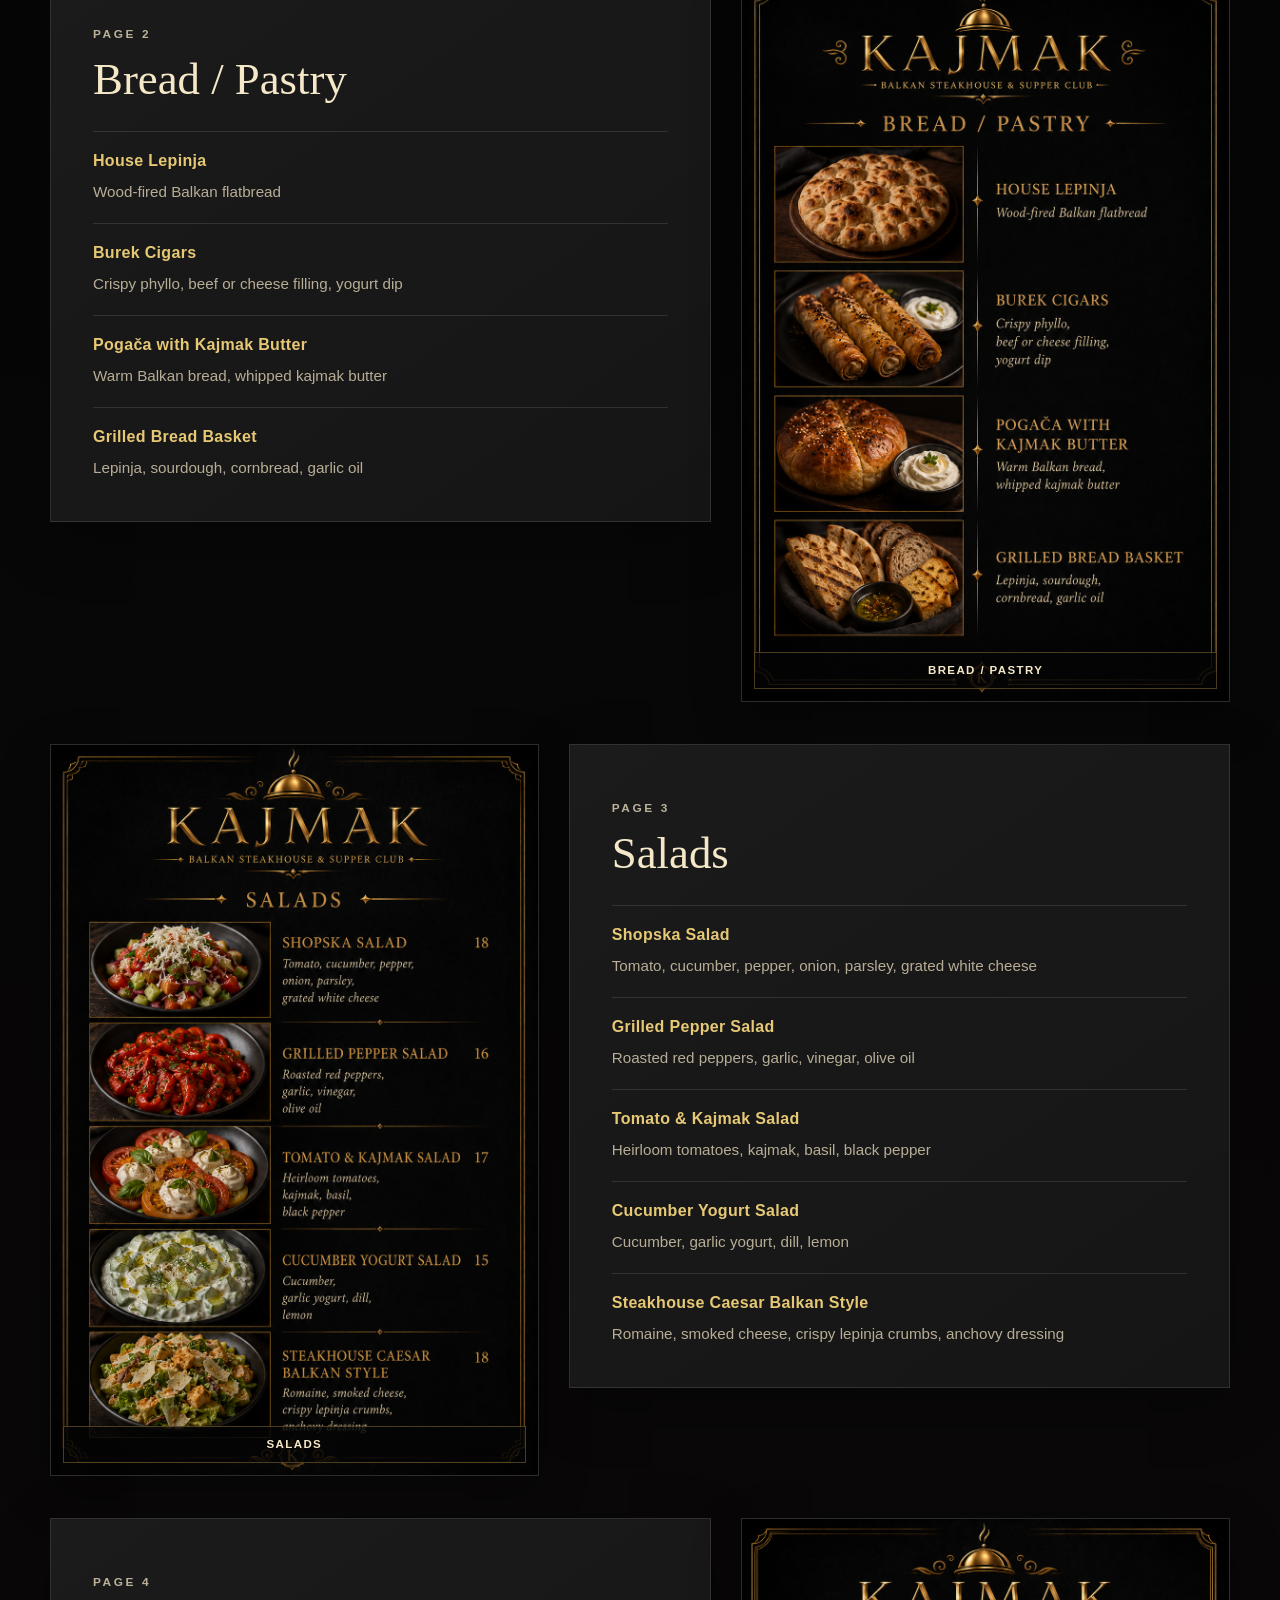
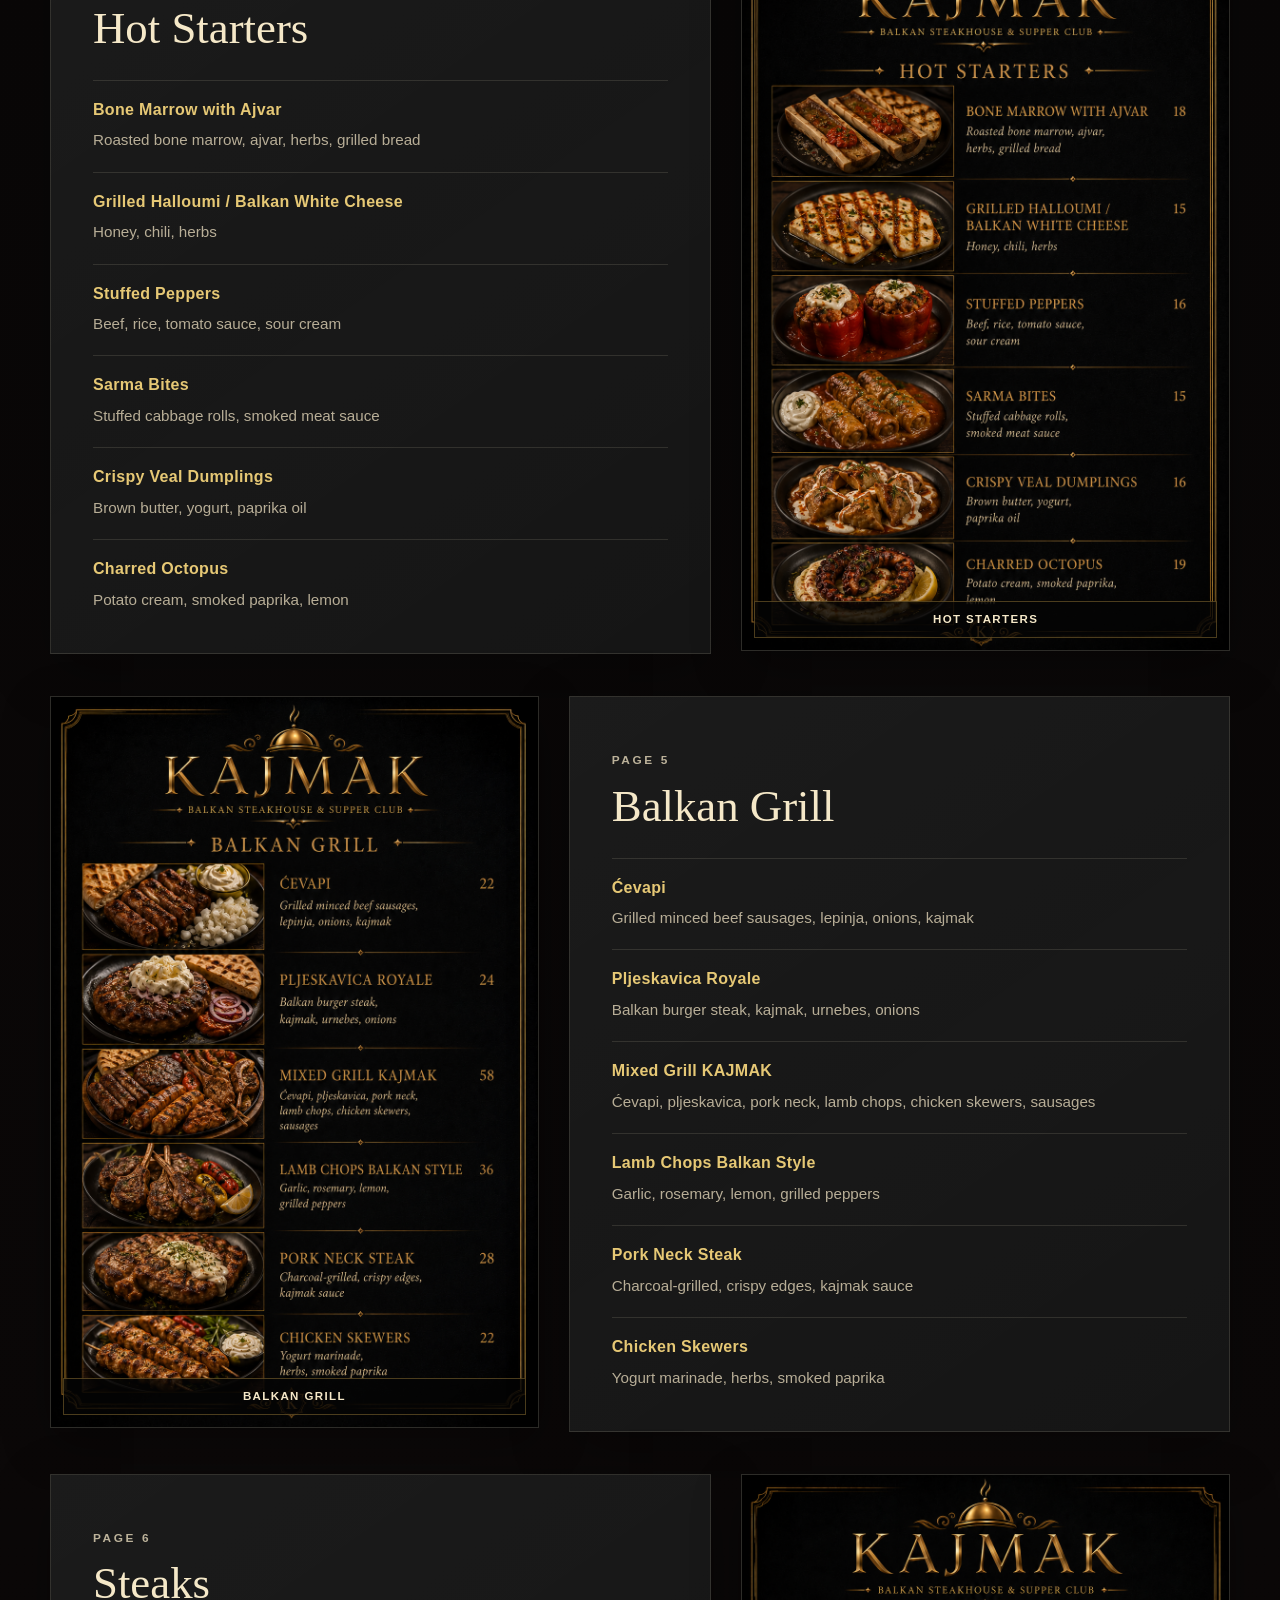
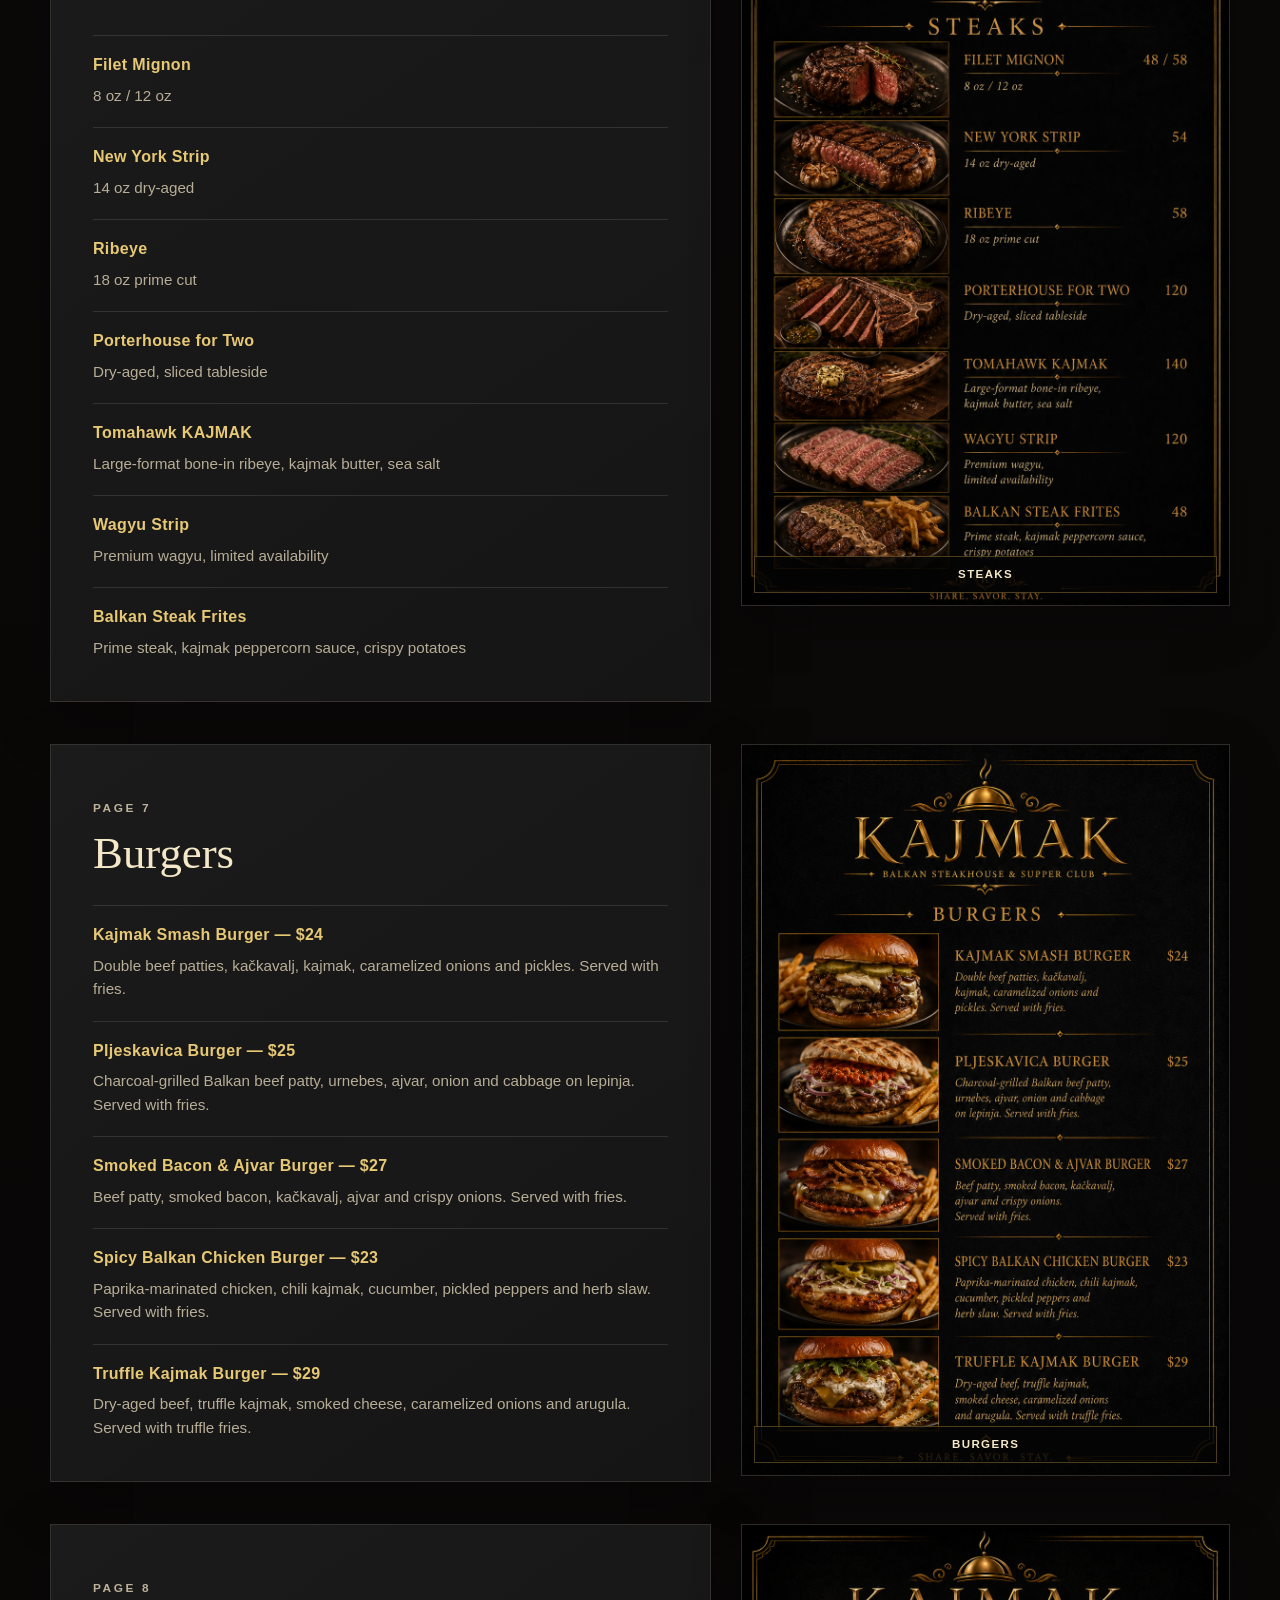
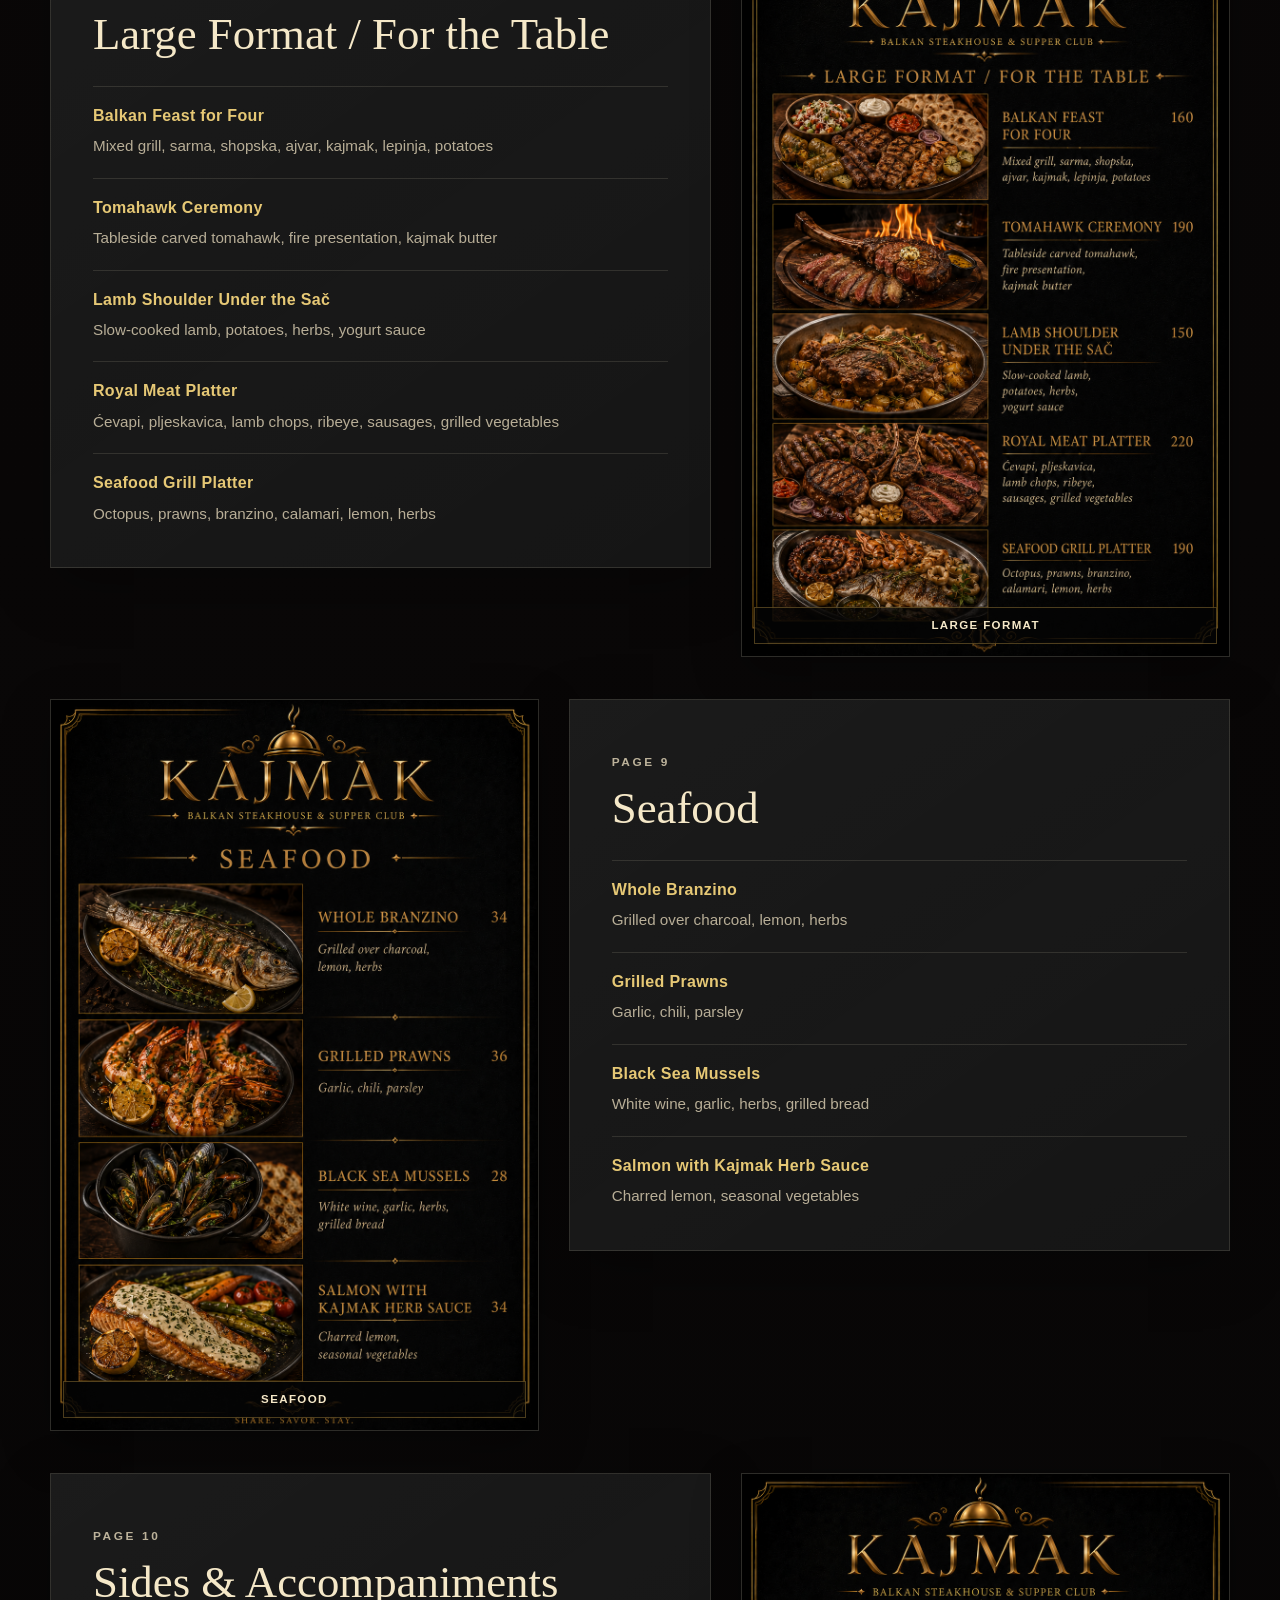
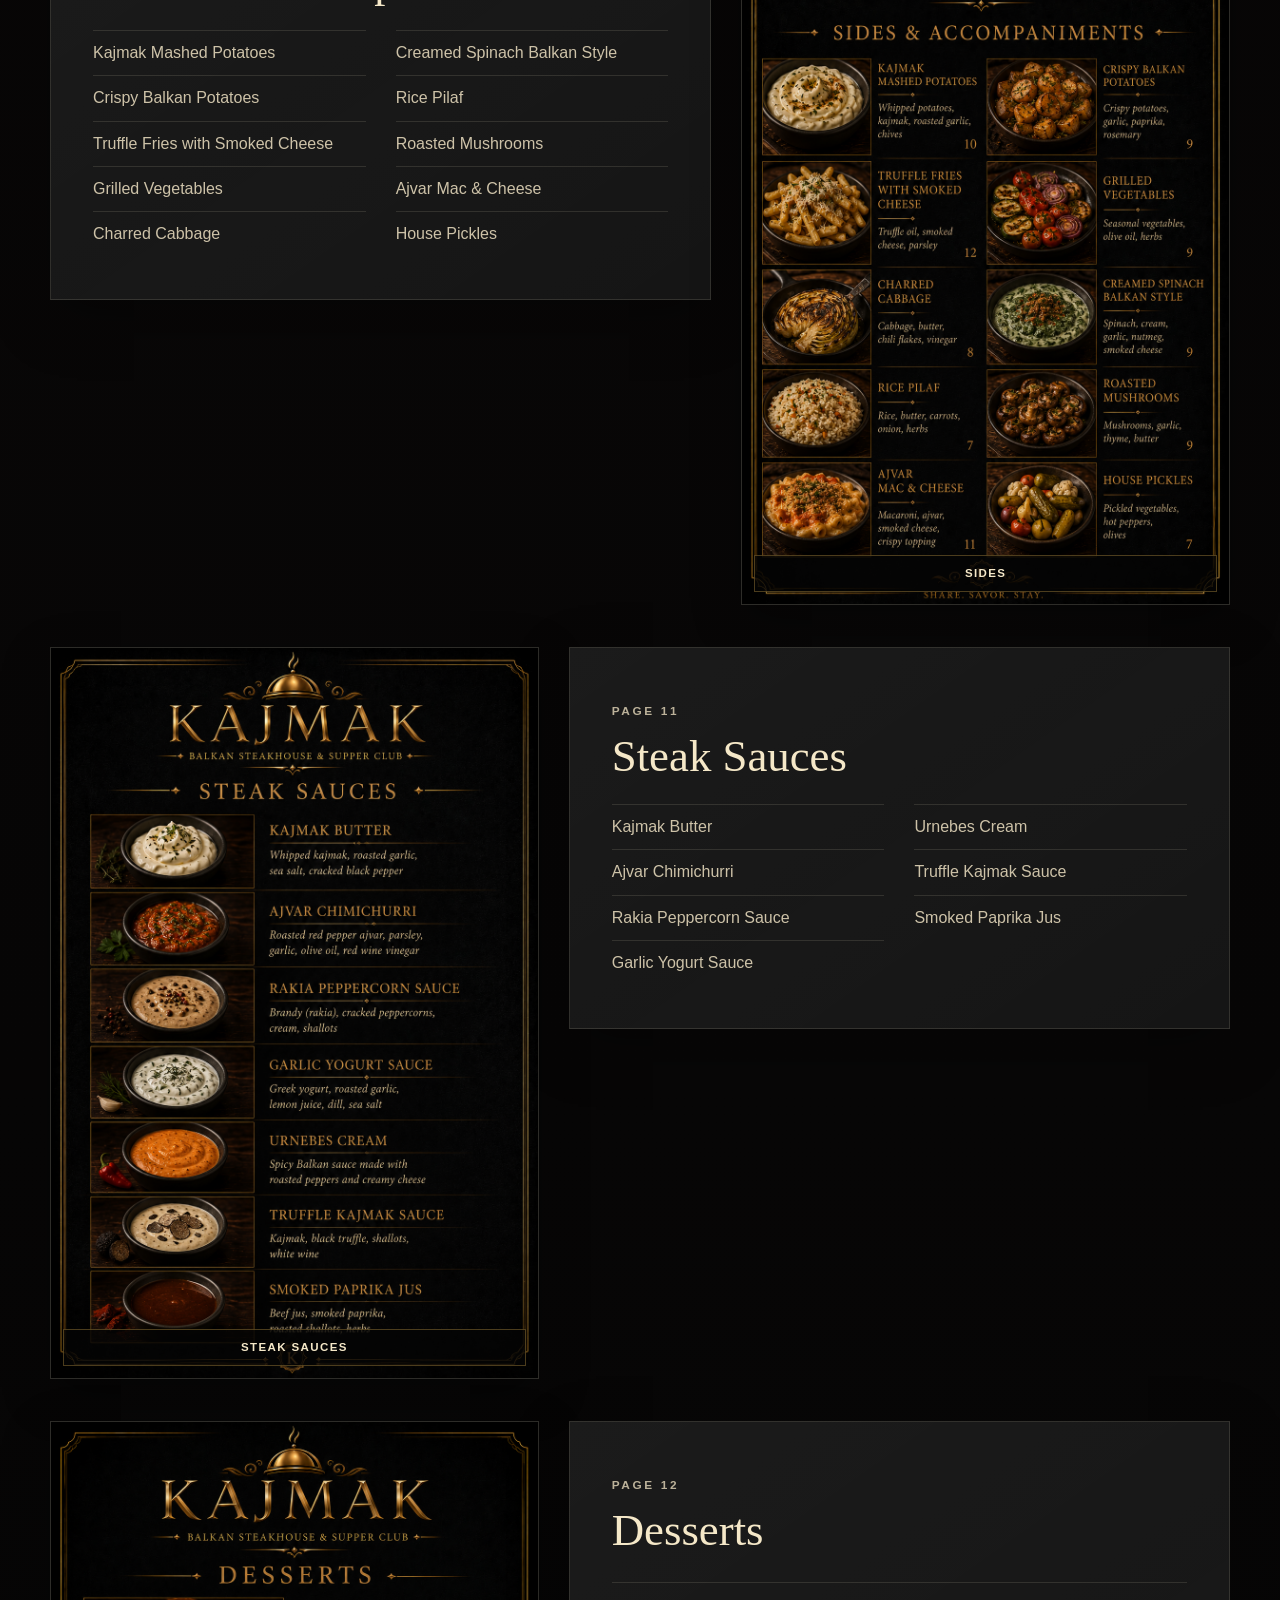
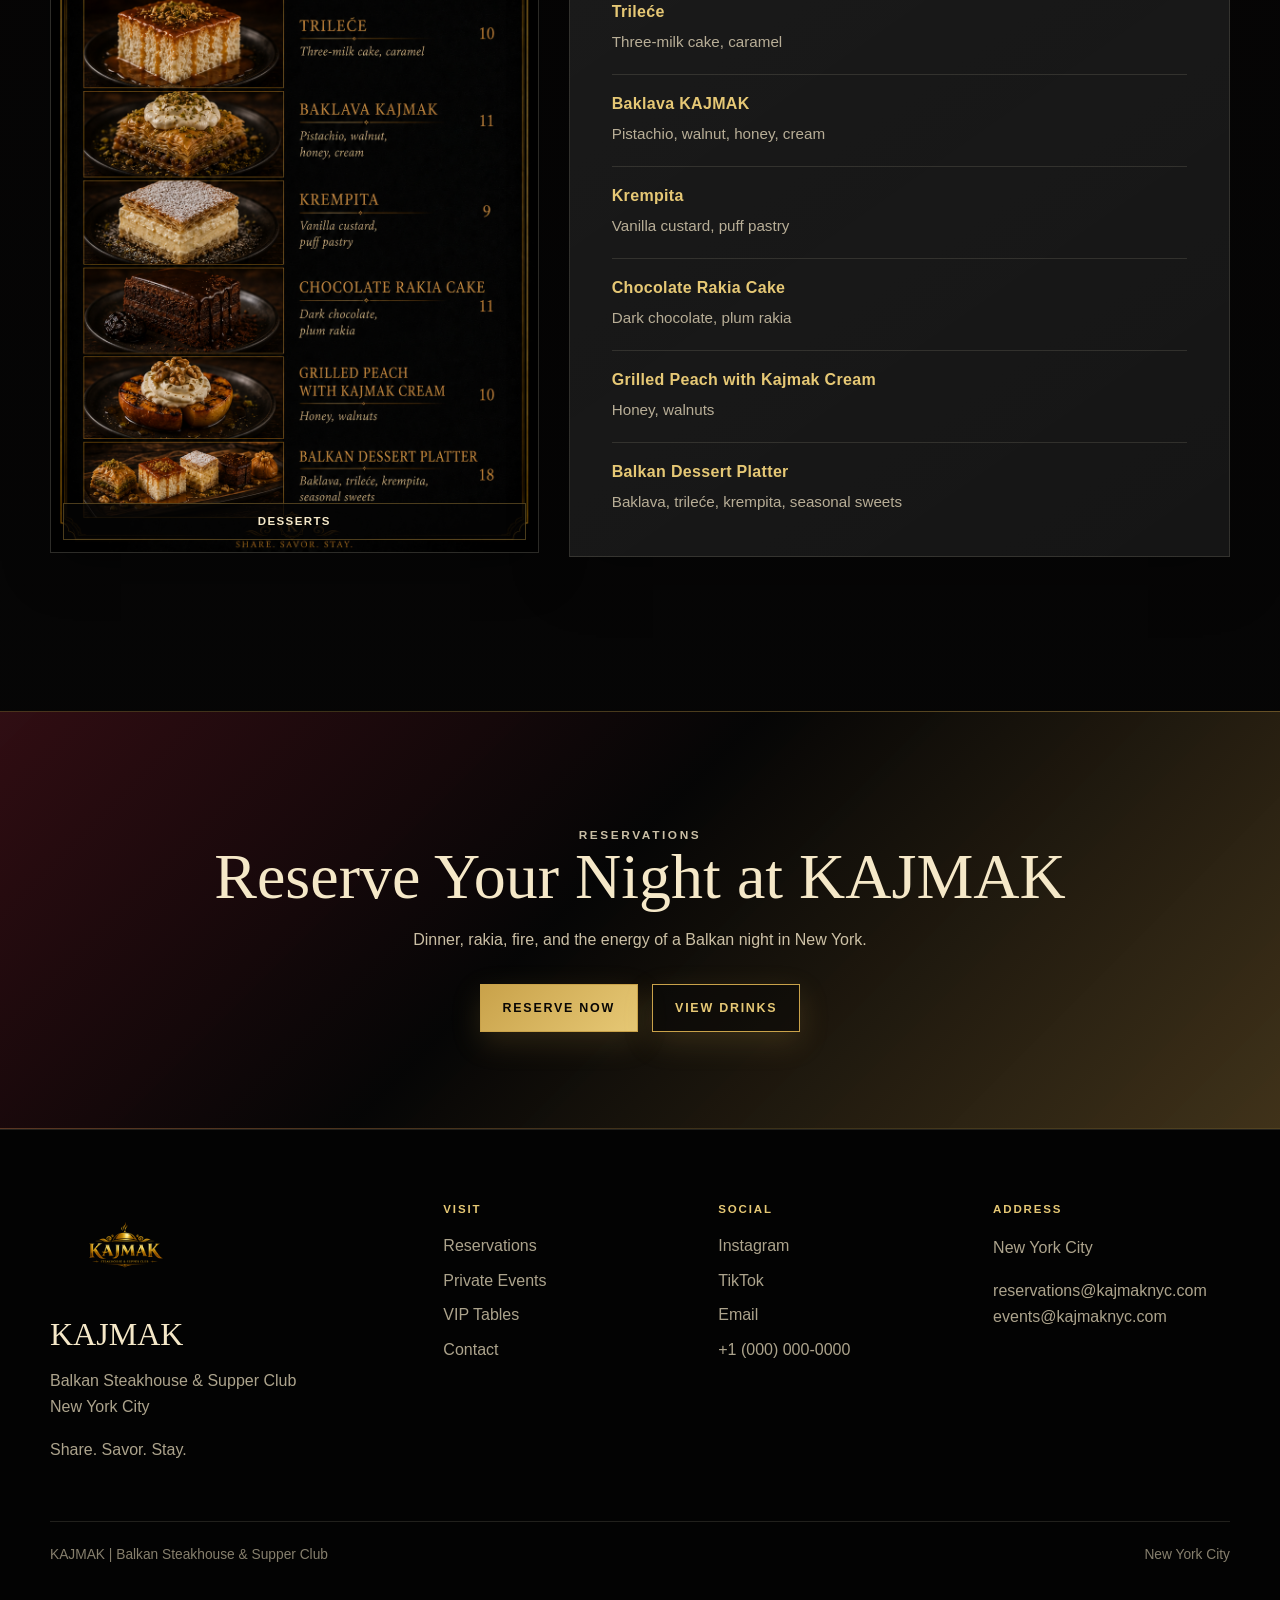
<file: menu/index.html>
<!doctype html>
<html lang="en">
  <head>
    <meta charset="utf-8">
    <meta name="viewport" content="width=device-width, initial-scale=1">
    <title>Menu | KAJMAK Balkan Steakhouse &amp; Supper Club NYC</title>
    <meta name="description" content="KAJMAK is a luxury Balkan steakhouse and supper club in New York City, featuring fire-grilled steaks, Balkan cuisine, rakia, cocktails, private events, and late-night energy.">
    <link rel="icon" type="image/png" href="../images/icon.png">
    <link rel="stylesheet" href="../assets/css/styles.css">
  </head>
  <body>
    <a class="skip-link" href="#main">Skip to content</a>
    <div class="site-shell">
      <header class="nav" data-nav>
        <div class="nav-inner">
          <a class="brand" href="../" aria-label="KAJMAK home"><img src="../images/horizontal_logo.png" alt="KAJMAK" width="1536" height="1024"></a>
          <nav class="nav-links" data-nav-links aria-label="Main navigation">
            <a class="nav-link" href="../">Home</a>
            <a class="nav-link" href="../experience/">Experience</a>
            <a class="nav-link" href="../menu/" aria-current="page">Menu</a>
            <a class="nav-link" href="../drinks/">Drinks</a>
            <a class="nav-link" href="../private-events/">Private Events</a>
            <a class="nav-link" href="../vip/">VIP</a>
            <a class="nav-link" href="../gallery/">Gallery</a>
            <a class="nav-link" href="../#team">Team</a>
            <a class="nav-link" href="../reservations/">Reservations</a>
            <a class="nav-link" href="../contact/">Contact</a>
          </nav>
          <div class="nav-actions"><a class="btn secondary" href="../reservations/">Reserve</a></div>
          <button class="menu-toggle" type="button" aria-label="Open menu" aria-expanded="false" data-menu-toggle><span></span></button>
        </div>
      </header>

      <main id="main">
        <section class="page-hero">
          <img class="page-hero-media" src="../images/menu-hero.png" alt="KAJMAK Balkan steakhouse dishes served for the table" width="1536" height="1024" fetchpriority="high">
          <div class="page-hero-content">
            <p class="section-kicker">Menu</p>
            <h1>Fire-Grilled Balkan Steakhouse</h1>
            <div class="gold-divider"></div>
            <p>Balkan classics, prime steaks, live-fire cooking, large-format feasts, kajmak, ajvar, grilled breads, and plates designed for the table.</p>
          </div>
        </section>

        <section class="section">
          <div class="container">
            <div class="menu-layout">
              <a class="menu-thumb reveal" href="../images/menu1.png" data-lightbox data-caption="Raw / Cold Starters"><img src="../images/menu1.png" alt="Raw and cold starters visual menu page" width="1024" height="1536"><span>Raw / Cold Starters</span></a>
              <section class="menu-text-section reveal" aria-labelledby="raw-cold-starters">
                <p class="section-kicker">Page 1</p>
                <h2 id="raw-cold-starters">Raw / Cold Starters</h2>
                <div class="menu-list">
                  <article class="menu-item"><h3>Steak Tartare KAJMAK</h3><p>Hand-cut prime beef, cured egg yolk, pickled onion, Balkan spices, grilled lepinja</p></article>
                  <article class="menu-item"><h3>Tuna Crudo with Ajvar Oil</h3><p>Yellowfin tuna, charred pepper oil, lemon, herbs</p></article>
                  <article class="menu-item"><h3>Oysters &amp; Rakia Mignonette</h3><p>Fresh oysters, rakia vinegar, shallot, black pepper</p></article>
                  <article class="menu-item"><h3>Smoked Beef Carpaccio</h3><p>Thin-sliced smoked beef, kajmak cream, arugula, aged cheese</p></article>
                  <article class="menu-item"><h3>Balkan Meze Board</h3><p>Ajvar, kajmak, urnebes, smoked meats, white cheese, olives, grilled bread</p></article>
                </div>
              </section>
            </div>

            <div class="menu-layout reverse">
              <section class="menu-text-section reveal" aria-labelledby="bread-pastry">
                <p class="section-kicker">Page 2</p>
                <h2 id="bread-pastry">Bread / Pastry</h2>
                <div class="menu-list">
                  <article class="menu-item"><h3>House Lepinja</h3><p>Wood-fired Balkan flatbread</p></article>
                  <article class="menu-item"><h3>Burek Cigars</h3><p>Crispy phyllo, beef or cheese filling, yogurt dip</p></article>
                  <article class="menu-item"><h3>Pogača with Kajmak Butter</h3><p>Warm Balkan bread, whipped kajmak butter</p></article>
                  <article class="menu-item"><h3>Grilled Bread Basket</h3><p>Lepinja, sourdough, cornbread, garlic oil</p></article>
                </div>
              </section>
              <a class="menu-thumb reveal" href="../images/menu2.png" data-lightbox data-caption="Bread / Pastry"><img src="../images/menu2.png" alt="Bread and pastry visual menu page" width="1024" height="1536" loading="lazy"><span>Bread / Pastry</span></a>
            </div>

            <div class="menu-layout">
              <a class="menu-thumb reveal" href="../images/menu3.png" data-lightbox data-caption="Salads"><img src="../images/menu3.png" alt="Salads visual menu page" width="1024" height="1536" loading="lazy"><span>Salads</span></a>
              <section class="menu-text-section reveal" aria-labelledby="salads">
                <p class="section-kicker">Page 3</p>
                <h2 id="salads">Salads</h2>
                <div class="menu-list">
                  <article class="menu-item"><h3>Shopska Salad</h3><p>Tomato, cucumber, pepper, onion, parsley, grated white cheese</p></article>
                  <article class="menu-item"><h3>Grilled Pepper Salad</h3><p>Roasted red peppers, garlic, vinegar, olive oil</p></article>
                  <article class="menu-item"><h3>Tomato &amp; Kajmak Salad</h3><p>Heirloom tomatoes, kajmak, basil, black pepper</p></article>
                  <article class="menu-item"><h3>Cucumber Yogurt Salad</h3><p>Cucumber, garlic yogurt, dill, lemon</p></article>
                  <article class="menu-item"><h3>Steakhouse Caesar Balkan Style</h3><p>Romaine, smoked cheese, crispy lepinja crumbs, anchovy dressing</p></article>
                </div>
              </section>
            </div>

            <div class="menu-layout reverse">
              <section class="menu-text-section reveal" aria-labelledby="hot-starters">
                <p class="section-kicker">Page 4</p>
                <h2 id="hot-starters">Hot Starters</h2>
                <div class="menu-list">
                  <article class="menu-item"><h3>Bone Marrow with Ajvar</h3><p>Roasted bone marrow, ajvar, herbs, grilled bread</p></article>
                  <article class="menu-item"><h3>Grilled Halloumi / Balkan White Cheese</h3><p>Honey, chili, herbs</p></article>
                  <article class="menu-item"><h3>Stuffed Peppers</h3><p>Beef, rice, tomato sauce, sour cream</p></article>
                  <article class="menu-item"><h3>Sarma Bites</h3><p>Stuffed cabbage rolls, smoked meat sauce</p></article>
                  <article class="menu-item"><h3>Crispy Veal Dumplings</h3><p>Brown butter, yogurt, paprika oil</p></article>
                  <article class="menu-item"><h3>Charred Octopus</h3><p>Potato cream, smoked paprika, lemon</p></article>
                </div>
              </section>
              <a class="menu-thumb reveal" href="../images/menu4.png" data-lightbox data-caption="Hot Starters"><img src="../images/menu4.png" alt="Hot starters visual menu page" width="1024" height="1536" loading="lazy"><span>Hot Starters</span></a>
            </div>

            <div class="menu-layout">
              <a class="menu-thumb reveal" href="../images/menu5.png" data-lightbox data-caption="Balkan Grill"><img src="../images/menu5.png" alt="Balkan grill visual menu page" width="1024" height="1536" loading="lazy"><span>Balkan Grill</span></a>
              <section class="menu-text-section reveal" aria-labelledby="balkan-grill">
                <p class="section-kicker">Page 5</p>
                <h2 id="balkan-grill">Balkan Grill</h2>
                <div class="menu-list">
                  <article class="menu-item"><h3>Ćevapi</h3><p>Grilled minced beef sausages, lepinja, onions, kajmak</p></article>
                  <article class="menu-item"><h3>Pljeskavica Royale</h3><p>Balkan burger steak, kajmak, urnebes, onions</p></article>
                  <article class="menu-item"><h3>Mixed Grill KAJMAK</h3><p>Ćevapi, pljeskavica, pork neck, lamb chops, chicken skewers, sausages</p></article>
                  <article class="menu-item"><h3>Lamb Chops Balkan Style</h3><p>Garlic, rosemary, lemon, grilled peppers</p></article>
                  <article class="menu-item"><h3>Pork Neck Steak</h3><p>Charcoal-grilled, crispy edges, kajmak sauce</p></article>
                  <article class="menu-item"><h3>Chicken Skewers</h3><p>Yogurt marinade, herbs, smoked paprika</p></article>
                </div>
              </section>
            </div>

            <div class="menu-layout reverse">
              <section class="menu-text-section reveal" aria-labelledby="steaks">
                <p class="section-kicker">Page 6</p>
                <h2 id="steaks">Steaks</h2>
                <div class="menu-list">
                  <article class="menu-item"><h3>Filet Mignon</h3><p>8 oz / 12 oz</p></article>
                  <article class="menu-item"><h3>New York Strip</h3><p>14 oz dry-aged</p></article>
                  <article class="menu-item"><h3>Ribeye</h3><p>18 oz prime cut</p></article>
                  <article class="menu-item"><h3>Porterhouse for Two</h3><p>Dry-aged, sliced tableside</p></article>
                  <article class="menu-item"><h3>Tomahawk KAJMAK</h3><p>Large-format bone-in ribeye, kajmak butter, sea salt</p></article>
                  <article class="menu-item"><h3>Wagyu Strip</h3><p>Premium wagyu, limited availability</p></article>
                  <article class="menu-item"><h3>Balkan Steak Frites</h3><p>Prime steak, kajmak peppercorn sauce, crispy potatoes</p></article>
                </div>
              </section>
              <a class="menu-thumb reveal" href="../images/menu6.png" data-lightbox data-caption="Steaks"><img src="../images/menu6.png" alt="Steaks visual menu page" width="1024" height="1536" loading="lazy"><span>Steaks</span></a>
            </div>

            <div class="menu-layout reverse">
              <section class="menu-text-section reveal" aria-labelledby="burgers">
                <p class="section-kicker">Page 7</p>
                <h2 id="burgers">Burgers</h2>
                <div class="menu-list">
                  <article class="menu-item"><h3>Kajmak Smash Burger — $24</h3><p>Double beef patties, kačkavalj, kajmak, caramelized onions and pickles. Served with fries.</p></article>
                  <article class="menu-item"><h3>Pljeskavica Burger — $25</h3><p>Charcoal-grilled Balkan beef patty, urnebes, ajvar, onion and cabbage on lepinja. Served with fries.</p></article>
                  <article class="menu-item"><h3>Smoked Bacon &amp; Ajvar Burger — $27</h3><p>Beef patty, smoked bacon, kačkavalj, ajvar and crispy onions. Served with fries.</p></article>
                  <article class="menu-item"><h3>Spicy Balkan Chicken Burger — $23</h3><p>Paprika-marinated chicken, chili kajmak, cucumber, pickled peppers and herb slaw. Served with fries.</p></article>
                  <article class="menu-item"><h3>Truffle Kajmak Burger — $29</h3><p>Dry-aged beef, truffle kajmak, smoked cheese, caramelized onions and arugula. Served with truffle fries.</p></article>
                </div>
              </section>
              <a class="menu-thumb reveal" href="../images/menu_burgers.png" data-lightbox data-caption="Burgers"><img src="../images/menu_burgers.png" alt="KAJMAK burgers visual menu page with five burgers and prices" width="1024" height="1536" loading="lazy"><span>Burgers</span></a>
            </div>

            <div class="menu-layout reverse">
              <section class="menu-text-section reveal" aria-labelledby="large-format">
                <p class="section-kicker">Page 8</p>
                <h2 id="large-format">Large Format / For the Table</h2>
                <div class="menu-list">
                  <article class="menu-item"><h3>Balkan Feast for Four</h3><p>Mixed grill, sarma, shopska, ajvar, kajmak, lepinja, potatoes</p></article>
                  <article class="menu-item"><h3>Tomahawk Ceremony</h3><p>Tableside carved tomahawk, fire presentation, kajmak butter</p></article>
                  <article class="menu-item"><h3>Lamb Shoulder Under the Sač</h3><p>Slow-cooked lamb, potatoes, herbs, yogurt sauce</p></article>
                  <article class="menu-item"><h3>Royal Meat Platter</h3><p>Ćevapi, pljeskavica, lamb chops, ribeye, sausages, grilled vegetables</p></article>
                  <article class="menu-item"><h3>Seafood Grill Platter</h3><p>Octopus, prawns, branzino, calamari, lemon, herbs</p></article>
                </div>
              </section>
              <a class="menu-thumb reveal" href="../images/menu8.png" data-lightbox data-caption="Large Format / For the Table"><img src="../images/menu8.png" alt="Large format visual menu page" width="1024" height="1536" loading="lazy"><span>Large Format</span></a>
            </div>

            <div class="menu-layout">
              <a class="menu-thumb reveal" href="../images/menu9.png" data-lightbox data-caption="Seafood"><img src="../images/menu9.png" alt="Seafood visual menu page" width="1024" height="1536" loading="lazy"><span>Seafood</span></a>
              <section class="menu-text-section reveal" aria-labelledby="seafood">
                <p class="section-kicker">Page 9</p>
                <h2 id="seafood">Seafood</h2>
                <div class="menu-list">
                  <article class="menu-item"><h3>Whole Branzino</h3><p>Grilled over charcoal, lemon, herbs</p></article>
                  <article class="menu-item"><h3>Grilled Prawns</h3><p>Garlic, chili, parsley</p></article>
                  <article class="menu-item"><h3>Black Sea Mussels</h3><p>White wine, garlic, herbs, grilled bread</p></article>
                  <article class="menu-item"><h3>Salmon with Kajmak Herb Sauce</h3><p>Charred lemon, seasonal vegetables</p></article>
                </div>
              </section>
            </div>

            <div class="menu-layout reverse">
              <section class="menu-text-section reveal" aria-labelledby="sides">
                <p class="section-kicker">Page 10</p>
                <h2 id="sides">Sides &amp; Accompaniments</h2>
                <ul class="simple-list">
                  <li>Kajmak Mashed Potatoes</li>
                  <li>Crispy Balkan Potatoes</li>
                  <li>Truffle Fries with Smoked Cheese</li>
                  <li>Grilled Vegetables</li>
                  <li>Charred Cabbage</li>
                  <li>Creamed Spinach Balkan Style</li>
                  <li>Rice Pilaf</li>
                  <li>Roasted Mushrooms</li>
                  <li>Ajvar Mac &amp; Cheese</li>
                  <li>House Pickles</li>
                </ul>
              </section>
              <a class="menu-thumb reveal" href="../images/menu10.png" data-lightbox data-caption="Sides and Accompaniments"><img src="../images/menu10.png" alt="Sides and accompaniments visual menu page" width="1024" height="1536" loading="lazy"><span>Sides</span></a>
            </div>

            <div class="menu-layout">
              <a class="menu-thumb reveal" href="../images/menu7.png" data-lightbox data-caption="Steak Sauces"><img src="../images/menu7.png" alt="Steak sauces visual menu page" width="1024" height="1536" loading="lazy"><span>Steak Sauces</span></a>
              <section class="menu-text-section reveal" aria-labelledby="steak-sauces">
                <p class="section-kicker">Page 11</p>
                <h2 id="steak-sauces">Steak Sauces</h2>
                <ul class="simple-list">
                  <li>Kajmak Butter</li>
                  <li>Ajvar Chimichurri</li>
                  <li>Rakia Peppercorn Sauce</li>
                  <li>Garlic Yogurt Sauce</li>
                  <li>Urnebes Cream</li>
                  <li>Truffle Kajmak Sauce</li>
                  <li>Smoked Paprika Jus</li>
                </ul>
              </section>
            </div>

            <div class="menu-layout">
              <a class="menu-thumb reveal" href="../images/menu11.png" data-lightbox data-caption="Desserts"><img src="../images/menu11.png" alt="Desserts visual menu page" width="1024" height="1536" loading="lazy"><span>Desserts</span></a>
              <section class="menu-text-section reveal" aria-labelledby="desserts">
                <p class="section-kicker">Page 12</p>
                <h2 id="desserts">Desserts</h2>
                <div class="menu-list">
                  <article class="menu-item"><h3>Trileće</h3><p>Three-milk cake, caramel</p></article>
                  <article class="menu-item"><h3>Baklava KAJMAK</h3><p>Pistachio, walnut, honey, cream</p></article>
                  <article class="menu-item"><h3>Krempita</h3><p>Vanilla custard, puff pastry</p></article>
                  <article class="menu-item"><h3>Chocolate Rakia Cake</h3><p>Dark chocolate, plum rakia</p></article>
                  <article class="menu-item"><h3>Grilled Peach with Kajmak Cream</h3><p>Honey, walnuts</p></article>
                  <article class="menu-item"><h3>Balkan Dessert Platter</h3><p>Baklava, trileće, krempita, seasonal sweets</p></article>
                </div>
              </section>
            </div>

          </div>
        </section>

        <section class="cta-section">
          <div class="cta-inner reveal">
            <p class="section-kicker">Reservations</p>
            <h2>Reserve Your Night at KAJMAK</h2>
            <p>Dinner, rakia, fire, and the energy of a Balkan night in New York.</p>
            <div class="button-row"><a class="btn" href="../reservations/">Reserve Now</a><a class="btn secondary" href="../drinks/">View Drinks</a></div>
          </div>
        </section>
      </main>

      <footer class="site-footer">
        <div class="container footer-grid">
          <div class="footer-col"><img class="footer-logo" src="../images/logo.png" alt="KAJMAK" width="1536" height="1024" loading="lazy"><div class="footer-brand">KAJMAK</div><p>Balkan Steakhouse &amp; Supper Club<br>New York City</p><p>Share. Savor. Stay.</p></div>
          <div class="footer-col"><h2>Visit</h2><div class="footer-links"><a href="../reservations/">Reservations</a><a href="../private-events/">Private Events</a><a href="../vip/">VIP Tables</a><a href="../contact/">Contact</a></div></div>
          <div class="footer-col"><h2>Social</h2><div class="footer-links"><a href="https://www.instagram.com/" aria-label="KAJMAK Instagram">Instagram</a><a href="https://www.tiktok.com/" aria-label="KAJMAK TikTok">TikTok</a><a href="mailto:reservations@kajmaknyc.com">Email</a><a href="tel:+10000000000">+1 (000) 000-0000</a></div></div>
          <div class="footer-col"><h2>Address</h2><p>New York City</p><p>reservations@kajmaknyc.com<br>events@kajmaknyc.com</p></div>
        </div>
        <div class="footer-bottom"><span>KAJMAK | Balkan Steakhouse &amp; Supper Club</span><span>New York City</span></div>
      </footer>
    </div>

    <div class="mobile-reserve"><a class="btn" href="../reservations/">Reserve</a></div>
    <div class="lightbox" role="dialog" aria-modal="true" aria-hidden="true" aria-label="Image preview" data-lightbox-modal>
      <div class="lightbox-dialog"><button class="lightbox-close" type="button" aria-label="Close image preview" data-lightbox-close>&times;</button><img src="../images/icon.png" alt="" data-lightbox-image><div class="lightbox-caption" data-lightbox-caption></div></div>
    </div>
    <script src="../assets/js/site.js"></script>
  </body>
</html>
</file>
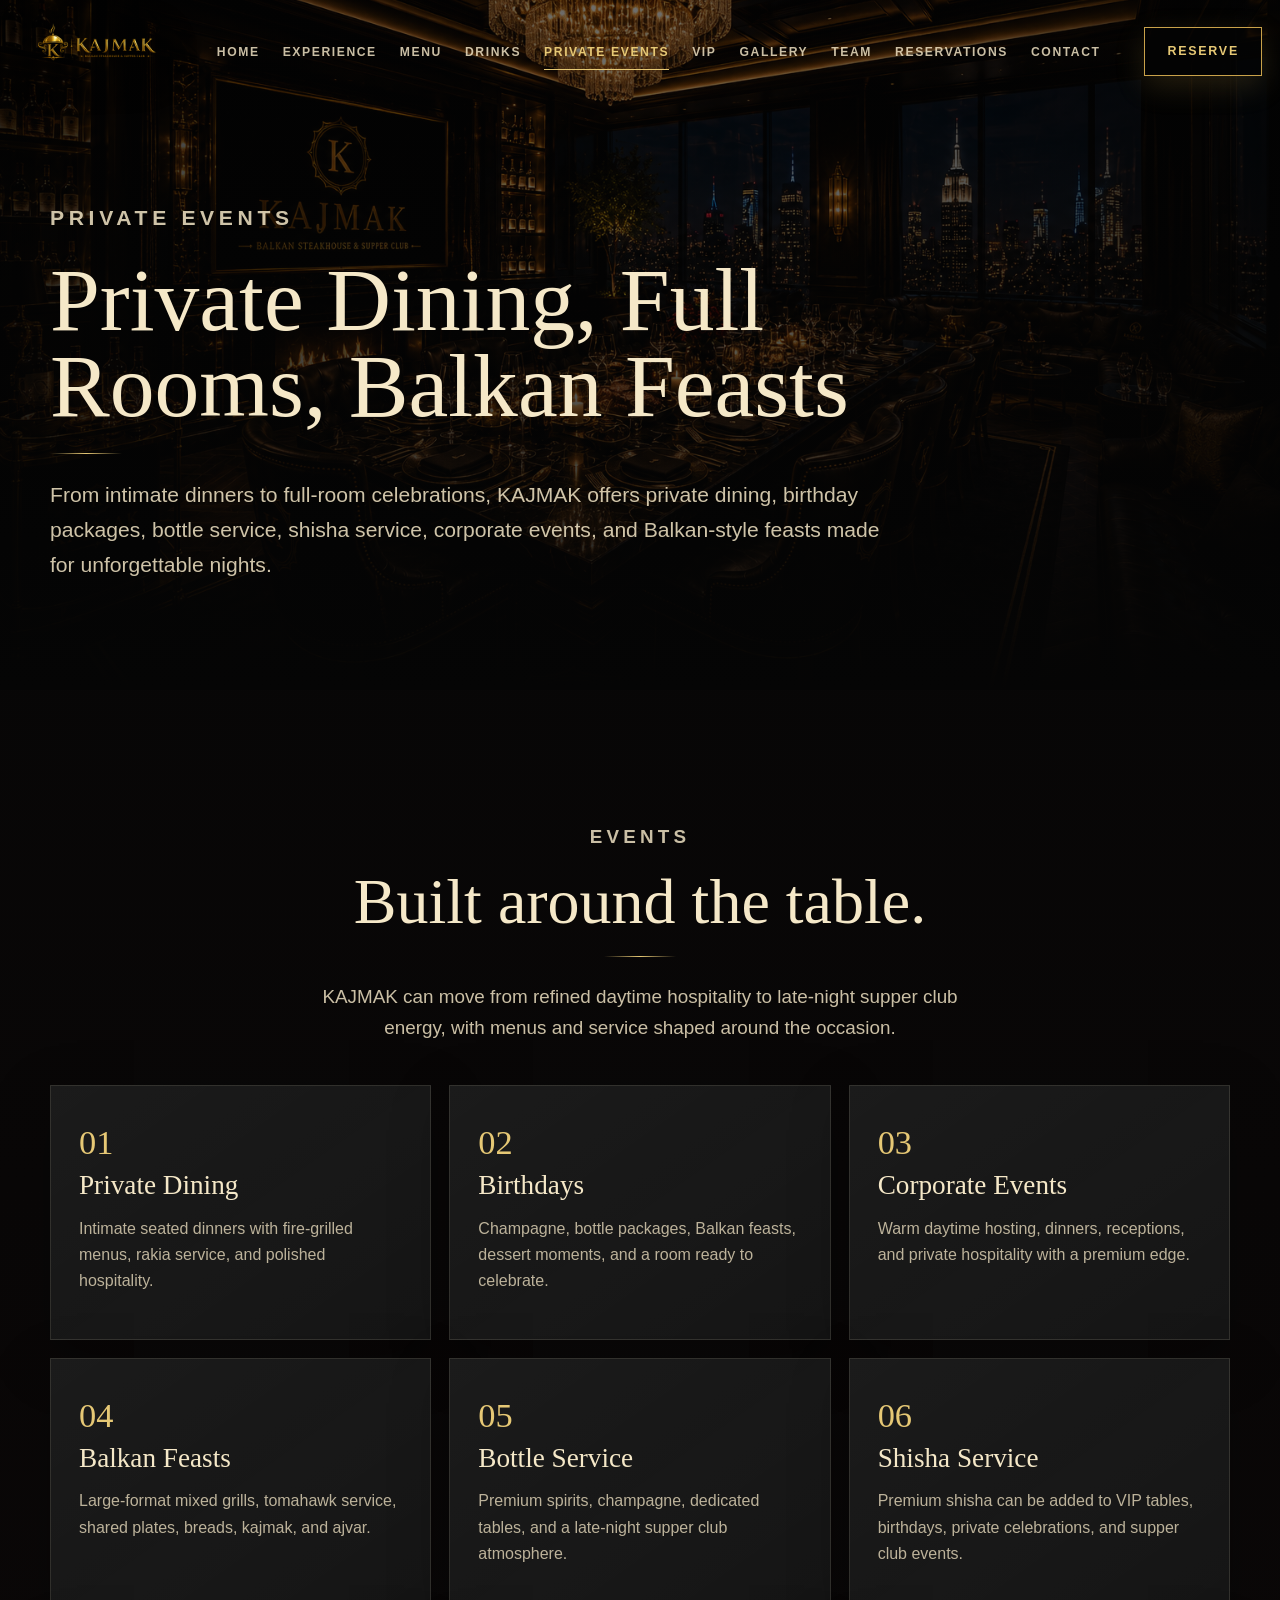
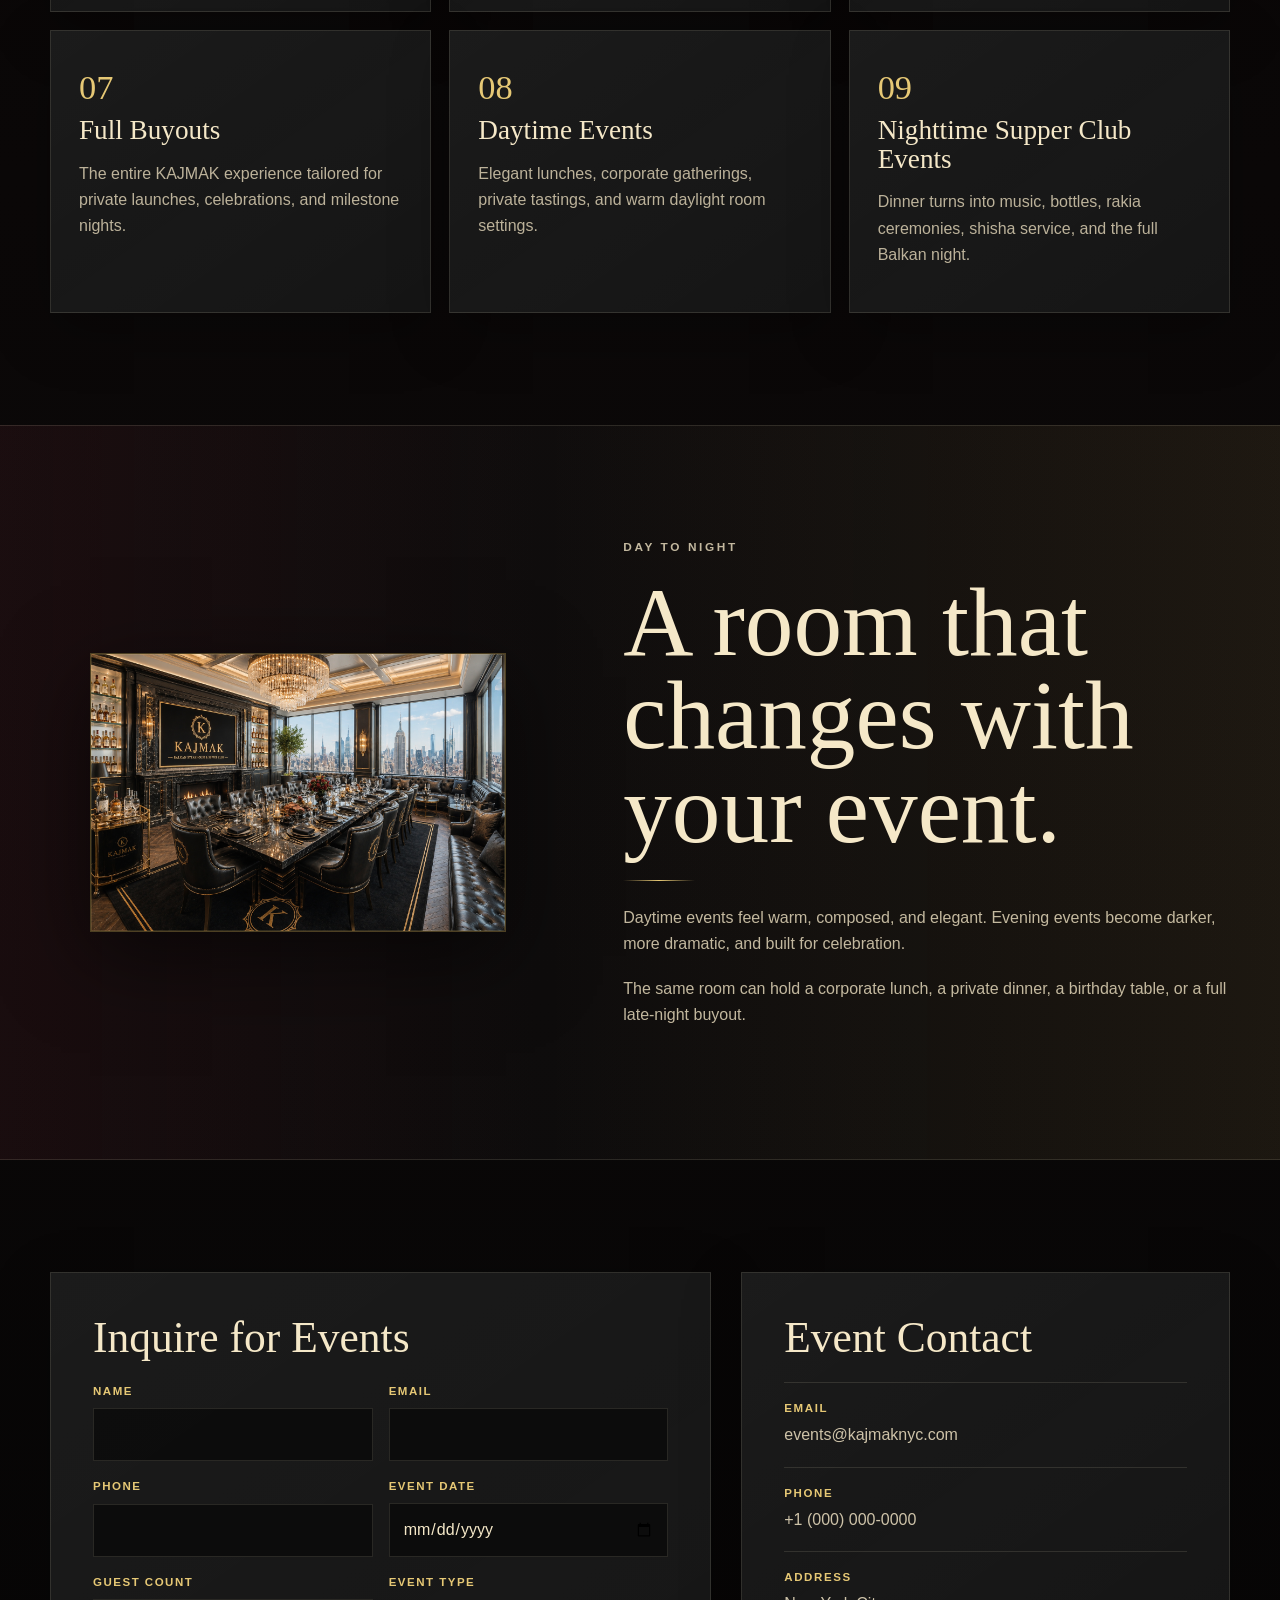
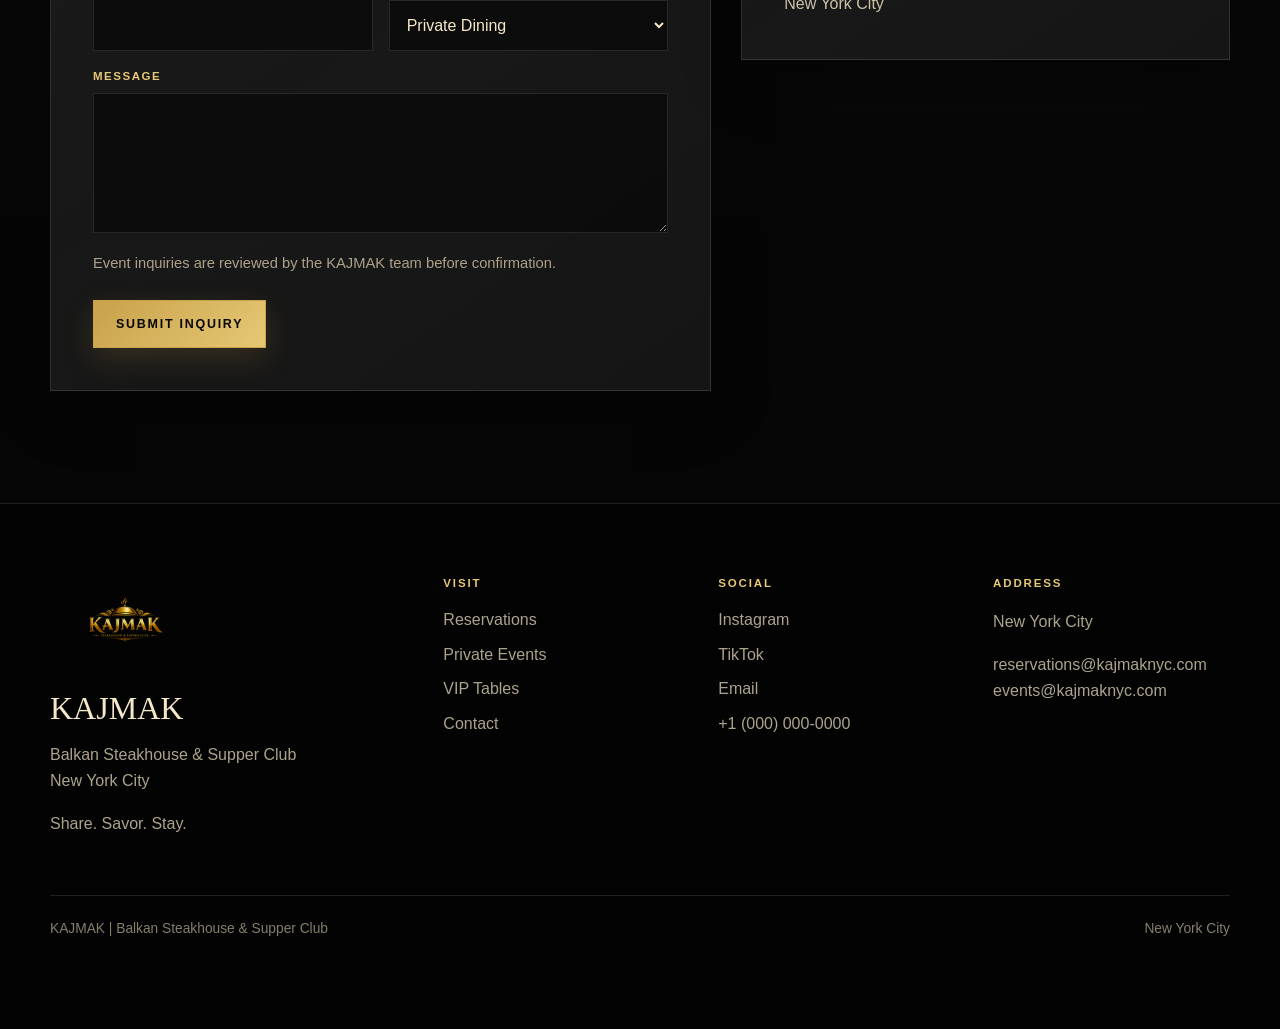
<file: private-events/index.html>
<!doctype html>
<html lang="en">
  <head>
    <meta charset="utf-8">
    <meta name="viewport" content="width=device-width, initial-scale=1">
    <title>Private Events | KAJMAK Balkan Steakhouse &amp; Supper Club NYC</title>
    <meta name="description" content="KAJMAK is a luxury Balkan steakhouse and supper club in New York City, featuring fire-grilled steaks, Balkan cuisine, rakia, cocktails, shisha, private events, and late-night energy.">
    <link rel="icon" type="image/png" href="../images/icon.png">
    <link rel="stylesheet" href="../assets/css/styles.css">
  </head>
  <body>
    <a class="skip-link" href="#main">Skip to content</a>
    <div class="site-shell">
      <header class="nav" data-nav>
        <div class="nav-inner">
          <a class="brand" href="../" aria-label="KAJMAK home"><img src="../images/horizontal_logo.png" alt="KAJMAK" width="1536" height="1024"></a>
          <nav class="nav-links" data-nav-links aria-label="Main navigation">
            <a class="nav-link" href="../">Home</a>
            <a class="nav-link" href="../experience/">Experience</a>
            <a class="nav-link" href="../menu/">Menu</a>
            <a class="nav-link" href="../drinks/">Drinks</a>
            <a class="nav-link" href="../private-events/" aria-current="page">Private Events</a>
            <a class="nav-link" href="../vip/">VIP</a>
            <a class="nav-link" href="../gallery/">Gallery</a>
            <a class="nav-link" href="../#team">Team</a>
            <a class="nav-link" href="../reservations/">Reservations</a>
            <a class="nav-link" href="../contact/">Contact</a>
          </nav>
          <div class="nav-actions"><a class="btn secondary" href="../reservations/">Reserve</a></div>
          <button class="menu-toggle" type="button" aria-label="Open menu" aria-expanded="false" data-menu-toggle><span></span></button>
        </div>
      </header>

      <main id="main">
        <section class="page-hero">
          <img class="page-hero-media" src="../images/vip.png" alt="KAJMAK private event and VIP room at night" width="1536" height="1024" fetchpriority="high">
          <div class="page-hero-content">
            <p class="section-kicker">Private Events</p>
            <h1>Private Dining, Full Rooms, Balkan Feasts</h1>
            <div class="gold-divider"></div>
            <p>From intimate dinners to full-room celebrations, KAJMAK offers private dining, birthday packages, bottle service, shisha service, corporate events, and Balkan-style feasts made for unforgettable nights.</p>
          </div>
        </section>

        <section class="section">
          <div class="container">
            <div class="section-header center reveal">
              <p class="section-kicker">Events</p>
              <h2>Built around the table.</h2>
              <div class="gold-divider"></div>
              <p>KAJMAK can move from refined daytime hospitality to late-night supper club energy, with menus and service shaped around the occasion.</p>
            </div>
            <div class="experience-grid">
              <article class="experience-card reveal"><div class="number">01</div><h3>Private Dining</h3><p>Intimate seated dinners with fire-grilled menus, rakia service, and polished hospitality.</p></article>
              <article class="experience-card reveal"><div class="number">02</div><h3>Birthdays</h3><p>Champagne, bottle packages, Balkan feasts, dessert moments, and a room ready to celebrate.</p></article>
              <article class="experience-card reveal"><div class="number">03</div><h3>Corporate Events</h3><p>Warm daytime hosting, dinners, receptions, and private hospitality with a premium edge.</p></article>
              <article class="experience-card reveal"><div class="number">04</div><h3>Balkan Feasts</h3><p>Large-format mixed grills, tomahawk service, shared plates, breads, kajmak, and ajvar.</p></article>
              <article class="experience-card reveal"><div class="number">05</div><h3>Bottle Service</h3><p>Premium spirits, champagne, dedicated tables, and a late-night supper club atmosphere.</p></article>
              <article class="experience-card reveal"><div class="number">06</div><h3>Shisha Service</h3><p>Premium shisha can be added to VIP tables, birthdays, private celebrations, and supper club events.</p></article>
              <article class="experience-card reveal"><div class="number">07</div><h3>Full Buyouts</h3><p>The entire KAJMAK experience tailored for private launches, celebrations, and milestone nights.</p></article>
              <article class="experience-card reveal"><div class="number">08</div><h3>Daytime Events</h3><p>Elegant lunches, corporate gatherings, private tastings, and warm daylight room settings.</p></article>
              <article class="experience-card reveal"><div class="number">09</div><h3>Nighttime Supper Club Events</h3><p>Dinner turns into music, bottles, rakia ceremonies, shisha service, and the full Balkan night.</p></article>
            </div>
          </div>
        </section>

        <section class="section band">
          <div class="container two-column">
            <figure class="feature-image reveal">
              <img src="../images/vip_d.png" alt="KAJMAK private event room during the day" width="1536" height="1024" loading="lazy">
            </figure>
            <div class="text-block reveal">
              <p class="section-kicker">Day to Night</p>
              <h2 class="hero-title">A room that changes with your event.</h2>
              <div class="gold-divider"></div>
              <p>Daytime events feel warm, composed, and elegant. Evening events become darker, more dramatic, and built for celebration.</p>
              <p>The same room can hold a corporate lunch, a private dinner, a birthday table, or a full late-night buyout.</p>
            </div>
          </div>
        </section>

        <section class="section">
          <div class="container forms-grid">
            <form class="form-panel reveal" action="#" method="post">
              <h2>Inquire for Events</h2>
              <div class="form-grid">
                <div class="field"><label for="event-name">Name</label><input id="event-name" name="name" type="text" autocomplete="name" required></div>
                <div class="field"><label for="event-email">Email</label><input id="event-email" name="email" type="email" autocomplete="email" required></div>
                <div class="field"><label for="event-phone">Phone</label><input id="event-phone" name="phone" type="tel" autocomplete="tel"></div>
                <div class="field"><label for="event-date">Event Date</label><input id="event-date" name="event-date" type="date"></div>
                <div class="field"><label for="guest-count">Guest Count</label><input id="guest-count" name="guest-count" type="number" min="1" inputmode="numeric"></div>
                <div class="field">
                  <label for="event-type">Event Type</label>
                  <select id="event-type" name="event-type">
                    <option>Private Dining</option>
                    <option>Birthday</option>
                    <option>Corporate Event</option>
                    <option>Balkan Feast</option>
                    <option>Bottle Service</option>
                    <option>Shisha Service</option>
                    <option>Full Buyout</option>
                    <option>Daytime Event</option>
                    <option>Nighttime Supper Club Event</option>
                  </select>
                </div>
                <div class="field full"><label for="event-message">Message</label><textarea id="event-message" name="message"></textarea></div>
              </div>
              <p class="form-note">Event inquiries are reviewed by the KAJMAK team before confirmation.</p>
              <div class="button-row mt-24"><button class="btn" type="submit">Submit Inquiry</button></div>
            </form>
            <aside class="info-panel reveal">
              <h2>Event Contact</h2>
              <dl class="contact-list">
                <div><dt>Email</dt><dd><a href="mailto:events@kajmaknyc.com">events@kajmaknyc.com</a></dd></div>
                <div><dt>Phone</dt><dd><a href="tel:+10000000000">+1 (000) 000-0000</a></dd></div>
                <div><dt>Address</dt><dd>New York City</dd></div>
              </dl>
            </aside>
          </div>
        </section>
      </main>

      <footer class="site-footer">
        <div class="container footer-grid">
          <div class="footer-col"><img class="footer-logo" src="../images/logo.png" alt="KAJMAK" width="1536" height="1024" loading="lazy"><div class="footer-brand">KAJMAK</div><p>Balkan Steakhouse &amp; Supper Club<br>New York City</p><p>Share. Savor. Stay.</p></div>
          <div class="footer-col"><h2>Visit</h2><div class="footer-links"><a href="../reservations/">Reservations</a><a href="../private-events/">Private Events</a><a href="../vip/">VIP Tables</a><a href="../contact/">Contact</a></div></div>
          <div class="footer-col"><h2>Social</h2><div class="footer-links"><a href="https://www.instagram.com/" aria-label="KAJMAK Instagram">Instagram</a><a href="https://www.tiktok.com/" aria-label="KAJMAK TikTok">TikTok</a><a href="mailto:reservations@kajmaknyc.com">Email</a><a href="tel:+10000000000">+1 (000) 000-0000</a></div></div>
          <div class="footer-col"><h2>Address</h2><p>New York City</p><p>reservations@kajmaknyc.com<br>events@kajmaknyc.com</p></div>
        </div>
        <div class="footer-bottom"><span>KAJMAK | Balkan Steakhouse &amp; Supper Club</span><span>New York City</span></div>
      </footer>
    </div>

    <div class="mobile-reserve"><a class="btn" href="../reservations/">Reserve</a></div>
    <script src="../assets/js/site.js"></script>
  </body>
</html>
</file>
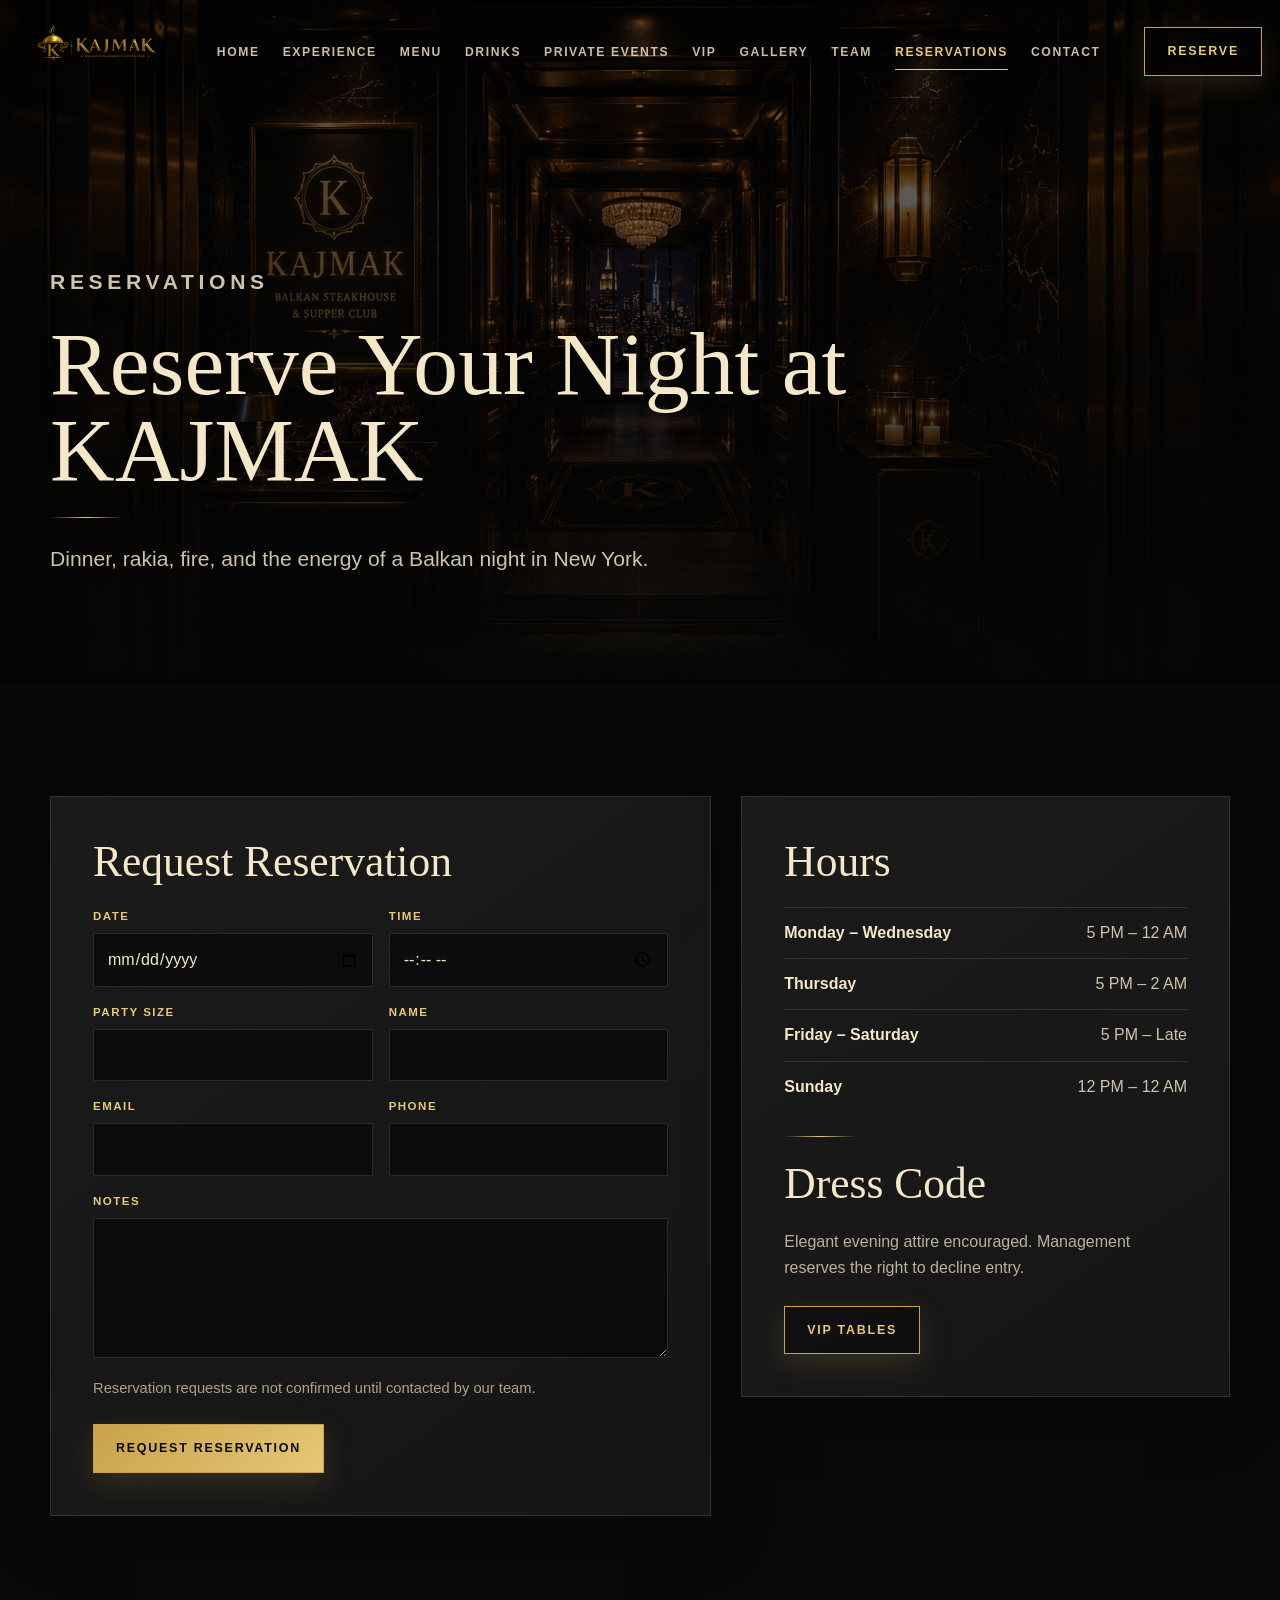
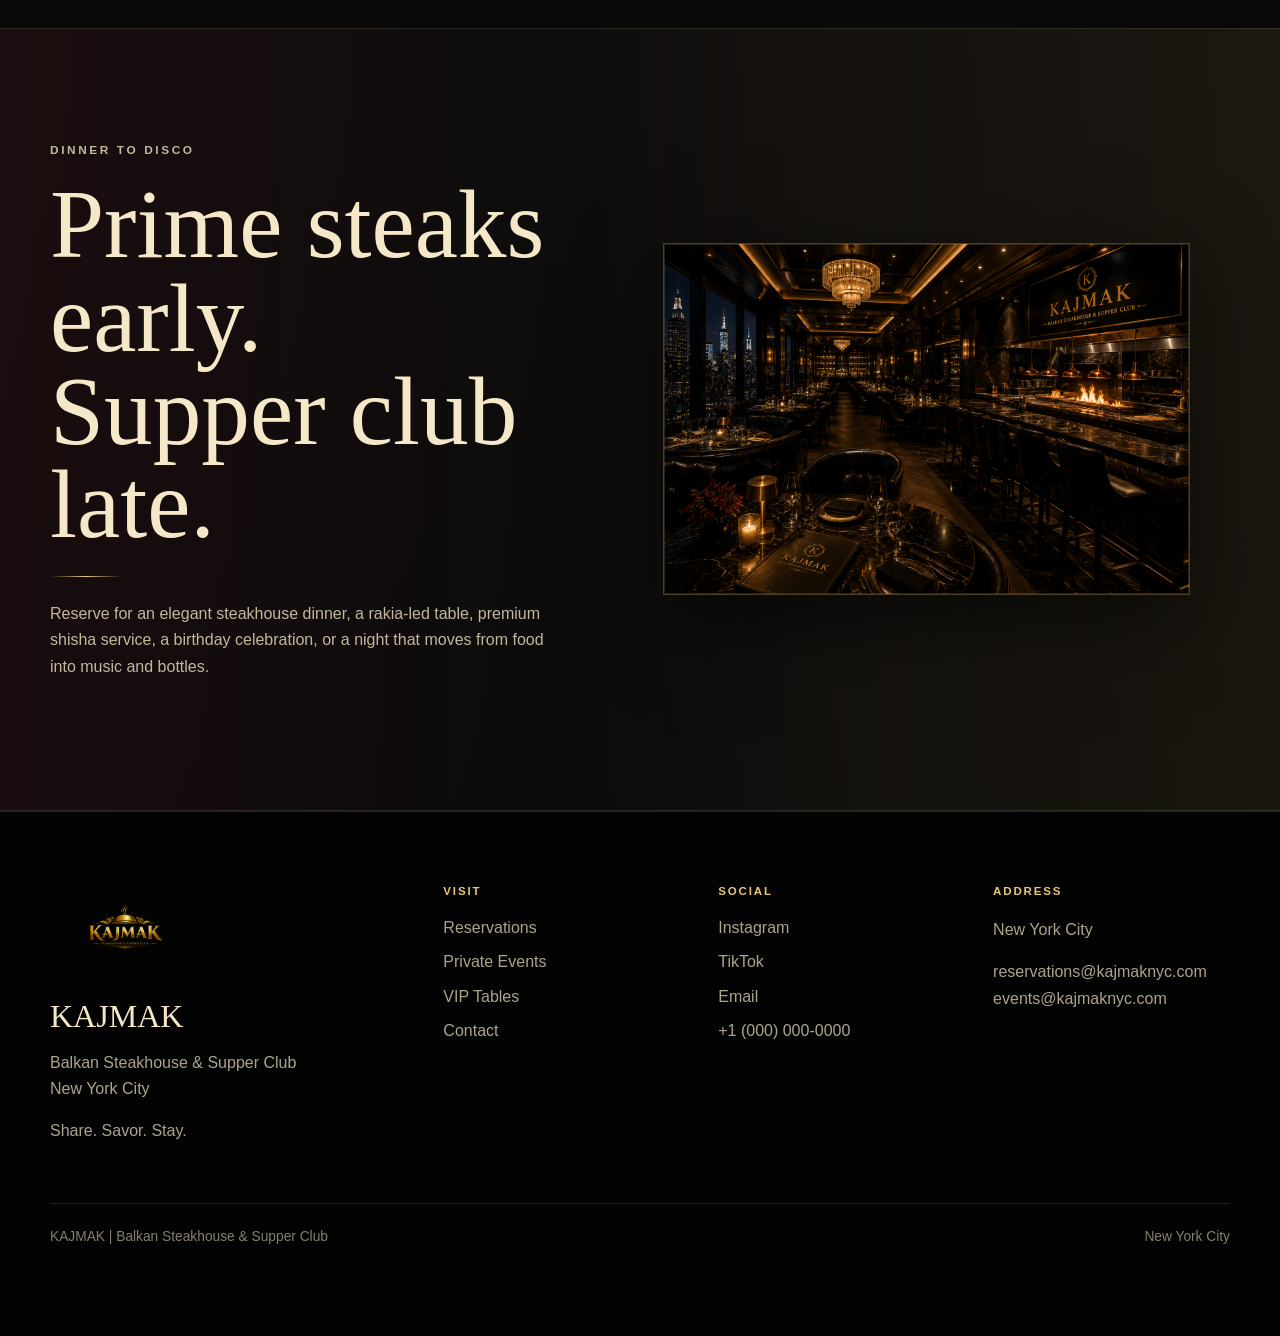
<file: reservations/index.html>
<!doctype html>
<html lang="en">
  <head>
    <meta charset="utf-8">
    <meta name="viewport" content="width=device-width, initial-scale=1">
    <title>Reservations | KAJMAK Balkan Steakhouse &amp; Supper Club NYC</title>
    <meta name="description" content="KAJMAK is a luxury Balkan steakhouse and supper club in New York City, featuring fire-grilled steaks, Balkan cuisine, rakia, cocktails, shisha, private events, and late-night energy.">
    <link rel="icon" type="image/png" href="../images/icon.png">
    <link rel="stylesheet" href="../assets/css/styles.css">
  </head>
  <body>
    <a class="skip-link" href="#main">Skip to content</a>
    <div class="site-shell">
      <header class="nav" data-nav>
        <div class="nav-inner">
          <a class="brand" href="../" aria-label="KAJMAK home"><img src="../images/horizontal_logo.png" alt="KAJMAK" width="1536" height="1024"></a>
          <nav class="nav-links" data-nav-links aria-label="Main navigation">
            <a class="nav-link" href="../">Home</a>
            <a class="nav-link" href="../experience/">Experience</a>
            <a class="nav-link" href="../menu/">Menu</a>
            <a class="nav-link" href="../drinks/">Drinks</a>
            <a class="nav-link" href="../private-events/">Private Events</a>
            <a class="nav-link" href="../vip/">VIP</a>
            <a class="nav-link" href="../gallery/">Gallery</a>
            <a class="nav-link" href="../#team">Team</a>
            <a class="nav-link" href="../reservations/" aria-current="page">Reservations</a>
            <a class="nav-link" href="../contact/">Contact</a>
          </nav>
          <div class="nav-actions"><a class="btn secondary" href="../reservations/">Reserve</a></div>
          <button class="menu-toggle" type="button" aria-label="Open menu" aria-expanded="false" data-menu-toggle><span></span></button>
        </div>
      </header>

      <main id="main">
        <section class="page-hero">
          <img class="page-hero-media" src="../images/entrance.png" alt="KAJMAK entrance for reservation requests" width="1536" height="1024" fetchpriority="high">
          <div class="page-hero-content">
            <p class="section-kicker">Reservations</p>
            <h1>Reserve Your Night at KAJMAK</h1>
            <div class="gold-divider"></div>
            <p>Dinner, rakia, fire, and the energy of a Balkan night in New York.</p>
          </div>
        </section>

        <section class="section">
          <div class="container forms-grid">
            <form class="form-panel reveal" action="#" method="post">
              <h2>Request Reservation</h2>
              <div class="form-grid">
                <div class="field"><label for="date">Date</label><input id="date" name="date" type="date" required></div>
                <div class="field"><label for="time">Time</label><input id="time" name="time" type="time" required></div>
                <div class="field"><label for="party-size">Party Size</label><input id="party-size" name="party-size" type="number" min="1" max="30" inputmode="numeric" required></div>
                <div class="field"><label for="name">Name</label><input id="name" name="name" type="text" autocomplete="name" required></div>
                <div class="field"><label for="email">Email</label><input id="email" name="email" type="email" autocomplete="email" required></div>
                <div class="field"><label for="phone">Phone</label><input id="phone" name="phone" type="tel" autocomplete="tel" required></div>
                <div class="field full"><label for="notes">Notes</label><textarea id="notes" name="notes"></textarea></div>
              </div>
              <p class="form-note">Reservation requests are not confirmed until contacted by our team.</p>
              <div class="button-row mt-24"><button class="btn" type="submit">Request Reservation</button></div>
            </form>
            <aside class="hours-panel reveal">
              <h2>Hours</h2>
              <ul class="hours-list">
                <li><strong>Monday – Wednesday</strong><span>5 PM – 12 AM</span></li>
                <li><strong>Thursday</strong><span>5 PM – 2 AM</span></li>
                <li><strong>Friday – Saturday</strong><span>5 PM – Late</span></li>
                <li><strong>Sunday</strong><span>12 PM – 12 AM</span></li>
              </ul>
              <div class="gold-divider"></div>
              <h2>Dress Code</h2>
              <p>Elegant evening attire encouraged. Management reserves the right to decline entry.</p>
              <div class="button-row mt-24"><a class="btn secondary" href="../vip/">VIP Tables</a></div>
            </aside>
          </div>
        </section>

        <section class="section band">
          <div class="container two-column">
            <div class="text-block reveal">
              <p class="section-kicker">Dinner to Disco</p>
              <h2 class="hero-title">Prime steaks early. Supper club late.</h2>
              <div class="gold-divider"></div>
              <p>Reserve for an elegant steakhouse dinner, a rakia-led table, premium shisha service, a birthday celebration, or a night that moves from food into music and bottles.</p>
            </div>
            <figure class="feature-image reveal">
              <img src="../images/interior1.png" alt="KAJMAK dining room at night" width="1536" height="1024" loading="lazy">
            </figure>
          </div>
        </section>
      </main>

      <footer class="site-footer">
        <div class="container footer-grid">
          <div class="footer-col"><img class="footer-logo" src="../images/logo.png" alt="KAJMAK" width="1536" height="1024" loading="lazy"><div class="footer-brand">KAJMAK</div><p>Balkan Steakhouse &amp; Supper Club<br>New York City</p><p>Share. Savor. Stay.</p></div>
          <div class="footer-col"><h2>Visit</h2><div class="footer-links"><a href="../reservations/">Reservations</a><a href="../private-events/">Private Events</a><a href="../vip/">VIP Tables</a><a href="../contact/">Contact</a></div></div>
          <div class="footer-col"><h2>Social</h2><div class="footer-links"><a href="https://www.instagram.com/" aria-label="KAJMAK Instagram">Instagram</a><a href="https://www.tiktok.com/" aria-label="KAJMAK TikTok">TikTok</a><a href="mailto:reservations@kajmaknyc.com">Email</a><a href="tel:+10000000000">+1 (000) 000-0000</a></div></div>
          <div class="footer-col"><h2>Address</h2><p>New York City</p><p>reservations@kajmaknyc.com<br>events@kajmaknyc.com</p></div>
        </div>
        <div class="footer-bottom"><span>KAJMAK | Balkan Steakhouse &amp; Supper Club</span><span>New York City</span></div>
      </footer>
    </div>

    <div class="mobile-reserve"><a class="btn" href="../reservations/">Reserve</a></div>
    <script src="../assets/js/site.js"></script>
  </body>
</html>
</file>
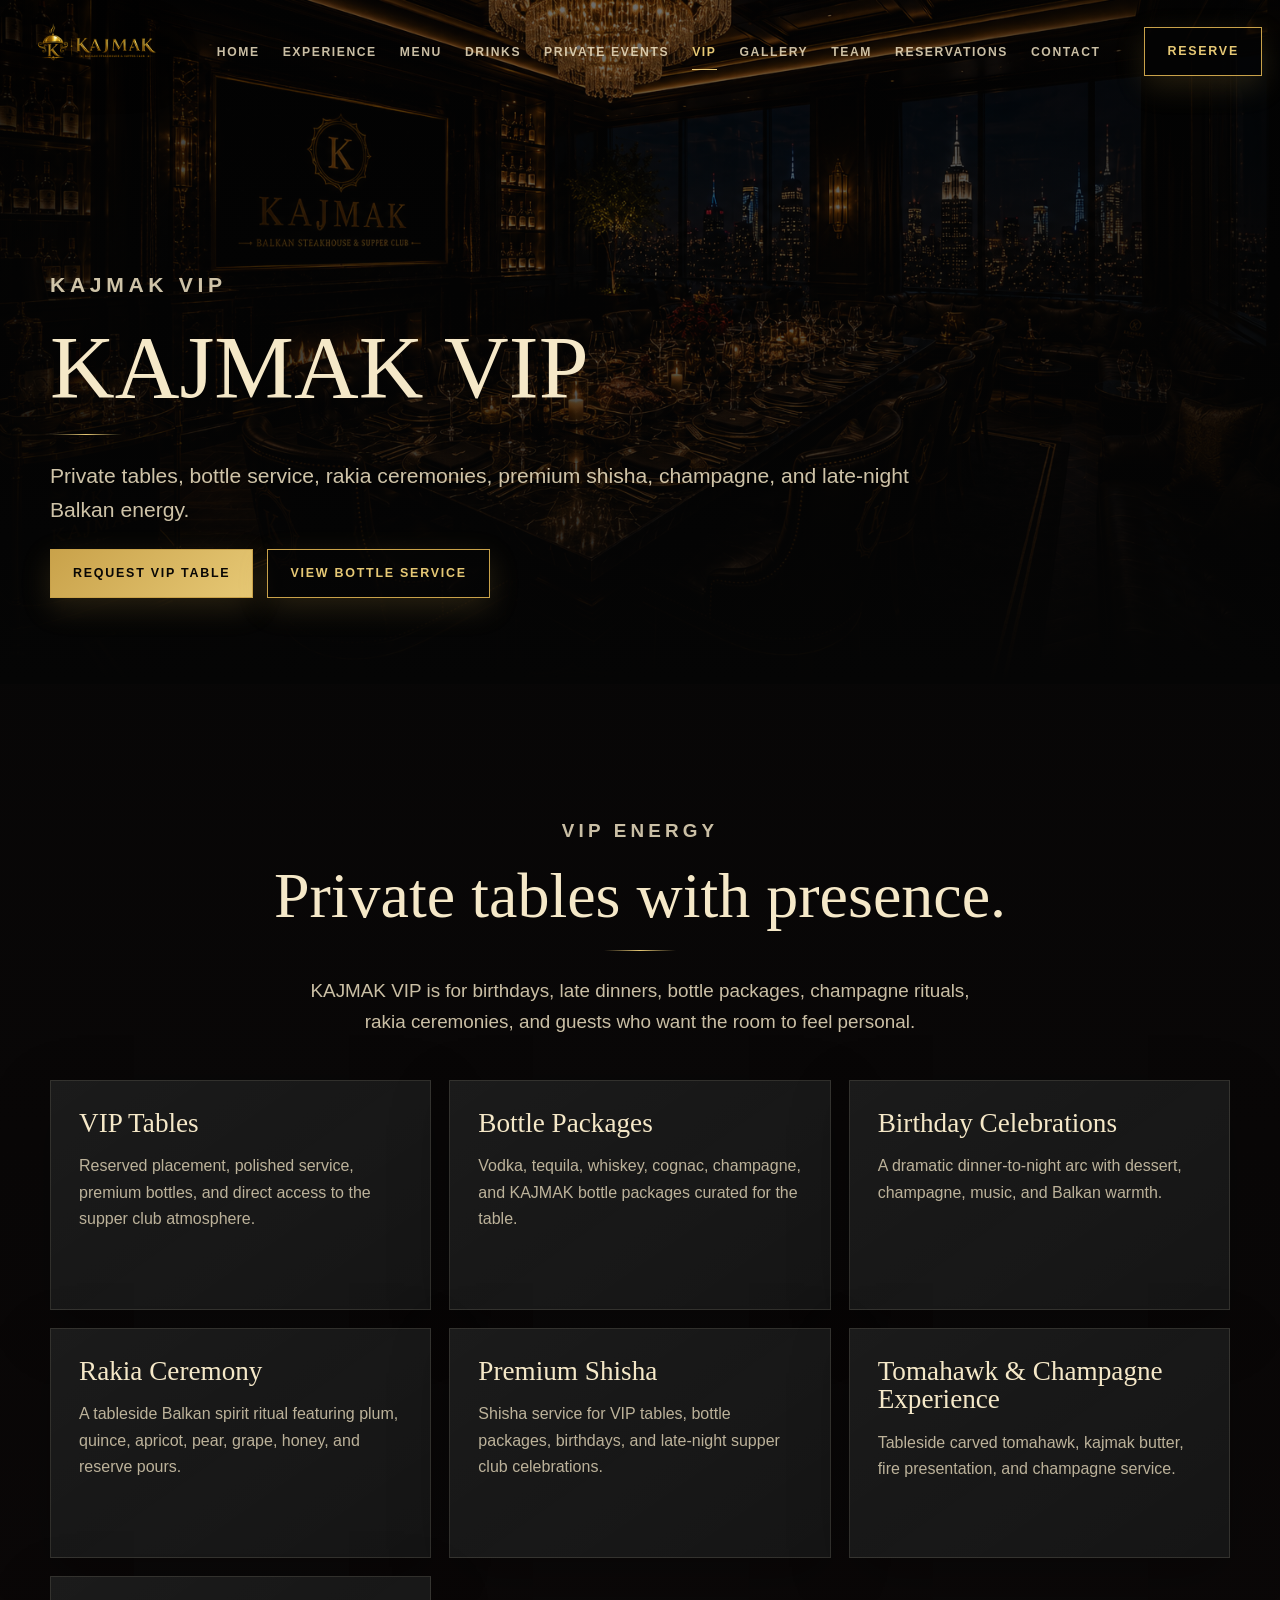
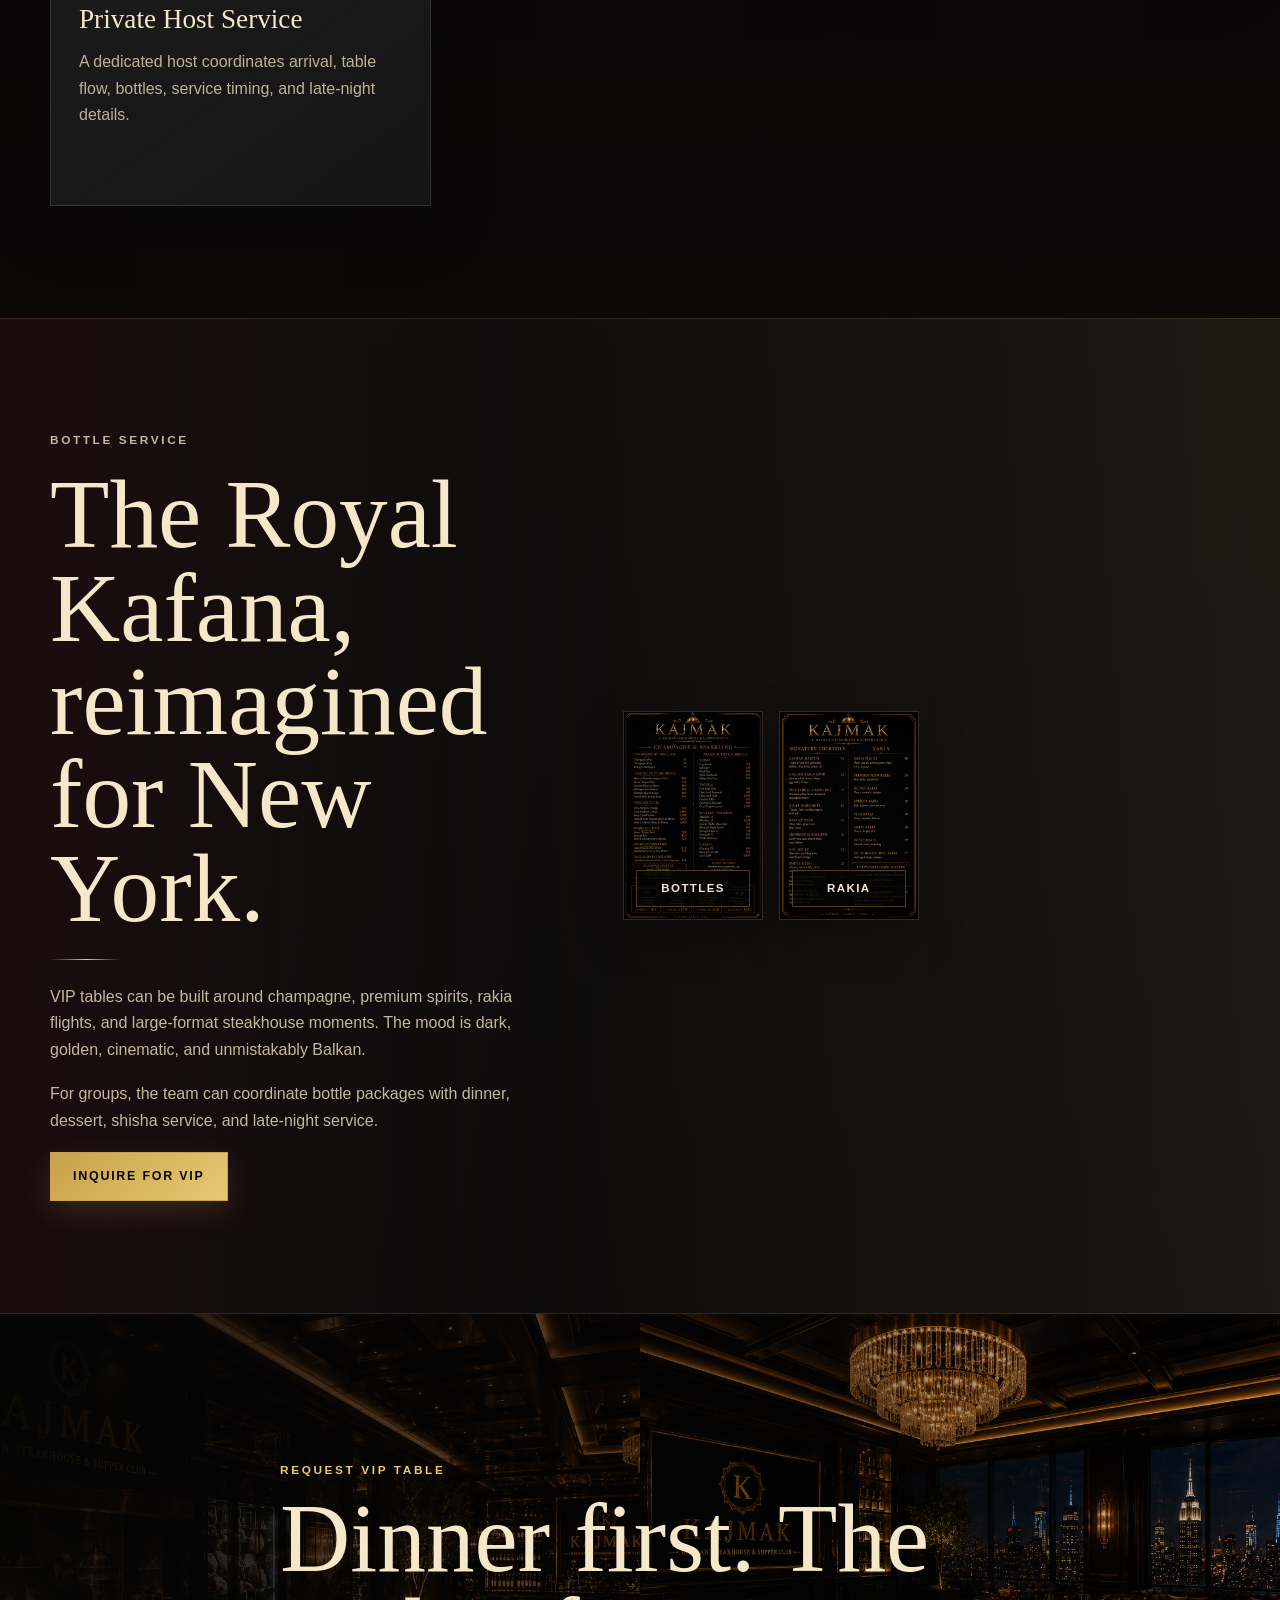
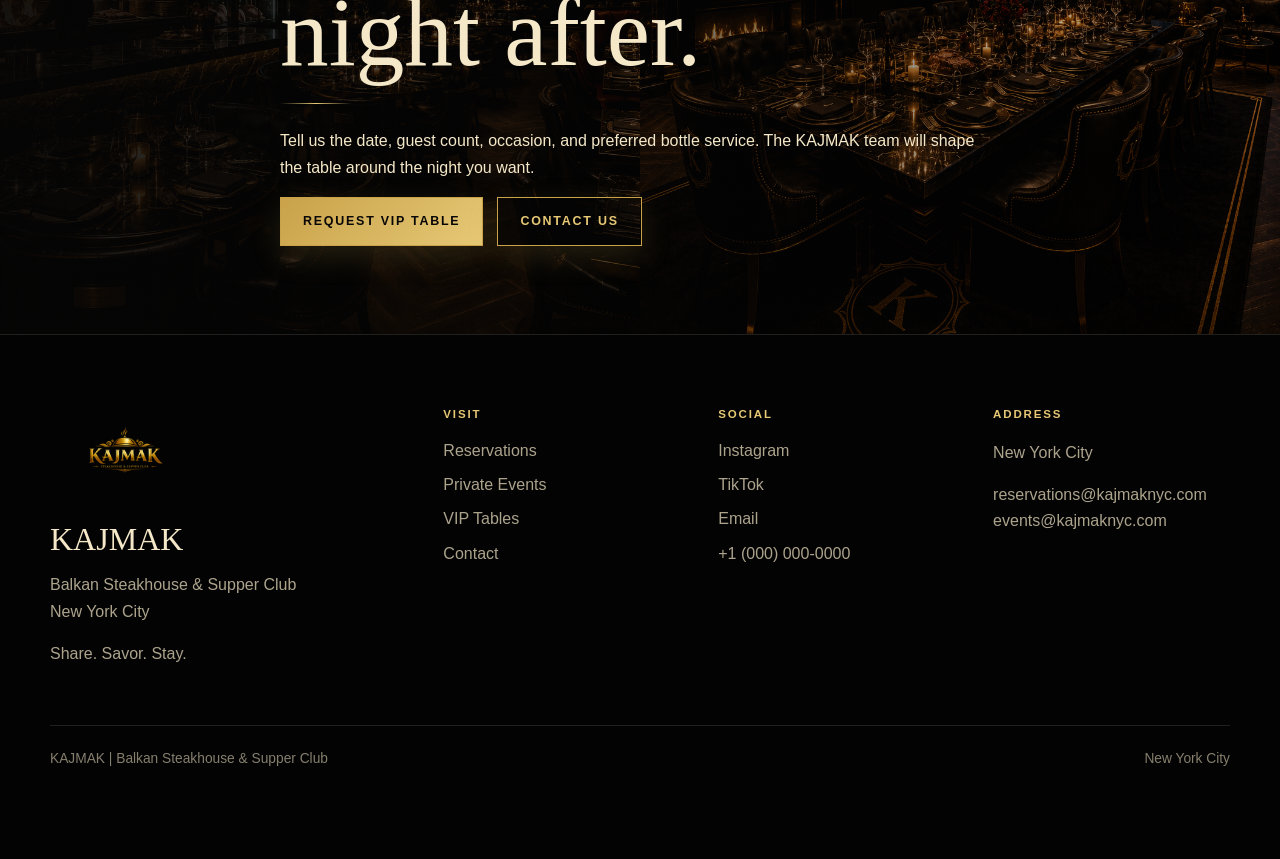
<file: vip/index.html>
<!doctype html>
<html lang="en">
  <head>
    <meta charset="utf-8">
    <meta name="viewport" content="width=device-width, initial-scale=1">
    <title>VIP | KAJMAK Balkan Steakhouse &amp; Supper Club NYC</title>
    <meta name="description" content="KAJMAK is a luxury Balkan steakhouse and supper club in New York City, featuring fire-grilled steaks, Balkan cuisine, rakia, cocktails, shisha, private events, and late-night energy.">
    <link rel="icon" type="image/png" href="../images/icon.png">
    <link rel="stylesheet" href="../assets/css/styles.css">
  </head>
  <body>
    <a class="skip-link" href="#main">Skip to content</a>
    <div class="site-shell">
      <header class="nav" data-nav>
        <div class="nav-inner">
          <a class="brand" href="../" aria-label="KAJMAK home"><img src="../images/horizontal_logo.png" alt="KAJMAK" width="1536" height="1024"></a>
          <nav class="nav-links" data-nav-links aria-label="Main navigation">
            <a class="nav-link" href="../">Home</a>
            <a class="nav-link" href="../experience/">Experience</a>
            <a class="nav-link" href="../menu/">Menu</a>
            <a class="nav-link" href="../drinks/">Drinks</a>
            <a class="nav-link" href="../private-events/">Private Events</a>
            <a class="nav-link" href="../vip/" aria-current="page">VIP</a>
            <a class="nav-link" href="../gallery/">Gallery</a>
            <a class="nav-link" href="../#team">Team</a>
            <a class="nav-link" href="../reservations/">Reservations</a>
            <a class="nav-link" href="../contact/">Contact</a>
          </nav>
          <div class="nav-actions"><a class="btn secondary" href="../reservations/">Reserve</a></div>
          <button class="menu-toggle" type="button" aria-label="Open menu" aria-expanded="false" data-menu-toggle><span></span></button>
        </div>
      </header>

      <main id="main">
        <section class="page-hero">
          <img class="page-hero-media" src="../images/vip.png" alt="KAJMAK VIP supper club room" width="1536" height="1024" fetchpriority="high">
          <div class="page-hero-content">
            <p class="section-kicker">KAJMAK VIP</p>
            <h1>KAJMAK VIP</h1>
            <div class="gold-divider"></div>
            <p>Private tables, bottle service, rakia ceremonies, premium shisha, champagne, and late-night Balkan energy.</p>
            <div class="button-row"><a class="btn" href="../reservations/">Request VIP Table</a><a class="btn secondary" href="../drinks/">View Bottle Service</a></div>
          </div>
        </section>

        <section class="section">
          <div class="container">
            <div class="section-header center reveal">
              <p class="section-kicker">VIP Energy</p>
              <h2>Private tables with presence.</h2>
              <div class="gold-divider"></div>
              <p>KAJMAK VIP is for birthdays, late dinners, bottle packages, champagne rituals, rakia ceremonies, and guests who want the room to feel personal.</p>
            </div>
            <div class="experience-grid">
              <article class="vip-card reveal"><h3>VIP Tables</h3><p>Reserved placement, polished service, premium bottles, and direct access to the supper club atmosphere.</p></article>
              <article class="vip-card reveal"><h3>Bottle Packages</h3><p>Vodka, tequila, whiskey, cognac, champagne, and KAJMAK bottle packages curated for the table.</p></article>
              <article class="vip-card reveal"><h3>Birthday Celebrations</h3><p>A dramatic dinner-to-night arc with dessert, champagne, music, and Balkan warmth.</p></article>
              <article class="vip-card reveal"><h3>Rakia Ceremony</h3><p>A tableside Balkan spirit ritual featuring plum, quince, apricot, pear, grape, honey, and reserve pours.</p></article>
              <article class="vip-card reveal"><h3>Premium Shisha</h3><p>Shisha service for VIP tables, bottle packages, birthdays, and late-night supper club celebrations.</p></article>
              <article class="vip-card reveal"><h3>Tomahawk &amp; Champagne Experience</h3><p>Tableside carved tomahawk, kajmak butter, fire presentation, and champagne service.</p></article>
              <article class="vip-card reveal"><h3>Private Host Service</h3><p>A dedicated host coordinates arrival, table flow, bottles, service timing, and late-night details.</p></article>
            </div>
          </div>
        </section>

        <section class="section band">
          <div class="container two-column">
            <div class="text-block reveal">
              <p class="section-kicker">Bottle Service</p>
              <h2 class="hero-title">The Royal Kafana, reimagined for New York.</h2>
              <div class="gold-divider"></div>
              <p>VIP tables can be built around champagne, premium spirits, rakia flights, and large-format steakhouse moments. The mood is dark, golden, cinematic, and unmistakably Balkan.</p>
              <p>For groups, the team can coordinate bottle packages with dinner, dessert, shisha service, and late-night service.</p>
              <div class="button-row"><a class="btn" href="../private-events/">Inquire for VIP</a></div>
            </div>
            <div class="menu-page-preview">
              <a class="menu-thumb reveal" href="../images/menu14.png" data-lightbox data-caption="Champagne and Bottle Service"><img src="../images/menu14.png" alt="Champagne and bottle service visual menu page" width="1024" height="1536" loading="lazy"><span>Bottles</span></a>
              <a class="menu-thumb reveal" href="../images/menu12.png" data-lightbox data-caption="Signature Cocktails and Rakia"><img src="../images/menu12.png" alt="Cocktails and rakia visual menu page" width="1024" height="1536" loading="lazy"><span>Rakia</span></a>
            </div>
          </div>
        </section>

        <section class="split-banner">
          <div class="split-banner-media" aria-hidden="true">
            <img src="../images/interior2.png" alt="" width="1536" height="1024" loading="lazy">
            <img src="../images/vip.png" alt="" width="1536" height="1024" loading="lazy">
          </div>
          <div class="split-banner-content reveal">
            <p class="section-kicker">Request VIP Table</p>
            <h2 class="hero-title">Dinner first. The night after.</h2>
            <div class="gold-divider"></div>
            <p>Tell us the date, guest count, occasion, and preferred bottle service. The KAJMAK team will shape the table around the night you want.</p>
            <div class="button-row"><a class="btn" href="../reservations/">Request VIP Table</a><a class="btn secondary" href="../contact/">Contact Us</a></div>
          </div>
        </section>
      </main>

      <footer class="site-footer">
        <div class="container footer-grid">
          <div class="footer-col"><img class="footer-logo" src="../images/logo.png" alt="KAJMAK" width="1536" height="1024" loading="lazy"><div class="footer-brand">KAJMAK</div><p>Balkan Steakhouse &amp; Supper Club<br>New York City</p><p>Share. Savor. Stay.</p></div>
          <div class="footer-col"><h2>Visit</h2><div class="footer-links"><a href="../reservations/">Reservations</a><a href="../private-events/">Private Events</a><a href="../vip/">VIP Tables</a><a href="../contact/">Contact</a></div></div>
          <div class="footer-col"><h2>Social</h2><div class="footer-links"><a href="https://www.instagram.com/" aria-label="KAJMAK Instagram">Instagram</a><a href="https://www.tiktok.com/" aria-label="KAJMAK TikTok">TikTok</a><a href="mailto:reservations@kajmaknyc.com">Email</a><a href="tel:+10000000000">+1 (000) 000-0000</a></div></div>
          <div class="footer-col"><h2>Address</h2><p>New York City</p><p>reservations@kajmaknyc.com<br>events@kajmaknyc.com</p></div>
        </div>
        <div class="footer-bottom"><span>KAJMAK | Balkan Steakhouse &amp; Supper Club</span><span>New York City</span></div>
      </footer>
    </div>

    <div class="mobile-reserve"><a class="btn" href="../reservations/">Reserve</a></div>
    <div class="lightbox" role="dialog" aria-modal="true" aria-hidden="true" aria-label="Image preview" data-lightbox-modal>
      <div class="lightbox-dialog"><button class="lightbox-close" type="button" aria-label="Close image preview" data-lightbox-close>&times;</button><img src="../images/icon.png" alt="" data-lightbox-image><div class="lightbox-caption" data-lightbox-caption></div></div>
    </div>
    <script src="../assets/js/site.js"></script>
  </body>
</html>
</file>
<file: assets/css/styles.css>
:root {
  --black: #050505;
  --charcoal: #111111;
  --charcoal-soft: #171414;
  --gold: #C9A24A;
  --gold-light: #E6C875;
  --ivory: #F5E8C8;
  --muted: #AFA08A;
  --burgundy: #3B0F16;
  --line: rgba(201, 162, 74, 0.32);
  --line-soft: rgba(245, 232, 200, 0.12);
  --shadow: 0 24px 80px rgba(0, 0, 0, 0.55);
  --serif: "Cormorant Garamond", "Playfair Display", Georgia, serif;
  --sans: Inter, Montserrat, Lato, -apple-system, BlinkMacSystemFont, "Segoe UI", sans-serif;
}

*,
*::before,
*::after {
  box-sizing: border-box;
}

html {
  scroll-behavior: smooth;
  background: var(--black);
}

body {
  margin: 0;
  color: var(--ivory);
  background:
    radial-gradient(circle at 16% 0%, rgba(201, 162, 74, 0.11), transparent 30rem),
    linear-gradient(180deg, #050505 0%, #0b0808 42%, #050505 100%);
  font-family: var(--sans);
  font-size: 16px;
  line-height: 1.65;
  letter-spacing: 0;
  min-width: 320px;
}

body.menu-open,
body.lightbox-open {
  overflow: hidden;
}

img {
  display: block;
  max-width: 100%;
  height: auto;
}

a {
  color: inherit;
  text-decoration: none;
}

button,
input,
select,
textarea {
  font: inherit;
}

button {
  cursor: pointer;
}

:focus-visible {
  outline: 2px solid var(--gold-light);
  outline-offset: 4px;
}

.skip-link {
  position: fixed;
  top: 12px;
  left: 12px;
  z-index: 2000;
  padding: 10px 14px;
  background: var(--gold);
  color: #080604;
  transform: translateY(-150%);
  transition: transform 180ms ease;
}

.skip-link:focus {
  transform: translateY(0);
}

.site-shell {
  overflow: hidden;
}

.container {
  width: min(1180px, calc(100% - 40px));
  margin-inline: auto;
}

.section {
  padding: 112px 0;
  position: relative;
}

.section.compact {
  padding: 76px 0;
}

.section.band {
  background:
    linear-gradient(90deg, rgba(59, 15, 22, 0.26), transparent 42%, rgba(201, 162, 74, 0.08)),
    rgba(255, 255, 255, 0.02);
  border-block: 1px solid var(--line-soft);
}

.section-kicker,
.eyebrow {
  color: var(--gold-light);
  font-size: 0.74rem;
  font-weight: 700;
  letter-spacing: 0.22em;
  text-transform: uppercase;
}

.section-header {
  max-width: 760px;
  margin-bottom: 42px;
}

.section-header.center {
  margin-inline: auto;
  text-align: center;
}

.section-header h1,
.section-header h2,
.section-header h3,
.page-hero h1,
.hero-title {
  margin: 0;
  font-family: var(--serif);
  font-weight: 500;
  line-height: 0.96;
  letter-spacing: 0;
}

.section-header h1,
.page-hero h1 {
  font-size: clamp(3rem, 7vw, 6.8rem);
}

.section-header h2 {
  font-size: clamp(2.5rem, 5vw, 5rem);
}

.section-header h3 {
  font-size: clamp(1.8rem, 3vw, 3rem);
}

.section-header p,
.lead {
  color: rgba(245, 232, 200, 0.82);
  font-size: clamp(1rem, 1.5vw, 1.18rem);
  max-width: 700px;
}

.section-header.center p {
  margin-inline: auto;
}

.gold-divider {
  width: 72px;
  height: 1px;
  margin: 24px 0;
  background: linear-gradient(90deg, transparent, var(--gold-light), transparent);
}

.section-header.center .gold-divider {
  margin-inline: auto;
}

.muted {
  color: var(--muted);
}

.uppercase {
  letter-spacing: 0.16em;
  text-transform: uppercase;
}

.nav {
  position: fixed;
  top: 0;
  left: 0;
  right: 0;
  z-index: 1000;
  transition: background 260ms ease, border-color 260ms ease, backdrop-filter 260ms ease;
  border-bottom: 1px solid transparent;
}

.nav.is-scrolled,
.nav.is-open {
  background: rgba(5, 5, 5, 0.88);
  border-bottom-color: var(--line-soft);
  backdrop-filter: blur(18px);
}

.nav-inner {
  width: min(1320px, calc(100% - 36px));
  min-height: 82px;
  margin-inline: auto;
  display: grid;
  grid-template-columns: auto 1fr auto;
  align-items: center;
  gap: 24px;
}

.brand {
  display: inline-flex;
  align-items: center;
  gap: 12px;
  min-width: 150px;
}

.brand img {
  width: 155px;
  height: auto;
  object-fit: contain;
  filter: drop-shadow(0 8px 24px rgba(0, 0, 0, 0.62));
}

.nav-links {
  display: flex;
  justify-content: center;
  align-items: center;
  gap: clamp(14px, 1.8vw, 28px);
}

.nav-link {
  position: relative;
  color: rgba(245, 232, 200, 0.82);
  font-size: 0.76rem;
  font-weight: 700;
  letter-spacing: 0.13em;
  text-transform: uppercase;
  transition: color 180ms ease;
  white-space: nowrap;
}

.nav-link::after {
  content: "";
  position: absolute;
  left: 0;
  right: 0;
  bottom: -8px;
  height: 1px;
  background: var(--gold-light);
  transform: scaleX(0);
  transform-origin: center;
  transition: transform 220ms ease;
}

.nav-link:hover,
.nav-link[aria-current="page"] {
  color: var(--gold-light);
}

.nav-link:hover::after,
.nav-link[aria-current="page"]::after {
  transform: scaleX(1);
}

.nav-actions {
  display: flex;
  justify-content: flex-end;
}

.menu-toggle {
  display: none;
  width: 46px;
  height: 46px;
  border: 1px solid var(--line);
  background: rgba(5, 5, 5, 0.54);
  color: var(--ivory);
  align-items: center;
  justify-content: center;
}

.menu-toggle span,
.menu-toggle span::before,
.menu-toggle span::after {
  width: 20px;
  height: 1px;
  display: block;
  background: currentColor;
  position: relative;
  transition: transform 200ms ease, opacity 200ms ease;
}

.menu-toggle span::before,
.menu-toggle span::after {
  content: "";
  position: absolute;
  left: 0;
}

.menu-toggle span::before {
  transform: translateY(-7px);
}

.menu-toggle span::after {
  transform: translateY(7px);
}

.menu-toggle[aria-expanded="true"] span {
  background: transparent;
}

.menu-toggle[aria-expanded="true"] span::before {
  transform: rotate(45deg);
}

.menu-toggle[aria-expanded="true"] span::after {
  transform: rotate(-45deg);
}

.btn {
  display: inline-flex;
  align-items: center;
  justify-content: center;
  min-height: 48px;
  padding: 13px 22px;
  border: 1px solid var(--gold);
  background: linear-gradient(135deg, var(--gold), var(--gold-light));
  color: #090705;
  font-size: 0.78rem;
  font-weight: 800;
  letter-spacing: 0.14em;
  text-transform: uppercase;
  transition: transform 180ms ease, box-shadow 180ms ease, background 180ms ease, color 180ms ease;
  box-shadow: 0 10px 30px rgba(201, 162, 74, 0.18);
}

.btn:hover {
  transform: translateY(-2px);
  box-shadow: 0 18px 46px rgba(201, 162, 74, 0.24);
}

.btn.secondary {
  background: rgba(5, 5, 5, 0.42);
  color: var(--gold-light);
}

.btn.secondary:hover {
  background: var(--gold);
  color: #090705;
}

.btn.dark {
  background: rgba(5, 5, 5, 0.78);
  color: var(--ivory);
}

.button-row {
  display: flex;
  flex-wrap: wrap;
  gap: 14px;
  align-items: center;
}

.mt-24 {
  margin-top: 24px;
}

.mt-26 {
  margin-top: 26px;
}

.mt-30 {
  margin-top: 30px;
}

.hero,
.page-hero {
  min-height: 100svh;
  position: relative;
  display: grid;
  place-items: center;
  isolation: isolate;
  overflow: hidden;
}

.page-hero {
  min-height: 76svh;
  align-items: end;
  padding: 180px 0 86px;
}

.hero::before,
.page-hero::before,
.image-banner::before {
  content: "";
  position: absolute;
  inset: 0;
  background:
    linear-gradient(180deg, rgba(5, 5, 5, 0.42) 0%, rgba(5, 5, 5, 0.72) 70%, var(--black) 100%),
    radial-gradient(circle at 50% 48%, transparent 0%, rgba(0, 0, 0, 0.34) 58%, rgba(0, 0, 0, 0.78) 100%);
  z-index: -1;
}

.hero-media,
.page-hero-media,
.image-banner img {
  position: absolute;
  inset: 0;
  width: 100%;
  height: 100%;
  object-fit: cover;
  z-index: -2;
}

.hero-content {
  width: min(980px, calc(100% - 40px));
  margin-inline: auto;
  text-align: center;
  padding-top: 70px;
  animation: riseIn 900ms ease both;
}

.hero-logo {
  width: min(360px, 74vw);
  margin: 0 auto 26px;
  filter: drop-shadow(0 20px 50px rgba(0, 0, 0, 0.8));
}

.hero-title {
  font-size: clamp(3rem, 7.6vw, 7.6rem);
}

.hero-subtitle {
  margin: 24px auto 0;
  max-width: 690px;
  color: rgba(245, 232, 200, 0.86);
  font-size: clamp(1rem, 2vw, 1.28rem);
}

.hero-location {
  margin-top: 22px;
  color: var(--gold-light);
  font-size: 0.78rem;
  font-weight: 800;
  letter-spacing: 0.24em;
  text-transform: uppercase;
}

.hero .button-row {
  justify-content: center;
  margin-top: 34px;
}

.page-hero-content {
  width: min(1180px, calc(100% - 40px));
  margin-inline: auto;
}

.page-hero .section-kicker,
.page-hero h1,
.page-hero p {
  max-width: 860px;
}

.page-hero p {
  color: rgba(245, 232, 200, 0.84);
  font-size: clamp(1.05rem, 1.8vw, 1.32rem);
}

.two-column {
  display: grid;
  grid-template-columns: minmax(0, 0.9fr) minmax(0, 1.1fr);
  gap: clamp(34px, 6vw, 84px);
  align-items: center;
}

.two-column.reverse {
  grid-template-columns: minmax(0, 1.1fr) minmax(0, 0.9fr);
}

.text-block p {
  color: rgba(245, 232, 200, 0.78);
  margin: 0 0 18px;
}

.feature-image {
  position: relative;
  overflow: hidden;
  border: 1px solid var(--line);
  box-shadow: var(--shadow);
  background: var(--charcoal);
}

.feature-image::after {
  content: "";
  position: absolute;
  inset: 0;
  border: 1px solid rgba(230, 200, 117, 0.16);
  pointer-events: none;
}

.feature-image img {
  width: 100%;
  aspect-ratio: 3 / 2;
  object-fit: cover;
  transition: transform 700ms ease;
}

.feature-image:hover img {
  transform: scale(1.045);
}

.image-pair-grid {
  display: grid;
  grid-template-columns: repeat(3, minmax(0, 1fr));
  gap: 18px;
}

.day-night-card {
  background: rgba(255, 255, 255, 0.025);
  border: 1px solid var(--line-soft);
  overflow: hidden;
}

.day-night-card .pair {
  display: grid;
  grid-template-columns: 1fr 1fr;
  min-height: 260px;
}

.day-night-card figure {
  margin: 0;
  position: relative;
  overflow: hidden;
}

.day-night-card img {
  width: 100%;
  height: 100%;
  min-height: 260px;
  object-fit: cover;
  transition: transform 650ms ease;
}

.day-night-card:hover img {
  transform: scale(1.05);
}

.tag {
  position: absolute;
  left: 12px;
  top: 12px;
  z-index: 2;
  padding: 6px 9px;
  background: rgba(5, 5, 5, 0.76);
  border: 1px solid rgba(201, 162, 74, 0.44);
  color: var(--gold-light);
  font-size: 0.66rem;
  font-weight: 800;
  letter-spacing: 0.16em;
  text-transform: uppercase;
}

.day-night-card .caption {
  padding: 18px;
}

.day-night-card h3,
.experience-card h3,
.vip-card h3,
.menu-text-section h2,
.form-panel h2,
.footer-brand {
  margin: 0;
  font-family: var(--serif);
  font-weight: 500;
  line-height: 1.05;
  letter-spacing: 0;
}

.day-night-card h3 {
  font-size: 1.45rem;
}

.day-night-card p {
  margin: 8px 0 0;
  color: var(--muted);
  font-size: 0.94rem;
}

.card-grid {
  display: grid;
  grid-template-columns: repeat(3, minmax(0, 1fr));
  gap: 20px;
}

.card-grid.four {
  grid-template-columns: repeat(4, minmax(0, 1fr));
}

.image-card {
  position: relative;
  overflow: hidden;
  min-height: 360px;
  border: 1px solid var(--line-soft);
  background: #090909;
  box-shadow: 0 18px 52px rgba(0, 0, 0, 0.35);
}

.image-card.tall {
  min-height: 460px;
}

.image-card img {
  width: 100%;
  height: 100%;
  min-height: inherit;
  object-fit: cover;
  transition: transform 700ms ease, opacity 300ms ease;
}

.image-card::after {
  content: "";
  position: absolute;
  inset: 0;
  background: linear-gradient(180deg, transparent 34%, rgba(0, 0, 0, 0.88) 100%);
}

.image-card:hover img {
  transform: scale(1.06);
}

.image-card-content {
  position: absolute;
  z-index: 2;
  left: 20px;
  right: 20px;
  bottom: 20px;
}

.image-card-content h3 {
  margin: 0;
  font-family: var(--serif);
  font-size: 1.75rem;
  font-weight: 500;
  line-height: 1.04;
}

.image-card-content p {
  margin: 8px 0 0;
  color: rgba(245, 232, 200, 0.74);
  font-size: 0.93rem;
}

.experience-grid {
  display: grid;
  grid-template-columns: repeat(3, minmax(0, 1fr));
  gap: 18px;
}

.experience-card,
.vip-card,
.form-panel,
.info-panel,
.menu-text-section,
.hours-panel {
  background:
    linear-gradient(145deg, rgba(255, 255, 255, 0.045), rgba(255, 255, 255, 0.015)),
    var(--charcoal);
  border: 1px solid var(--line-soft);
  box-shadow: 0 18px 55px rgba(0, 0, 0, 0.28);
}

.experience-card,
.vip-card {
  padding: 28px;
  min-height: 230px;
}

.experience-card .number {
  color: var(--gold-light);
  font-family: var(--serif);
  font-size: 2.15rem;
}

.experience-card h3,
.vip-card h3 {
  font-size: 1.7rem;
}

.experience-card p,
.vip-card p,
.menu-text-section p,
.info-panel p,
.hours-panel p {
  color: rgba(245, 232, 200, 0.74);
}

.drinks-preview {
  display: grid;
  grid-template-columns: 0.85fr 1.15fr;
  gap: clamp(34px, 5vw, 72px);
  align-items: center;
}

.menu-page-preview {
  display: grid;
  grid-template-columns: repeat(4, minmax(0, 1fr));
  gap: 16px;
}

.menu-thumb {
  position: relative;
  display: block;
  overflow: hidden;
  border: 1px solid var(--line-soft);
  background: var(--charcoal);
  box-shadow: 0 16px 46px rgba(0, 0, 0, 0.32);
}

.menu-thumb img {
  width: 100%;
  aspect-ratio: 2 / 3;
  object-fit: cover;
  transition: transform 650ms ease, opacity 220ms ease;
}

.menu-thumb:hover img {
  transform: scale(1.045);
  opacity: 0.9;
}

.menu-thumb span {
  position: absolute;
  left: 12px;
  right: 12px;
  bottom: 12px;
  padding: 8px 10px;
  background: rgba(5, 5, 5, 0.78);
  border: 1px solid rgba(201, 162, 74, 0.36);
  color: var(--ivory);
  font-size: 0.72rem;
  font-weight: 800;
  letter-spacing: 0.12em;
  text-transform: uppercase;
  text-align: center;
}

.shisha-showcase {
  display: grid;
  grid-template-columns: minmax(0, 0.82fr) minmax(0, 1.18fr);
  gap: clamp(34px, 5vw, 76px);
  align-items: center;
}

.shisha-art-grid {
  display: grid;
  grid-template-columns: repeat(2, minmax(0, 1fr));
  gap: 18px;
}

.shisha-card {
  position: relative;
  display: block;
  min-height: 430px;
  overflow: hidden;
  border: 1px solid var(--line-soft);
  background: var(--charcoal);
  box-shadow: 0 18px 52px rgba(0, 0, 0, 0.34);
}

.shisha-card img {
  width: 100%;
  height: 100%;
  min-height: inherit;
  object-fit: cover;
  transition: transform 700ms ease, opacity 260ms ease;
}

.shisha-card::after {
  content: "";
  position: absolute;
  inset: 0;
  background: linear-gradient(180deg, transparent 38%, rgba(0, 0, 0, 0.88) 100%);
}

.shisha-card:hover img {
  transform: scale(1.055);
  opacity: 0.94;
}

.shisha-card-content {
  position: absolute;
  z-index: 2;
  left: 20px;
  right: 20px;
  bottom: 20px;
}

.shisha-card-content h3,
.team-copy h3 {
  margin: 0;
  font-family: var(--serif);
  font-weight: 500;
  line-height: 1.05;
  letter-spacing: 0;
}

.shisha-card-content h3 {
  font-size: 1.9rem;
}

.shisha-card-content p {
  margin: 8px 0 0;
  color: rgba(245, 232, 200, 0.74);
  font-size: 0.93rem;
}

.team-grid {
  display: grid;
  grid-template-columns: repeat(4, minmax(0, 1fr));
  gap: 18px;
}

.team-card {
  overflow: hidden;
  border: 1px solid var(--line-soft);
  background:
    linear-gradient(145deg, rgba(255, 255, 255, 0.045), rgba(255, 255, 255, 0.012)),
    var(--charcoal);
  box-shadow: 0 18px 52px rgba(0, 0, 0, 0.3);
}

.team-photo {
  position: relative;
  display: block;
  overflow: hidden;
  background: #090909;
}

.team-photo::after {
  content: "";
  position: absolute;
  inset: 0;
  border: 1px solid rgba(230, 200, 117, 0.12);
  pointer-events: none;
}

.team-photo img {
  width: 100%;
  aspect-ratio: 2 / 3;
  object-fit: cover;
  transition: transform 700ms ease, filter 250ms ease;
}

.team-card:hover .team-photo img {
  transform: scale(1.045);
  filter: saturate(1.06);
}

.team-copy {
  padding: 18px;
}

.team-role {
  margin: 0 0 8px;
  color: var(--gold-light);
  font-size: 0.67rem;
  font-weight: 800;
  letter-spacing: 0.15em;
  text-transform: uppercase;
}

.team-copy h3 {
  font-size: clamp(1.45rem, 2vw, 1.9rem);
}

.team-copy p:not(.team-role) {
  margin: 10px 0 0;
  color: rgba(245, 232, 200, 0.73);
  font-size: 0.92rem;
  line-height: 1.55;
}

.split-banner {
  position: relative;
  min-height: 620px;
  display: grid;
  align-items: end;
  overflow: hidden;
}

.split-banner::before {
  content: "";
  position: absolute;
  inset: 0;
  background: linear-gradient(90deg, rgba(5, 5, 5, 0.94), rgba(5, 5, 5, 0.54) 56%, rgba(5, 5, 5, 0.2));
  z-index: 1;
}

.split-banner-media {
  position: absolute;
  inset: 0;
  display: grid;
  grid-template-columns: 1fr 1fr;
}

.split-banner-media img {
  width: 100%;
  height: 100%;
  object-fit: cover;
}

.split-banner-content {
  position: relative;
  z-index: 2;
  width: min(1180px, calc(100% - 40px));
  margin: 0 auto;
  padding: 88px 0;
  max-width: 720px;
  justify-self: start;
}

.gallery-grid {
  display: grid;
  grid-template-columns: repeat(4, minmax(0, 1fr));
  gap: 14px;
}

.gallery-item {
  position: relative;
  overflow: hidden;
  border: 1px solid var(--line-soft);
  background: var(--charcoal);
  min-height: 210px;
}

.gallery-item.wide {
  grid-column: span 2;
}

.gallery-item.tall {
  grid-row: span 2;
  min-height: 438px;
}

.gallery-item img {
  width: 100%;
  height: 100%;
  min-height: inherit;
  object-fit: cover;
  transition: transform 700ms ease, filter 250ms ease;
}

.gallery-item::after {
  content: "";
  position: absolute;
  inset: 0;
  background: linear-gradient(180deg, transparent 42%, rgba(0, 0, 0, 0.8));
  opacity: 0;
  transition: opacity 220ms ease;
}

.gallery-item:hover img {
  transform: scale(1.06);
  filter: saturate(1.08);
}

.gallery-item:hover::after {
  opacity: 1;
}

.gallery-label {
  position: absolute;
  z-index: 2;
  left: 14px;
  right: 14px;
  bottom: 12px;
  color: var(--ivory);
  opacity: 0;
  transform: translateY(8px);
  transition: opacity 220ms ease, transform 220ms ease;
  font-size: 0.78rem;
  font-weight: 800;
  letter-spacing: 0.13em;
  text-transform: uppercase;
}

.gallery-item:hover .gallery-label {
  opacity: 1;
  transform: translateY(0);
}

.filter-tabs {
  display: flex;
  flex-wrap: wrap;
  gap: 10px;
  margin-bottom: 28px;
}

.filter-tab {
  border: 1px solid var(--line);
  background: rgba(255, 255, 255, 0.025);
  color: var(--ivory);
  padding: 10px 14px;
  font-size: 0.74rem;
  font-weight: 800;
  letter-spacing: 0.13em;
  text-transform: uppercase;
  transition: background 180ms ease, color 180ms ease, border-color 180ms ease;
}

.filter-tab:hover,
.filter-tab.is-active {
  background: var(--gold);
  border-color: var(--gold);
  color: #080604;
}

.gallery-item.is-hidden {
  display: none;
}

.cta-section {
  position: relative;
  overflow: hidden;
  padding: 96px 0;
  background:
    linear-gradient(135deg, rgba(59, 15, 22, 0.78), rgba(5, 5, 5, 0.9) 45%, rgba(201, 162, 74, 0.28)),
    #0b0707;
  border-block: 1px solid rgba(201, 162, 74, 0.28);
}

.cta-inner {
  width: min(980px, calc(100% - 40px));
  margin-inline: auto;
  text-align: center;
}

.cta-inner h2 {
  margin: 0;
  font-family: var(--serif);
  font-size: clamp(2.4rem, 5vw, 5rem);
  font-weight: 500;
  line-height: 1;
  letter-spacing: 0;
}

.cta-inner p {
  margin: 18px auto 0;
  max-width: 640px;
  color: rgba(245, 232, 200, 0.82);
}

.cta-inner .button-row {
  justify-content: center;
  margin-top: 30px;
}

.menu-layout {
  display: grid;
  grid-template-columns: minmax(290px, 0.85fr) minmax(0, 1.15fr);
  gap: 30px;
  align-items: start;
  margin-bottom: 42px;
}

.menu-layout.reverse {
  grid-template-columns: minmax(0, 1.15fr) minmax(290px, 0.85fr);
}

.menu-text-section {
  padding: clamp(24px, 4vw, 42px);
}

.menu-text-section h2 {
  color: var(--ivory);
  font-size: clamp(2rem, 3.5vw, 3.6rem);
}

.menu-list {
  display: grid;
  gap: 20px;
  margin-top: 28px;
}

.menu-item {
  padding-top: 16px;
  border-top: 1px solid var(--line-soft);
}

.menu-item h3 {
  margin: 0;
  color: var(--gold-light);
  font-size: 1rem;
  font-weight: 800;
  letter-spacing: 0.02em;
}

.menu-item p {
  margin: 5px 0 0;
  color: rgba(245, 232, 200, 0.72);
  font-size: 0.95rem;
  line-height: 1.55;
}

.simple-list {
  columns: 2;
  column-gap: 30px;
  margin: 24px 0 0;
  padding: 0;
  list-style: none;
}

.simple-list li {
  break-inside: avoid;
  padding: 9px 0;
  border-top: 1px solid var(--line-soft);
  color: rgba(245, 232, 200, 0.82);
}

.forms-grid {
  display: grid;
  grid-template-columns: minmax(0, 1.15fr) minmax(280px, 0.85fr);
  gap: 30px;
  align-items: start;
}

.form-panel,
.info-panel,
.hours-panel {
  padding: clamp(24px, 4vw, 42px);
}

.form-panel h2,
.info-panel h2,
.hours-panel h2 {
  margin: 0 0 22px;
  font-family: var(--serif);
  font-size: clamp(2rem, 3.4vw, 3.4rem);
  font-weight: 500;
  line-height: 1.05;
}

.form-grid {
  display: grid;
  grid-template-columns: 1fr 1fr;
  gap: 16px;
}

.field {
  display: grid;
  gap: 7px;
}

.field.full {
  grid-column: 1 / -1;
}

.field label {
  color: var(--gold-light);
  font-size: 0.72rem;
  font-weight: 800;
  letter-spacing: 0.13em;
  text-transform: uppercase;
}

.field input,
.field select,
.field textarea {
  width: 100%;
  border: 1px solid var(--line-soft);
  border-radius: 0;
  background: rgba(5, 5, 5, 0.58);
  color: var(--ivory);
  min-height: 50px;
  padding: 12px 13px;
}

.field textarea {
  min-height: 140px;
  resize: vertical;
}

.form-note {
  color: var(--muted);
  font-size: 0.92rem;
  margin: 18px 0 0;
}

.contact-list {
  display: grid;
  gap: 18px;
  margin: 0;
}

.contact-list div {
  padding-top: 16px;
  border-top: 1px solid var(--line-soft);
}

.contact-list dt {
  color: var(--gold-light);
  font-size: 0.72rem;
  font-weight: 800;
  letter-spacing: 0.14em;
  text-transform: uppercase;
}

.contact-list dd {
  margin: 4px 0 0;
  color: rgba(245, 232, 200, 0.82);
}

.map-placeholder {
  min-height: 360px;
  display: grid;
  place-items: center;
  border: 1px solid var(--line);
  background:
    linear-gradient(90deg, rgba(201, 162, 74, 0.08) 1px, transparent 1px),
    linear-gradient(rgba(201, 162, 74, 0.08) 1px, transparent 1px),
    radial-gradient(circle at center, rgba(201, 162, 74, 0.18), transparent 24rem),
    #080707;
  background-size: 44px 44px, 44px 44px, auto, auto;
  color: var(--gold-light);
  text-align: center;
}

.map-placeholder strong {
  display: block;
  font-family: var(--serif);
  font-size: 2.4rem;
  font-weight: 500;
}

.hours-list {
  margin: 0;
  padding: 0;
  list-style: none;
}

.hours-list li {
  display: flex;
  justify-content: space-between;
  gap: 18px;
  padding: 12px 0;
  border-top: 1px solid var(--line-soft);
  color: rgba(245, 232, 200, 0.82);
}

.hours-list strong {
  color: var(--ivory);
}

.site-footer {
  padding: 70px 0 88px;
  background: #030303;
  border-top: 1px solid var(--line-soft);
}

.footer-grid {
  display: grid;
  grid-template-columns: 1.2fr repeat(3, 0.8fr);
  gap: 38px;
}

.footer-logo {
  width: 150px;
  margin-bottom: 18px;
}

.footer-brand {
  font-size: 2rem;
}

.footer-grid p,
.footer-grid a {
  color: rgba(245, 232, 200, 0.7);
}

.footer-grid a:hover {
  color: var(--gold-light);
}

.footer-col h2,
.footer-col h3 {
  margin: 0 0 14px;
  color: var(--gold-light);
  font-size: 0.72rem;
  font-weight: 800;
  letter-spacing: 0.16em;
  text-transform: uppercase;
}

.footer-links {
  display: grid;
  gap: 8px;
}

.footer-bottom {
  width: min(1180px, calc(100% - 40px));
  margin: 42px auto 0;
  padding-top: 22px;
  border-top: 1px solid var(--line-soft);
  color: rgba(245, 232, 200, 0.54);
  font-size: 0.86rem;
  display: flex;
  justify-content: space-between;
  gap: 20px;
  flex-wrap: wrap;
}

.mobile-reserve {
  position: fixed;
  left: 16px;
  right: 16px;
  bottom: 16px;
  z-index: 900;
  display: none;
}

.mobile-reserve .btn {
  width: 100%;
  box-shadow: 0 16px 44px rgba(0, 0, 0, 0.58), 0 0 26px rgba(201, 162, 74, 0.22);
}

.lightbox {
  position: fixed;
  inset: 0;
  z-index: 1800;
  display: none;
  align-items: center;
  justify-content: center;
  padding: 28px;
  background: rgba(0, 0, 0, 0.86);
}

.lightbox.is-open {
  display: flex;
}

.lightbox-dialog {
  position: relative;
  max-width: min(1040px, 94vw);
  max-height: 90vh;
}

.lightbox img {
  max-height: 86vh;
  width: auto;
  max-width: 100%;
  object-fit: contain;
  border: 1px solid rgba(201, 162, 74, 0.42);
  box-shadow: var(--shadow);
}

.lightbox-caption {
  margin-top: 10px;
  color: var(--ivory);
  text-align: center;
}

.lightbox-close {
  position: absolute;
  top: -18px;
  right: -18px;
  width: 44px;
  height: 44px;
  border: 1px solid var(--gold);
  background: var(--black);
  color: var(--gold-light);
  font-size: 1.4rem;
  line-height: 1;
}

.reveal {
  opacity: 0;
  transform: translateY(24px);
  transition: opacity 700ms ease, transform 700ms ease;
}

.reveal.is-visible {
  opacity: 1;
  transform: translateY(0);
}

@keyframes riseIn {
  from {
    opacity: 0;
    transform: translateY(18px);
  }

  to {
    opacity: 1;
    transform: translateY(0);
  }
}

@media (max-width: 1120px) {
  .nav-inner {
    grid-template-columns: auto auto;
  }

  .nav-links {
    position: fixed;
    top: 82px;
    left: 0;
    right: 0;
    display: grid;
    gap: 0;
    padding: 12px 20px 24px;
    background: rgba(5, 5, 5, 0.96);
    border-bottom: 1px solid var(--line-soft);
    transform: translateY(-120%);
    opacity: 0;
    visibility: hidden;
    transition: transform 240ms ease, opacity 240ms ease, visibility 240ms ease;
  }

  .nav-links.is-open {
    transform: translateY(0);
    opacity: 1;
    visibility: visible;
  }

  .nav-link {
    padding: 14px 0;
    border-bottom: 1px solid var(--line-soft);
  }

  .nav-actions {
    display: none;
  }

  .menu-toggle {
    display: inline-flex;
    justify-self: end;
  }

  .card-grid.four,
  .gallery-grid {
    grid-template-columns: repeat(3, minmax(0, 1fr));
  }

  .team-grid {
    grid-template-columns: repeat(3, minmax(0, 1fr));
  }

  .menu-page-preview {
    grid-template-columns: repeat(2, minmax(0, 1fr));
  }
}

@media (max-width: 880px) {
  .section {
    padding: 82px 0;
  }

  .two-column,
  .two-column.reverse,
  .drinks-preview,
  .shisha-showcase,
  .menu-layout,
  .menu-layout.reverse,
  .forms-grid {
    grid-template-columns: 1fr;
  }

  .two-column.reverse .text-block,
  .menu-layout.reverse .menu-text-section {
    order: 1;
  }

  .two-column.reverse .feature-image,
  .menu-layout.reverse .menu-thumb {
    order: 2;
  }

  .image-pair-grid,
  .card-grid,
  .card-grid.four,
  .experience-grid,
  .team-grid,
  .gallery-grid {
    grid-template-columns: repeat(2, minmax(0, 1fr));
  }

  .split-banner-media {
    grid-template-columns: 1fr;
  }

  .split-banner-media img:last-child {
    display: none;
  }

  .footer-grid {
    grid-template-columns: 1fr 1fr;
  }

  .mobile-reserve {
    display: block;
  }
}

@media (max-width: 620px) {
  body {
    font-size: 15px;
  }

  .container,
  .page-hero-content,
  .hero-content,
  .split-banner-content,
  .cta-inner,
  .footer-bottom {
    width: min(100% - 28px, 1180px);
  }

  .nav-inner {
    width: min(100% - 28px, 1320px);
    min-height: 72px;
  }

  .brand img {
    width: 122px;
  }

  .nav-links {
    top: 72px;
  }

  .hero,
  .page-hero {
    min-height: 86svh;
  }

  .hero-logo {
    width: min(278px, 76vw);
  }

  .button-row,
  .hero .button-row,
  .cta-inner .button-row {
    display: grid;
    grid-template-columns: 1fr;
    width: 100%;
  }

  .btn {
    width: 100%;
  }

  .image-pair-grid,
  .card-grid,
  .card-grid.four,
  .experience-grid,
  .team-grid,
  .shisha-art-grid,
  .gallery-grid,
  .menu-page-preview,
  .form-grid {
    grid-template-columns: 1fr;
  }

  .gallery-item.wide,
  .gallery-item.tall {
    grid-column: auto;
    grid-row: auto;
    min-height: 260px;
  }

  .image-card,
  .image-card.tall {
    min-height: 320px;
  }

  .shisha-card {
    min-height: 340px;
  }

  .day-night-card .pair {
    grid-template-columns: 1fr;
  }

  .day-night-card img {
    min-height: 220px;
  }

  .simple-list {
    columns: 1;
  }

  .hours-list li {
    display: grid;
    gap: 2px;
  }

  .footer-grid {
    grid-template-columns: 1fr;
  }

  .footer-bottom {
    padding-bottom: 68px;
  }

  .lightbox {
    padding: 18px;
  }

  .lightbox-close {
    top: 8px;
    right: 8px;
  }
}

@media (prefers-reduced-motion: reduce) {
  *,
  *::before,
  *::after {
    animation-duration: 1ms !important;
    scroll-behavior: auto !important;
    transition-duration: 1ms !important;
  }
}
</file>
